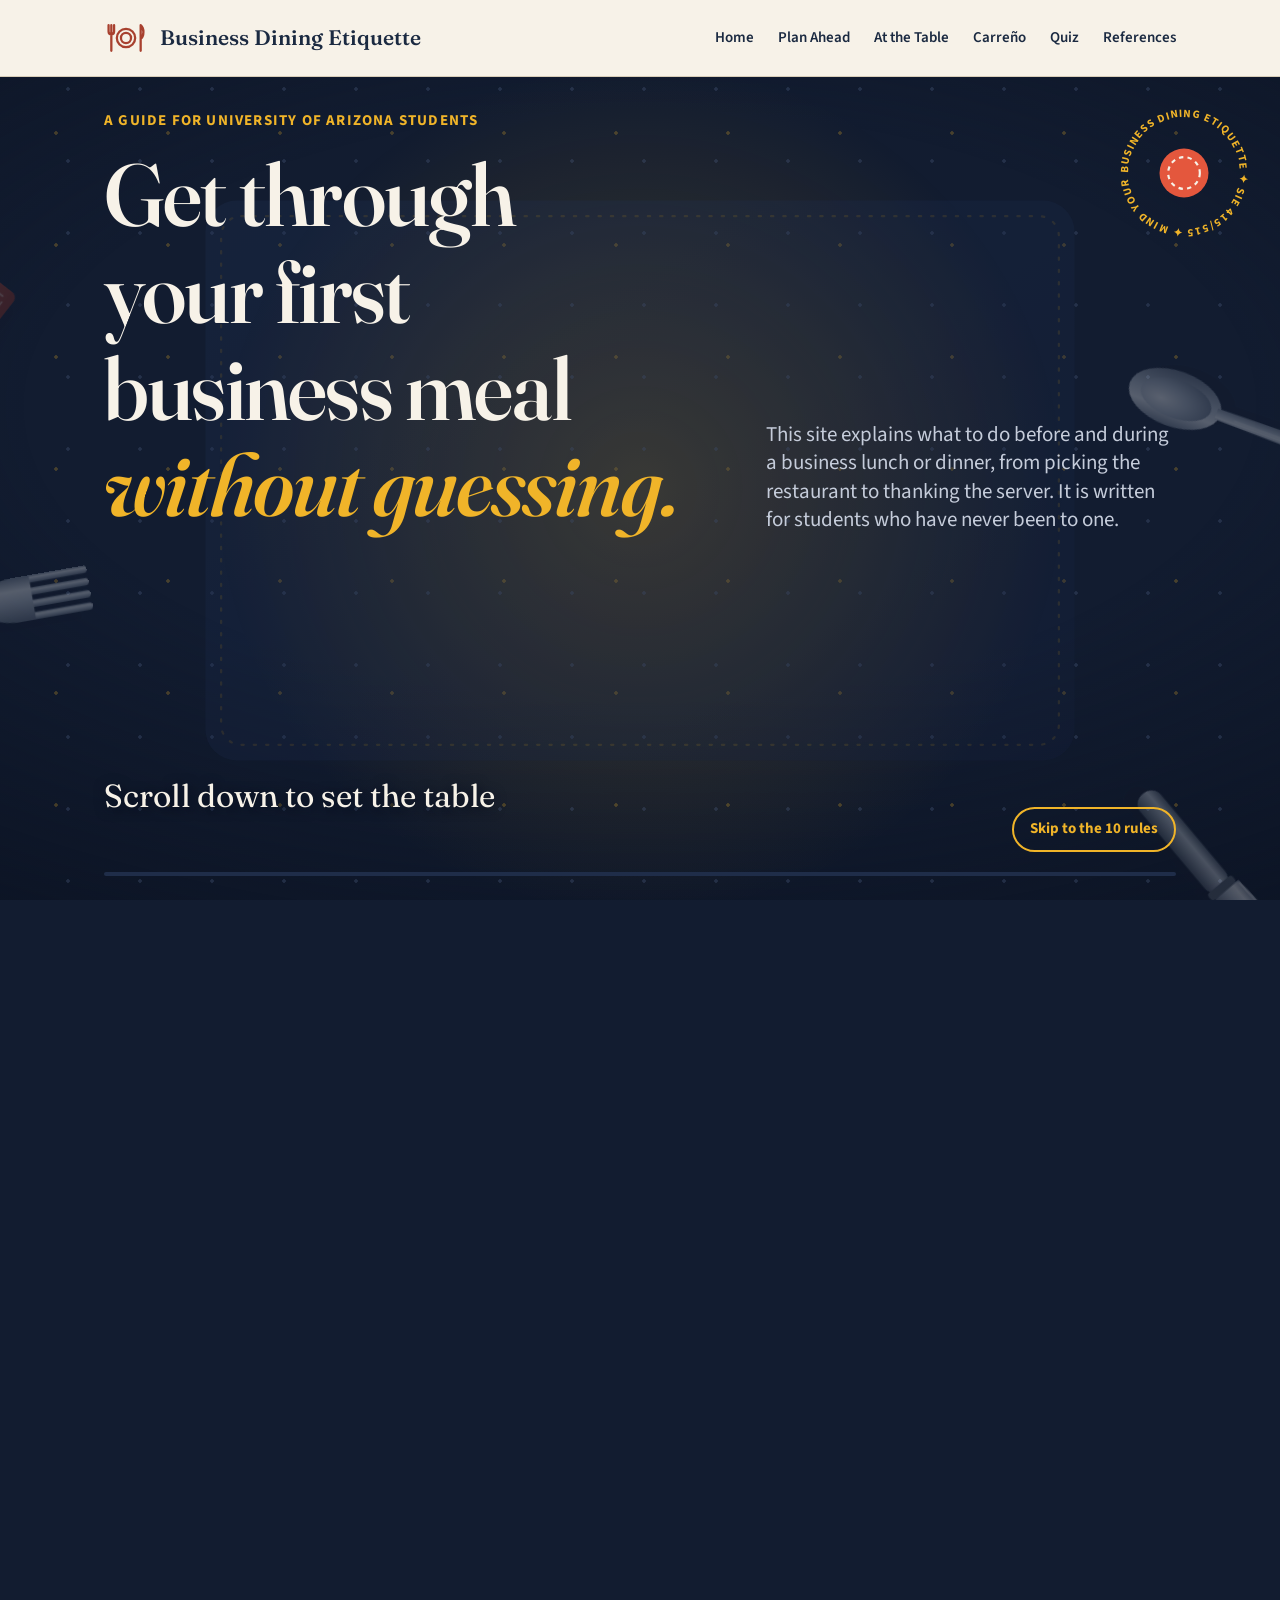
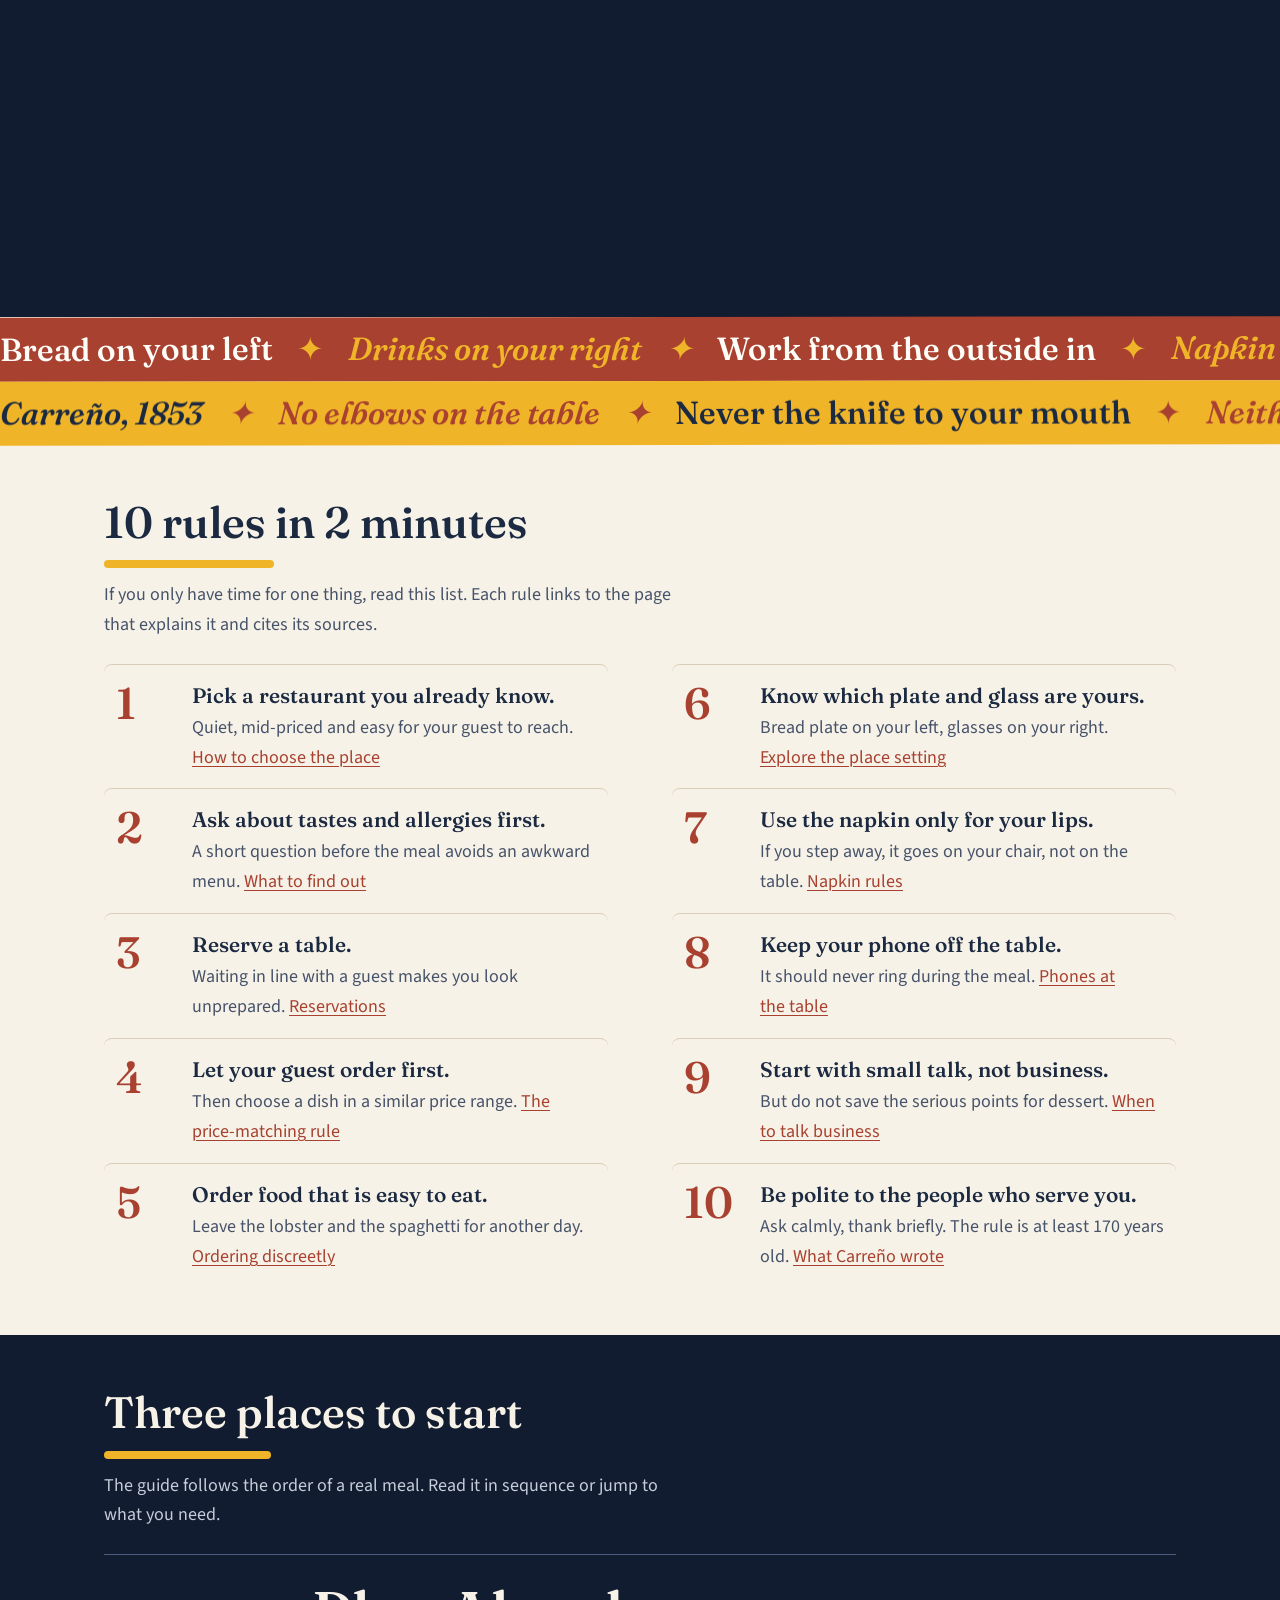
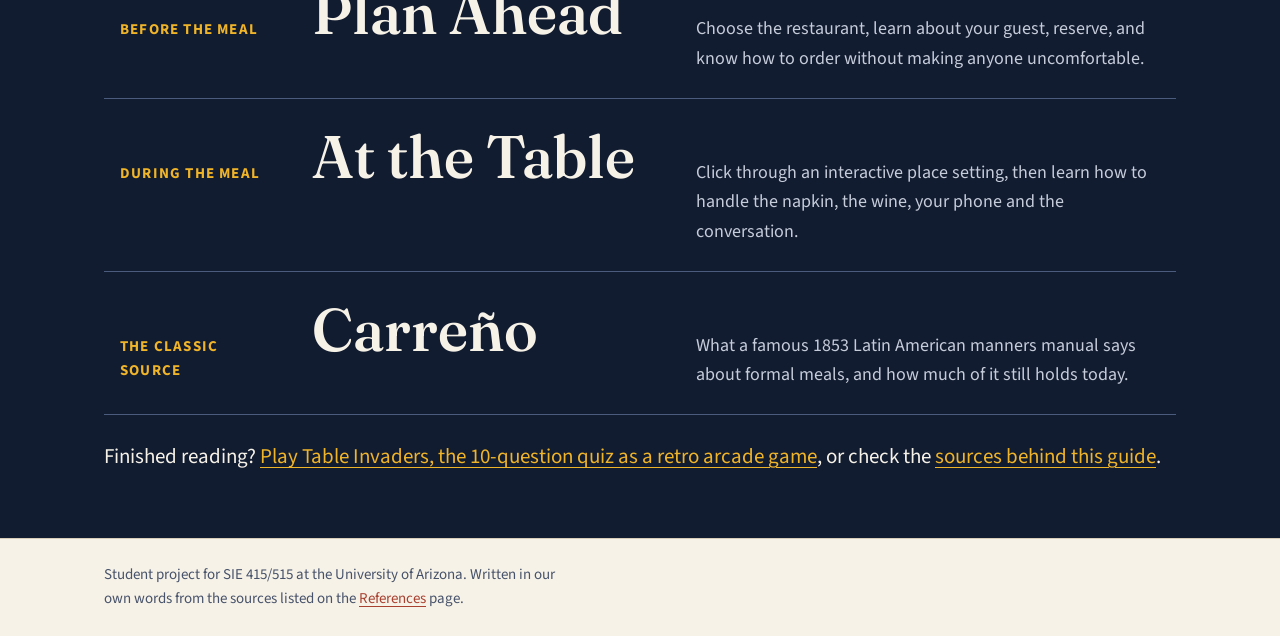
<file: index.html>
<!DOCTYPE html>
<html lang="en">
<head>
  <meta charset="utf-8">
  <meta name="viewport" content="width=device-width, initial-scale=1">
  <title>Business Dining Etiquette: a short guide for students</title>
  <meta name="description" content="A short, practical guide to business lunch and dinner etiquette for University of Arizona students: planning the meal, reading the place setting, and behaving well at the table.">
  <link rel="icon" href="images/favicon.svg" type="image/svg+xml">
  <link rel="preconnect" href="https://fonts.googleapis.com">
  <link rel="preconnect" href="https://fonts.gstatic.com" crossorigin>
  <link href="https://fonts.googleapis.com/css2?family=Fraunces:opsz,wght@9..144,400..700&amp;family=Source+Sans+3:ital,wght@0,400;0,600;0,700;1,400&amp;display=swap" rel="stylesheet">
  <link rel="stylesheet" href="css/tokens.css">
  <link rel="stylesheet" href="css/site.css">
  <script src="js/header.js" defer></script>
  <script src="js/scene.js" defer></script>
  <script src="js/motion.js" defer></script>
  <script src="js/fx.js" defer></script>
</head>
<body data-page="index">
  <!-- SHARED HEADER START -->
  <a class="skip-link" href="#main">Skip to content</a>
  <header class="site-header">
    <div class="wrap header-inner">
      <a class="brand" href="index.html">
        <svg class="brand-mark" viewBox="0 0 48 48" aria-hidden="true" focusable="false">
          <g class="art-accent-line">
            <circle cx="24" cy="24" r="10"/>
            <circle cx="24" cy="24" r="5.5"/>
            <path d="M8 10v28M5 10v7a3 3 0 0 0 6 0v-7"/>
            <path d="M40 38V10c4 3 4 12 0 15"/>
          </g>
        </svg>
        <span>Business Dining Etiquette</span>
      </a>
      <nav aria-label="Main">
        <ul class="nav-list">
          <li><a href="index.html">Home</a></li>
          <li><a href="plan-ahead.html">Plan Ahead</a></li>
          <li><a href="at-the-table.html">At the Table</a></li>
          <li><a href="carreno.html">Carreño</a></li>
          <li><a href="quiz.html">Quiz</a></li>
          <li><a href="references.html">References</a></li>
        </ul>
      </nav>
    </div>
  </header>
  <!-- SHARED HEADER END -->

    <main id="main">

    <section class="scene" data-scene aria-labelledby="page-title">
      <div class="scene-pin">
        <div class="wrap scene-inner">
          <div class="scene-copy">
            <div>
              <p class="eyebrow">A guide for University of Arizona students</p>
              <h1 id="page-title">Get through your first business meal <em>without guessing.</em></h1>
            </div>
            <p class="lede">This site explains what to do before and during a business lunch or dinner, from picking the restaurant to thanking the server. It is written for students who have never been to one.</p>
          </div>
          <p class="scene-shout" aria-hidden="true" data-scene-shout></p>
          <div class="scene-table">
            <svg class="scene-art" viewBox="0 0 1000 520" role="img" aria-labelledby="scene-title">
            <title id="scene-title">A place setting seen from above: dinner plate in the center, napkin and two forks on the left, knife and spoon on the right, bread plate at the upper left, dessert fork and spoon above the plate, water and wine glasses at the upper right.</title>
            <defs>
              <filter id="sh" x="-30%" y="-30%" width="160%" height="170%">
                <feDropShadow dx="0" dy="12" stdDeviation="11" flood-color="#000" flood-opacity="0.5"/>
              </filter>
              <filter id="sh-soft" x="-30%" y="-30%" width="160%" height="170%">
                <feDropShadow dx="0" dy="6" stdDeviation="6" flood-color="#000" flood-opacity="0.45"/>
              </filter>
              <filter id="linen" x="0" y="0" width="100%" height="100%">
                <feTurbulence type="fractalNoise" baseFrequency="0.9 0.35" numOctaves="2" seed="7" result="n"/>
                <feColorMatrix in="n" type="matrix" values="0 0 0 0 1  0 0 0 0 1  0 0 0 0 1  0 0 0 0.16 0" result="grain"/>
                <feComposite in="grain" in2="SourceGraphic" operator="in" result="g2"/>
                <feMerge><feMergeNode in="SourceGraphic"/><feMergeNode in="g2"/></feMerge>
              </filter>
              <radialGradient id="gPlate" cx="38%" cy="30%" r="80%">
                <stop offset="0" stop-color="#FFFFFF"/><stop offset="0.55" stop-color="#F6F1E6"/><stop offset="1" stop-color="#CFC6B3"/>
              </radialGradient>
              <radialGradient id="gWell" cx="50%" cy="50%" r="50%">
                <stop offset="0" stop-color="#FDFBF6"/><stop offset="0.8" stop-color="#F3EEE2"/><stop offset="1" stop-color="#D8D0BF"/>
              </radialGradient>
              <linearGradient id="gSteel" x1="0" y1="0" x2="1" y2="0">
                <stop offset="0" stop-color="#7F8A9A"/><stop offset="0.3" stop-color="#F7F9FB"/><stop offset="0.55" stop-color="#C6CED8"/><stop offset="1" stop-color="#6C7686"/>
              </linearGradient>
              <linearGradient id="gSteelDark" x1="0" y1="0" x2="1" y2="0">
                <stop offset="0" stop-color="#5E6877"/><stop offset="0.35" stop-color="#D5DBE3"/><stop offset="1" stop-color="#4E5765"/>
              </linearGradient>
              <radialGradient id="gBowl" cx="40%" cy="30%" r="75%">
                <stop offset="0" stop-color="#FFFFFF"/><stop offset="0.5" stop-color="#B9C2CE"/><stop offset="1" stop-color="#737E8E"/>
              </radialGradient>
              <linearGradient id="gGold" x1="0" y1="0" x2="1" y2="0">
                <stop offset="0" stop-color="#9A6A0E"/><stop offset="0.3" stop-color="#FFE59A"/><stop offset="0.6" stop-color="#E6A91F"/><stop offset="1" stop-color="#8C5C08"/>
              </linearGradient>
              <radialGradient id="gGoldBowl" cx="40%" cy="30%" r="75%">
                <stop offset="0" stop-color="#FFF3C4"/><stop offset="0.5" stop-color="#E6A91F"/><stop offset="1" stop-color="#8C5C08"/>
              </radialGradient>
              <linearGradient id="gNapkin" x1="0" y1="0" x2="1" y2="0">
                <stop offset="0" stop-color="#B63A25"/><stop offset="0.45" stop-color="#E9603F"/><stop offset="0.62" stop-color="#D44B30"/><stop offset="1" stop-color="#A93320"/>
              </linearGradient>
              <radialGradient id="gWater" cx="38%" cy="32%" r="75%">
                <stop offset="0" stop-color="#E9F7FC"/><stop offset="0.6" stop-color="#9CCBE0"/><stop offset="1" stop-color="#4F8FAE"/>
              </radialGradient>
              <radialGradient id="gWine" cx="38%" cy="32%" r="75%">
                <stop offset="0" stop-color="#D8483B"/><stop offset="0.55" stop-color="#8E1820"/><stop offset="1" stop-color="#4A0A12"/>
              </radialGradient>
              <radialGradient id="gBread" cx="40%" cy="30%" r="80%">
                <stop offset="0" stop-color="#FBE0A0"/><stop offset="0.6" stop-color="#D9A04A"/><stop offset="1" stop-color="#9C6520"/>
              </radialGradient>
              <radialGradient id="gSoup" cx="40%" cy="32%" r="78%">
                <stop offset="0" stop-color="#FFD08A"/><stop offset="0.55" stop-color="#E9822E"/><stop offset="1" stop-color="#A84A14"/>
              </radialGradient>
              <linearGradient id="gScreen" x1="0" y1="0" x2="1" y2="1">
                <stop offset="0" stop-color="#3B6FD8"/><stop offset="1" stop-color="#9CCBE0"/>
              </linearGradient>
              <linearGradient id="gMat" x1="0" y1="0" x2="1" y2="1">
                <stop offset="0" stop-color="#24365A"/><stop offset="1" stop-color="#172340"/>
              </linearGradient>
            </defs>
            <g class="sc-mat">
              <rect x="112" y="10" width="776" height="500" rx="28" fill="url(#gMat)"/>
              <rect x="126" y="24" width="748" height="472" rx="18" fill="none" stroke="#F0B429" stroke-opacity="0.45" stroke-width="2" stroke-dasharray="2 9" stroke-linecap="round"/>
            </g>
            <g class="pc" data-key="dinner-plate" data-seq="0" data-depth="0.5" data-from="0,560,-40"><g class="pc-shadow" transform="translate(7 11)"><circle cx="500" cy="300" r="150" fill="url(#gPlate)"/><circle cx="500" cy="300" r="142.5" fill="none" stroke="#D9A441" stroke-width="2.7"/><circle cx="500" cy="300" r="103.5" fill="url(#gWell)"/><circle cx="500" cy="300" r="103.5" fill="none" stroke="#000" stroke-opacity="0.1" stroke-width="3"/><path d="M380 255A128.2 128.2 0 0 1 462.5 177.3" fill="none" stroke="#fff" stroke-opacity="0.85" stroke-width="4.5" stroke-linecap="round"/></g><circle cx="500" cy="300" r="150" fill="url(#gPlate)"/><circle cx="500" cy="300" r="142.5" fill="none" stroke="#D9A441" stroke-width="2.7"/><circle cx="500" cy="300" r="103.5" fill="url(#gWell)"/><circle cx="500" cy="300" r="103.5" fill="none" stroke="#000" stroke-opacity="0.1" stroke-width="3"/><path d="M380 255A128.2 128.2 0 0 1 462.5 177.3" fill="none" stroke="#fff" stroke-opacity="0.85" stroke-width="4.5" stroke-linecap="round"/></g>
            <g class="pc" data-key="napkin" data-seq="1" data-depth="1.3" data-from="-380,-140,38"><g class="pc-shadow" transform="translate(7 11)"><g><rect x="150" y="178" width="96" height="274" rx="6" fill="url(#gNapkin)"/></g><rect x="208" y="178" width="38" height="274" rx="6" fill="#000" fill-opacity="0.14"/><path d="M208 178v274" stroke="#7E2416" stroke-width="2"/><rect x="158" y="186" width="80" height="258" rx="3" fill="none" stroke="#FFE7D6" stroke-opacity="0.55" stroke-width="1.5" stroke-dasharray="5 5"/></g><g><rect x="150" y="178" width="96" height="274" rx="6" fill="url(#gNapkin)"/></g><rect x="208" y="178" width="38" height="274" rx="6" fill="#000" fill-opacity="0.14"/><path d="M208 178v274" stroke="#7E2416" stroke-width="2"/><rect x="158" y="186" width="80" height="258" rx="3" fill="none" stroke="#FFE7D6" stroke-opacity="0.55" stroke-width="1.5" stroke-dasharray="5 5"/></g>
            <g class="pc" data-key="salad-fork" data-seq="2" data-depth="1.0" data-from="-160,360,-115"><g class="pc-shadow" transform="translate(7 11)"><g fill="url(#gSteel)"><rect x="263" y="212" width="5.8" height="72" rx="2.9"/><rect x="272.4" y="212" width="5.8" height="72" rx="2.9"/><rect x="281.8" y="212" width="5.8" height="72" rx="2.9"/><rect x="291.2" y="212" width="5.8" height="72" rx="2.9"/><path d="M263 264h34v14c0 26-11 30-11 44h-12c0-14-11-18-11-44z"/><path d="M274 318h12l3 122a9 9 0 0 1-18 0z"/></g><path d="M278 336v80" fill="none" stroke="#fff" stroke-opacity="0.55" stroke-width="2" stroke-linecap="round"/></g><g fill="url(#gSteel)"><rect x="263" y="212" width="5.8" height="72" rx="2.9"/><rect x="272.4" y="212" width="5.8" height="72" rx="2.9"/><rect x="281.8" y="212" width="5.8" height="72" rx="2.9"/><rect x="291.2" y="212" width="5.8" height="72" rx="2.9"/><path d="M263 264h34v14c0 26-11 30-11 44h-12c0-14-11-18-11-44z"/><path d="M274 318h12l3 122a9 9 0 0 1-18 0z"/></g><path d="M278 336v80" fill="none" stroke="#fff" stroke-opacity="0.55" stroke-width="2" stroke-linecap="round"/></g>
            <g class="pc" data-key="dinner-fork" data-seq="3" data-depth="0.8" data-from="-470,70,80"><g class="pc-shadow" transform="translate(7 11)"><g fill="url(#gSteel)"><rect x="312" y="168" width="6.8" height="72" rx="3.4"/><rect x="323.1" y="168" width="6.8" height="72" rx="3.4"/><rect x="334.1" y="168" width="6.8" height="72" rx="3.4"/><rect x="345.2" y="168" width="6.8" height="72" rx="3.4"/><path d="M312 220h40v14c0 26-14 30-14 44h-12c0-14-14-18-14-44z"/><path d="M326 274h12l3 166a9 9 0 0 1-18 0z"/></g><path d="M330 292v124" fill="none" stroke="#fff" stroke-opacity="0.55" stroke-width="2" stroke-linecap="round"/></g><g fill="url(#gSteel)"><rect x="312" y="168" width="6.8" height="72" rx="3.4"/><rect x="323.1" y="168" width="6.8" height="72" rx="3.4"/><rect x="334.1" y="168" width="6.8" height="72" rx="3.4"/><rect x="345.2" y="168" width="6.8" height="72" rx="3.4"/><path d="M312 220h40v14c0 26-14 30-14 44h-12c0-14-14-18-14-44z"/><path d="M326 274h12l3 166a9 9 0 0 1-18 0z"/></g><path d="M330 292v124" fill="none" stroke="#fff" stroke-opacity="0.55" stroke-width="2" stroke-linecap="round"/></g>
            <g class="pc" data-key="knife" data-seq="4" data-depth="0.9" data-from="360,330,140"><g class="pc-shadow" transform="translate(7 11)"><path d="M685 168c-34 40-30 136.3-27 170.4h27z" fill="url(#gSteel)"/><path d="M681 182c-26 44-24 127.8-22 154.4" fill="none" stroke="#fff" stroke-opacity="0.6" stroke-width="2"/><rect x="662" y="341.4" width="24" height="110.6" rx="11" fill="url(#gSteelDark)"/><rect x="660" y="338.4" width="28" height="8" rx="3" fill="#59626F"/></g><path d="M685 168c-34 40-30 136.3-27 170.4h27z" fill="url(#gSteel)"/><path d="M681 182c-26 44-24 127.8-22 154.4" fill="none" stroke="#fff" stroke-opacity="0.6" stroke-width="2"/><rect x="662" y="341.4" width="24" height="110.6" rx="11" fill="url(#gSteelDark)"/><rect x="660" y="338.4" width="28" height="8" rx="3" fill="#59626F"/></g>
            <g class="pc" data-key="spoon" data-seq="5" data-depth="1.2" data-from="330,-100,-70"><g class="pc-shadow" transform="translate(7 11)"><ellipse cx="738" cy="219" rx="25" ry="43" fill="url(#gSteel)"/><ellipse cx="738" cy="220" rx="17" ry="33" fill="url(#gBowl)"/><path d="M733 258h10l3 182a8 8 0 0 1-16 0z" fill="url(#gSteel)"/><path d="M737 276v146" fill="none" stroke="#fff" stroke-opacity="0.5" stroke-width="2" stroke-linecap="round"/></g><ellipse cx="738" cy="219" rx="25" ry="43" fill="url(#gSteel)"/><ellipse cx="738" cy="220" rx="17" ry="33" fill="url(#gBowl)"/><path d="M733 258h10l3 182a8 8 0 0 1-16 0z" fill="url(#gSteel)"/><path d="M737 276v146" fill="none" stroke="#fff" stroke-opacity="0.5" stroke-width="2" stroke-linecap="round"/></g>
            <g class="pc" data-key="bread-plate" data-seq="6" data-depth="1.5" data-from="-300,-360,0"><g class="pc-shadow" transform="translate(7 11)"><circle cx="215" cy="92" r="64" fill="url(#gPlate)"/><circle cx="215" cy="92" r="60.8" fill="none" stroke="#D9A441" stroke-width="1.5"/><circle cx="215" cy="92" r="44.2" fill="url(#gWell)"/><circle cx="215" cy="92" r="44.2" fill="none" stroke="#000" stroke-opacity="0.1" stroke-width="3"/><path d="M163.8 72.8A54.7 54.7 0 0 1 199 39.6" fill="none" stroke="#fff" stroke-opacity="0.85" stroke-width="2" stroke-linecap="round"/><ellipse cx="208" cy="96" rx="30" ry="20" fill="url(#gBread)"/><path d="M194 90l8 10M205 86l8 12M216 86l7 10" stroke="#8C5A17" stroke-opacity="0.7" stroke-width="2.5" stroke-linecap="round"/><g transform="rotate(-62 243 78)"><rect x="239" y="48" width="9" height="34" rx="4.5" fill="url(#gSteel)"/><rect x="238" y="80" width="11" height="30" rx="5" fill="url(#gSteelDark)"/></g></g><circle cx="215" cy="92" r="64" fill="url(#gPlate)"/><circle cx="215" cy="92" r="60.8" fill="none" stroke="#D9A441" stroke-width="1.5"/><circle cx="215" cy="92" r="44.2" fill="url(#gWell)"/><circle cx="215" cy="92" r="44.2" fill="none" stroke="#000" stroke-opacity="0.1" stroke-width="3"/><path d="M163.8 72.8A54.7 54.7 0 0 1 199 39.6" fill="none" stroke="#fff" stroke-opacity="0.85" stroke-width="2" stroke-linecap="round"/><ellipse cx="208" cy="96" rx="30" ry="20" fill="url(#gBread)"/><path d="M194 90l8 10M205 86l8 12M216 86l7 10" stroke="#8C5A17" stroke-opacity="0.7" stroke-width="2.5" stroke-linecap="round"/><g transform="rotate(-62 243 78)"><rect x="239" y="48" width="9" height="34" rx="4.5" fill="url(#gSteel)"/><rect x="238" y="80" width="11" height="30" rx="5" fill="url(#gSteelDark)"/></g></g>
            <g class="pc" data-key="dessert" data-seq="7" data-depth="1.1" data-from="70,-330,200"><g class="pc-shadow" transform="translate(7 11)"><g transform="translate(500 92) rotate(90) scale(0.56)"><g fill="url(#gGold)"><rect x="-15" y="-120" width="5.1" height="72" rx="2.6"/><rect x="-6.7" y="-120" width="5.1" height="72" rx="2.6"/><rect x="1.6" y="-120" width="5.1" height="72" rx="2.6"/><rect x="9.9" y="-120" width="5.1" height="72" rx="2.6"/><path d="M-15 -68h30v14c0 26-9 30-9 44h-12c0-14-9-18-9-44z"/><path d="M-6 -14h12l3 122a9 9 0 0 1-18 0z"/></g><path d="M-2 4v80" fill="none" stroke="#fff" stroke-opacity="0.55" stroke-width="2" stroke-linecap="round"/></g><g transform="translate(500 132) rotate(-90) scale(0.56)"><ellipse cx="0" cy="-77" rx="25" ry="43" fill="url(#gGold)"/><ellipse cx="0" cy="-76" rx="17" ry="33" fill="url(#gGoldBowl)"/><path d="M-5 -38h10l3 146a8 8 0 0 1-16 0z" fill="url(#gGold)"/><path d="M-1 -20v110" fill="none" stroke="#fff" stroke-opacity="0.5" stroke-width="2" stroke-linecap="round"/></g></g><g transform="translate(500 92) rotate(90) scale(0.56)"><g fill="url(#gGold)"><rect x="-15" y="-120" width="5.1" height="72" rx="2.6"/><rect x="-6.7" y="-120" width="5.1" height="72" rx="2.6"/><rect x="1.6" y="-120" width="5.1" height="72" rx="2.6"/><rect x="9.9" y="-120" width="5.1" height="72" rx="2.6"/><path d="M-15 -68h30v14c0 26-9 30-9 44h-12c0-14-9-18-9-44z"/><path d="M-6 -14h12l3 122a9 9 0 0 1-18 0z"/></g><path d="M-2 4v80" fill="none" stroke="#fff" stroke-opacity="0.55" stroke-width="2" stroke-linecap="round"/></g><g transform="translate(500 132) rotate(-90) scale(0.56)"><ellipse cx="0" cy="-77" rx="25" ry="43" fill="url(#gGold)"/><ellipse cx="0" cy="-76" rx="17" ry="33" fill="url(#gGoldBowl)"/><path d="M-5 -38h10l3 146a8 8 0 0 1-16 0z" fill="url(#gGold)"/><path d="M-1 -20v110" fill="none" stroke="#fff" stroke-opacity="0.5" stroke-width="2" stroke-linecap="round"/></g></g>
            <g class="pc" data-key="water-glass" data-seq="8" data-depth="1.6" data-from="360,-290,0"><g class="pc-shadow" transform="translate(7 11)"><circle cx="712" cy="88" r="52" fill="#FFFFFF" fill-opacity="0.12" stroke="#E8EEF5" stroke-opacity="0.9" stroke-width="4"/><circle class="sc-liquid" cx="712" cy="88" r="38.5" fill="url(#gWater)"/><ellipse cx="696.4" cy="72.4" rx="10.4" ry="5.2" fill="#fff" fill-opacity="0.6" transform="rotate(-35 696.4 72.4)"/></g><circle cx="712" cy="88" r="52" fill="#FFFFFF" fill-opacity="0.12" stroke="#E8EEF5" stroke-opacity="0.9" stroke-width="4"/><circle class="sc-liquid" cx="712" cy="88" r="38.5" fill="url(#gWater)"/><ellipse cx="696.4" cy="72.4" rx="10.4" ry="5.2" fill="#fff" fill-opacity="0.6" transform="rotate(-35 696.4 72.4)"/></g>
            <g class="pc" data-key="wine-glass" data-seq="9" data-depth="1.9" data-from="470,-50,0"><g class="pc-shadow" transform="translate(7 11)"><circle cx="818" cy="144" r="43" fill="#FFFFFF" fill-opacity="0.12" stroke="#E8EEF5" stroke-opacity="0.9" stroke-width="4"/><circle class="sc-liquid" cx="818" cy="144" r="31.8" fill="url(#gWine)"/><ellipse cx="805.1" cy="131.1" rx="8.6" ry="4.3" fill="#fff" fill-opacity="0.6" transform="rotate(-35 805.1 131.1)"/></g><circle cx="818" cy="144" r="43" fill="#FFFFFF" fill-opacity="0.12" stroke="#E8EEF5" stroke-opacity="0.9" stroke-width="4"/><circle class="sc-liquid" cx="818" cy="144" r="31.8" fill="url(#gWine)"/><ellipse cx="805.1" cy="131.1" rx="8.6" ry="4.3" fill="#fff" fill-opacity="0.6" transform="rotate(-35 805.1 131.1)"/></g>
            <g aria-hidden="true"><g class="sc-soup"><g class="pc-shadow" transform="translate(7 11)"><g class="sc-soup-part"><circle cx="500" cy="300" r="98" fill="url(#gPlate)"/><circle cx="500" cy="300" r="76" fill="url(#gSoup)"/><path d="M462 300c6-30 62-34 70-4s-34 40-48 18s14-30 26-18" fill="none" stroke="#FFF1D6" stroke-opacity="0.85" stroke-width="5" stroke-linecap="round"/><circle cx="546" cy="330" r="4" fill="#3F7D3A"/><circle cx="452" cy="330" r="3.5" fill="#3F7D3A"/><circle cx="500" cy="352" r="4" fill="#3F7D3A"/><circle cx="538" cy="262" r="3.5" fill="#3F7D3A"/><circle cx="470" cy="256" r="3" fill="#3F7D3A"/><g class="sc-steam" fill="none" stroke="#fff" stroke-width="5" stroke-linecap="round"><path d="M468 250c-14-20 14-30 0-52"/><path d="M500 242c-14-20 14-30 0-52"/><path d="M532 250c-14-20 14-30 0-52"/></g></g></g><g class="sc-soup-part"><circle cx="500" cy="300" r="98" fill="url(#gPlate)"/><circle cx="500" cy="300" r="76" fill="url(#gSoup)"/><path d="M462 300c6-30 62-34 70-4s-34 40-48 18s14-30 26-18" fill="none" stroke="#FFF1D6" stroke-opacity="0.85" stroke-width="5" stroke-linecap="round"/><circle cx="546" cy="330" r="4" fill="#3F7D3A"/><circle cx="452" cy="330" r="3.5" fill="#3F7D3A"/><circle cx="500" cy="352" r="4" fill="#3F7D3A"/><circle cx="538" cy="262" r="3.5" fill="#3F7D3A"/><circle cx="470" cy="256" r="3" fill="#3F7D3A"/><g class="sc-steam" fill="none" stroke="#fff" stroke-width="5" stroke-linecap="round"><path d="M468 250c-14-20 14-30 0-52"/><path d="M500 242c-14-20 14-30 0-52"/><path d="M532 250c-14-20 14-30 0-52"/></g></g></g><g class="sc-phone"><g class="pc-shadow" transform="translate(7 11)"><g class="sc-phone-part"><rect x="776" y="236" width="92" height="178" rx="16" fill="#0B0F18" stroke="#3A455C" stroke-width="3"/><rect x="783" y="246" width="78" height="158" rx="9" fill="url(#gScreen)"/><rect x="791" y="262" width="62" height="26" rx="6" fill="#fff" fill-opacity="0.92"/><rect x="791" y="296" width="62" height="26" rx="6" fill="#fff" fill-opacity="0.6"/><circle cx="864" cy="240" r="13" fill="#E4573D"/><text x="864" y="245" font-size="14" font-weight="700" fill="#fff" text-anchor="middle" font-family="sans-serif">3</text></g></g><g class="sc-phone-part"><rect x="776" y="236" width="92" height="178" rx="16" fill="#0B0F18" stroke="#3A455C" stroke-width="3"/><rect x="783" y="246" width="78" height="158" rx="9" fill="url(#gScreen)"/><rect x="791" y="262" width="62" height="26" rx="6" fill="#fff" fill-opacity="0.92"/><rect x="791" y="296" width="62" height="26" rx="6" fill="#fff" fill-opacity="0.6"/><circle cx="864" cy="240" r="13" fill="#E4573D"/><text x="864" y="245" font-size="14" font-weight="700" fill="#fff" text-anchor="middle" font-family="sans-serif">3</text></g></g></g>
            <g class="sc-labels" aria-hidden="true"><text x="198" y="484">NAPKIN</text><text x="306" y="484">FORKS</text><text x="708" y="484">KNIFE AND SPOON</text><text x="322" y="98">BREAD</text><text x="500" y="60">DESSERT</text><text x="712" y="166">WATER</text><text x="840" y="214">WINE</text></g>
          </svg>
          </div>
          <a class="scene-skip" href="#rules-title">Skip to the 10 rules</a>
          <div class="scene-foot" aria-hidden="true">
            <p class="scene-caption" data-scene-caption></p>
            <div class="scene-meter"><span data-scene-meter></span></div>
          </div>
        </div>
      </div>
    </section>

    <div class="marquee">
      <ul class="marquee-track"><li>Bread on your left</li><li>Drinks on your right</li><li>Work from the outside in</li><li>Napkin on your lap</li><li>Phone off the table</li><li>Let your guest order first</li><li>Thank your server</li></ul>
      <ul class="marquee-track" aria-hidden="true"><li>Bread on your left</li><li>Drinks on your right</li><li>Work from the outside in</li><li>Napkin on your lap</li><li>Phone off the table</li><li>Let your guest order first</li><li>Thank your server</li></ul>
    </div>
    <div class="marquee marquee-alt">
      <ul class="marquee-track"><li>Carreño, 1853</li><li>No elbows on the table</li><li>Never the knife to your mouth</li><li>Neither too fast nor too slow</li><li>Never a harsh word to a server</li><li>Offer a dish only once</li><li>Bread is broken by hand</li></ul>
      <ul class="marquee-track" aria-hidden="true"><li>Carreño, 1853</li><li>No elbows on the table</li><li>Never the knife to your mouth</li><li>Neither too fast nor too slow</li><li>Never a harsh word to a server</li><li>Offer a dish only once</li><li>Bread is broken by hand</li></ul>
    </div>

    <div class="wrap">

      <section class="section" aria-labelledby="rules-title">
        <div class="section-head">
          <h2 id="rules-title">10 rules in 2 minutes</h2>
          <p>If you only have time for one thing, read this list. Each rule links to the page that explains it and cites its sources.</p>
        </div>
        <ol class="rules">
          <li>
            <div>
              <h3>Pick a restaurant you already know.</h3>
              <p>Quiet, mid-priced and easy for your guest to reach. <a href="plan-ahead.html#choose-place">How to choose the place</a></p>
            </div>
          </li>
          <li>
            <div>
              <h3>Ask about tastes and allergies first.</h3>
              <p>A short question before the meal avoids an awkward menu. <a href="plan-ahead.html#know-guest">What to find out</a></p>
            </div>
          </li>
          <li>
            <div>
              <h3>Reserve a table.</h3>
              <p>Waiting in line with a guest makes you look unprepared. <a href="plan-ahead.html#reserve">Reservations</a></p>
            </div>
          </li>
          <li>
            <div>
              <h3>Let your guest order first.</h3>
              <p>Then choose a dish in a similar price range. <a href="plan-ahead.html#price">The price-matching rule</a></p>
            </div>
          </li>
          <li>
            <div>
              <h3>Order food that is easy to eat.</h3>
              <p>Leave the lobster and the spaghetti for another day. <a href="at-the-table.html#ordering">Ordering discreetly</a></p>
            </div>
          </li>
          <li>
            <div>
              <h3>Know which plate and glass are yours.</h3>
              <p>Bread plate on your left, glasses on your right. <a href="at-the-table.html#place-setting">Explore the place setting</a></p>
            </div>
          </li>
          <li>
            <div>
              <h3>Use the napkin only for your lips.</h3>
              <p>If you step away, it goes on your chair, not on the table. <a href="at-the-table.html#napkin">Napkin rules</a></p>
            </div>
          </li>
          <li>
            <div>
              <h3>Keep your phone off the table.</h3>
              <p>It should never ring during the meal. <a href="at-the-table.html#phone">Phones at the table</a></p>
            </div>
          </li>
          <li>
            <div>
              <h3>Start with small talk, not business.</h3>
              <p>But do not save the serious points for dessert. <a href="at-the-table.html#conversation">When to talk business</a></p>
            </div>
          </li>
          <li>
            <div>
              <h3>Be polite to the people who serve you.</h3>
              <p>Ask calmly, thank briefly. The rule is at least 170 years old. <a href="carreno.html#servers">What Carreño wrote</a></p>
            </div>
          </li>
        </ol>
      </section>

      <section class="section" aria-labelledby="paths-title">
        <div class="section-head">
          <h2 id="paths-title">Three places to start</h2>
          <p>The guide follows the order of a real meal. Read it in sequence or jump to what you need.</p>
        </div>
        <ol class="paths">
          <li>
            <a href="plan-ahead.html">
              <span class="path-when">Before the meal</span>
              <span class="path-title">Plan Ahead</span>
              <span class="path-text">Choose the restaurant, learn about your guest, reserve, and know how to order without making anyone uncomfortable.</span>
            </a>
          </li>
          <li>
            <a href="at-the-table.html">
              <span class="path-when">During the meal</span>
              <span class="path-title">At the Table</span>
              <span class="path-text">Click through an interactive place setting, then learn how to handle the napkin, the wine, your phone and the conversation.</span>
            </a>
          </li>
          <li>
            <a href="carreno.html">
              <span class="path-when">The classic source</span>
              <span class="path-title">Carreño</span>
              <span class="path-text">What a famous 1853 Latin American manners manual says about formal meals, and how much of it still holds today.</span>
            </a>
          </li>
        </ol>
        <p class="play-cta">Finished reading? <a href="quiz.html">Play Table Invaders, the 10-question quiz as a retro arcade game</a>, or check the <a href="references.html">sources behind this guide</a>.</p>
      </section>

    </div>
  </main>

  <!-- SHARED FOOTER START -->
  <footer class="site-footer">
    <div class="wrap">
      <p>Student project for SIE 415/515 at the University of Arizona. Written in our own words from the sources listed on the <a href="references.html">References</a> page.</p>
    </div>
  </footer>
  <!-- SHARED FOOTER END -->
</body>
</html>
</file>
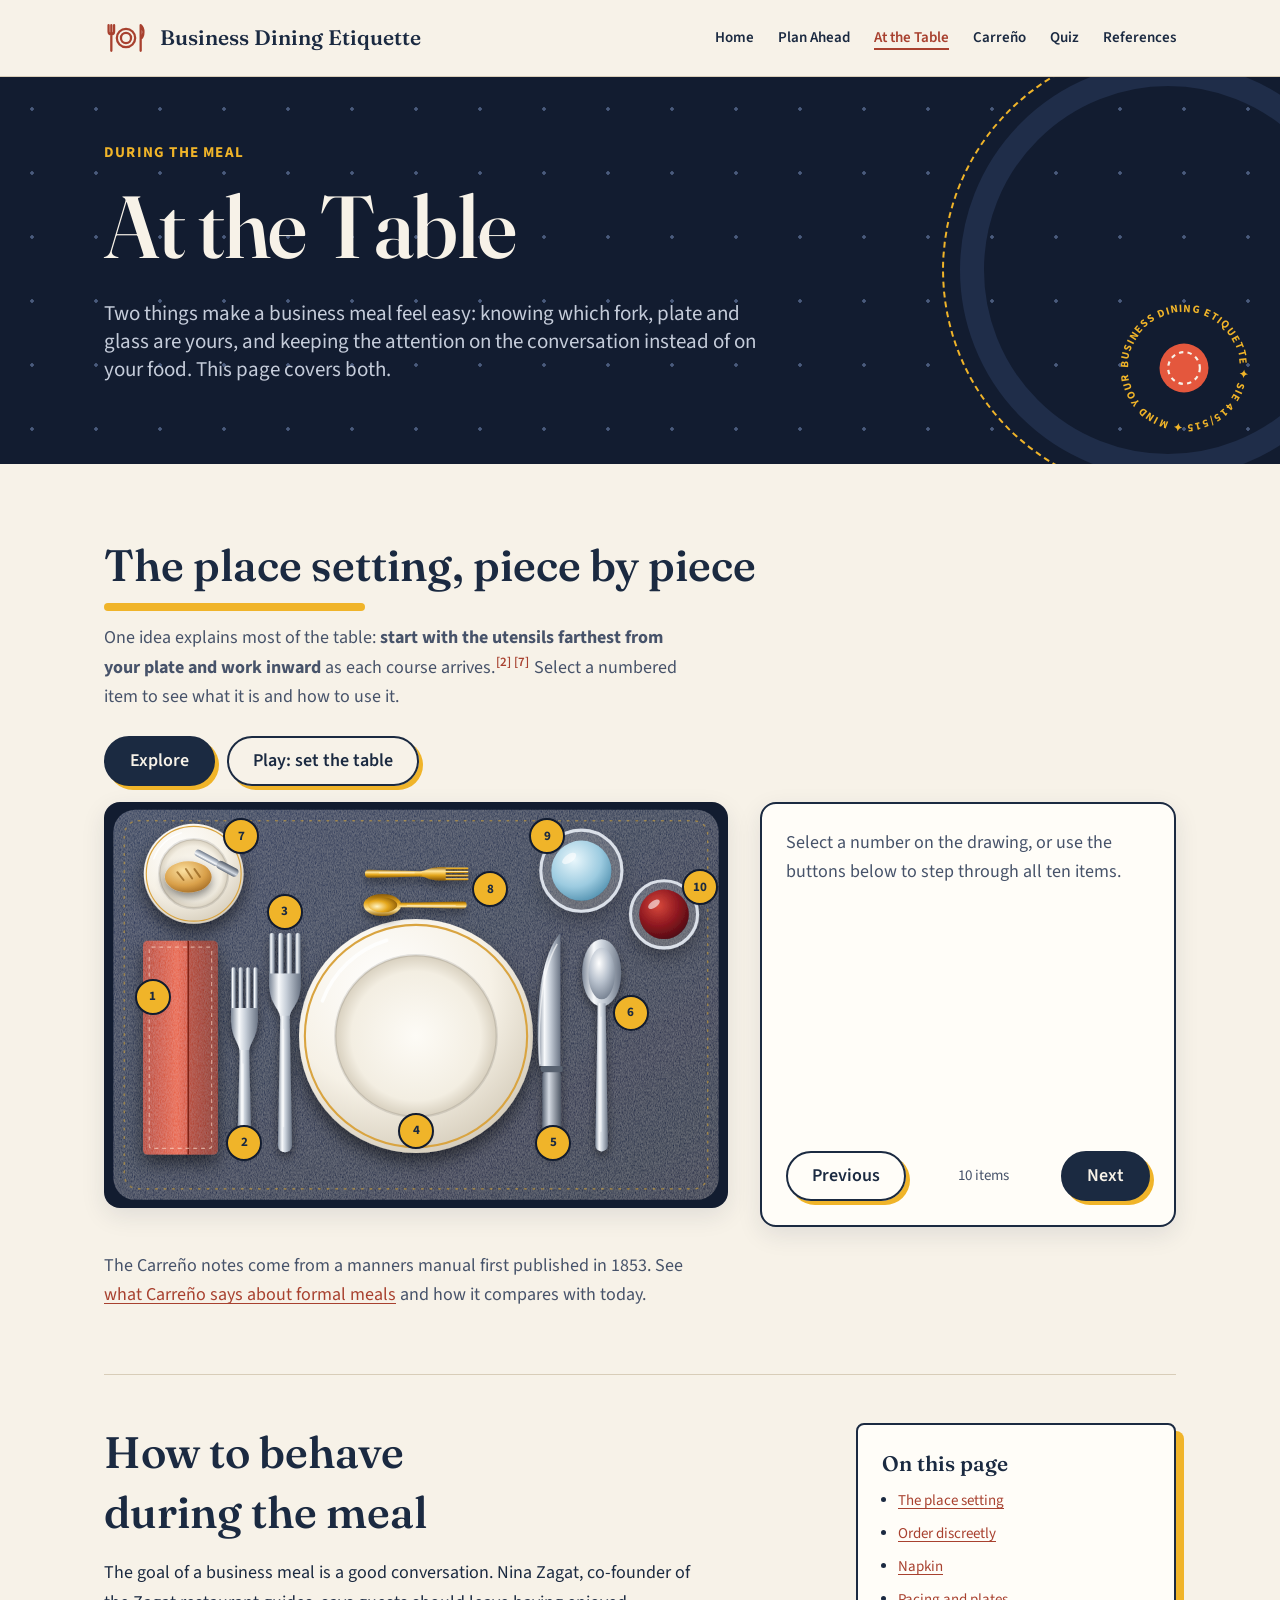
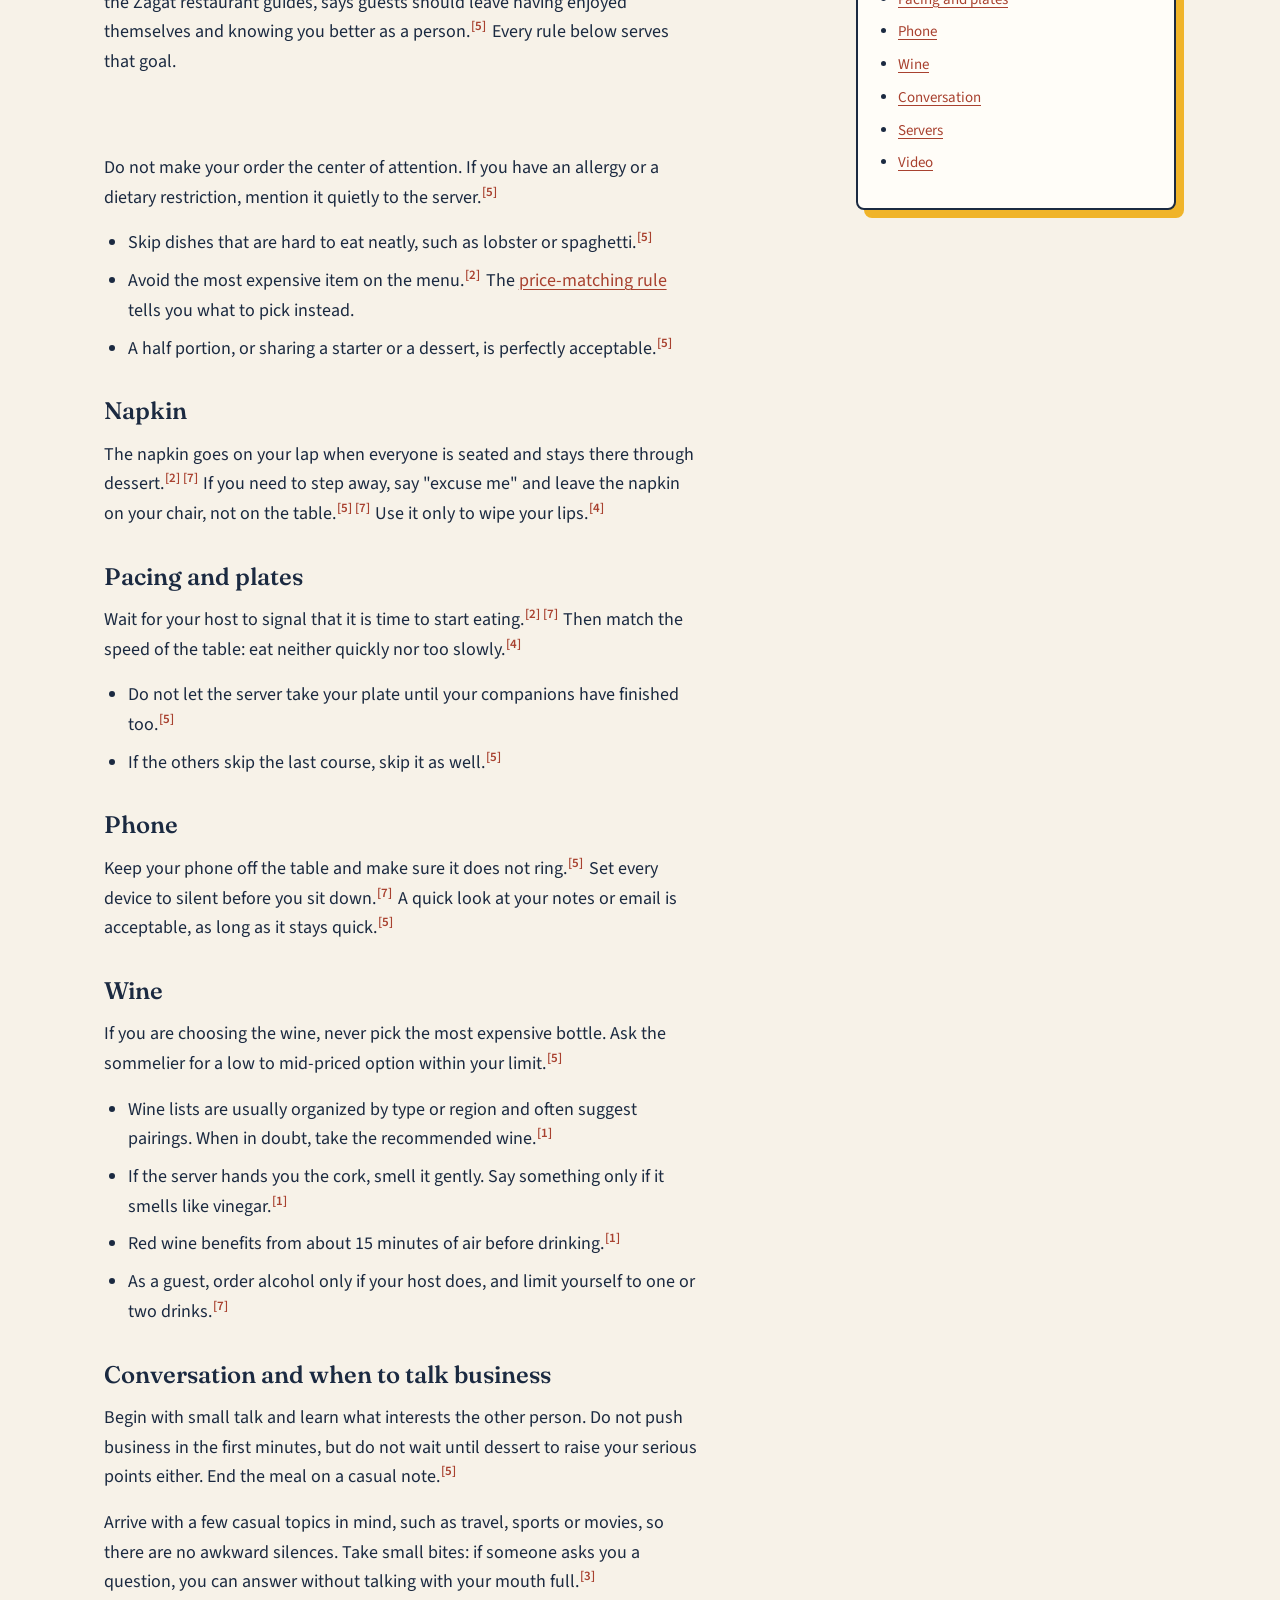
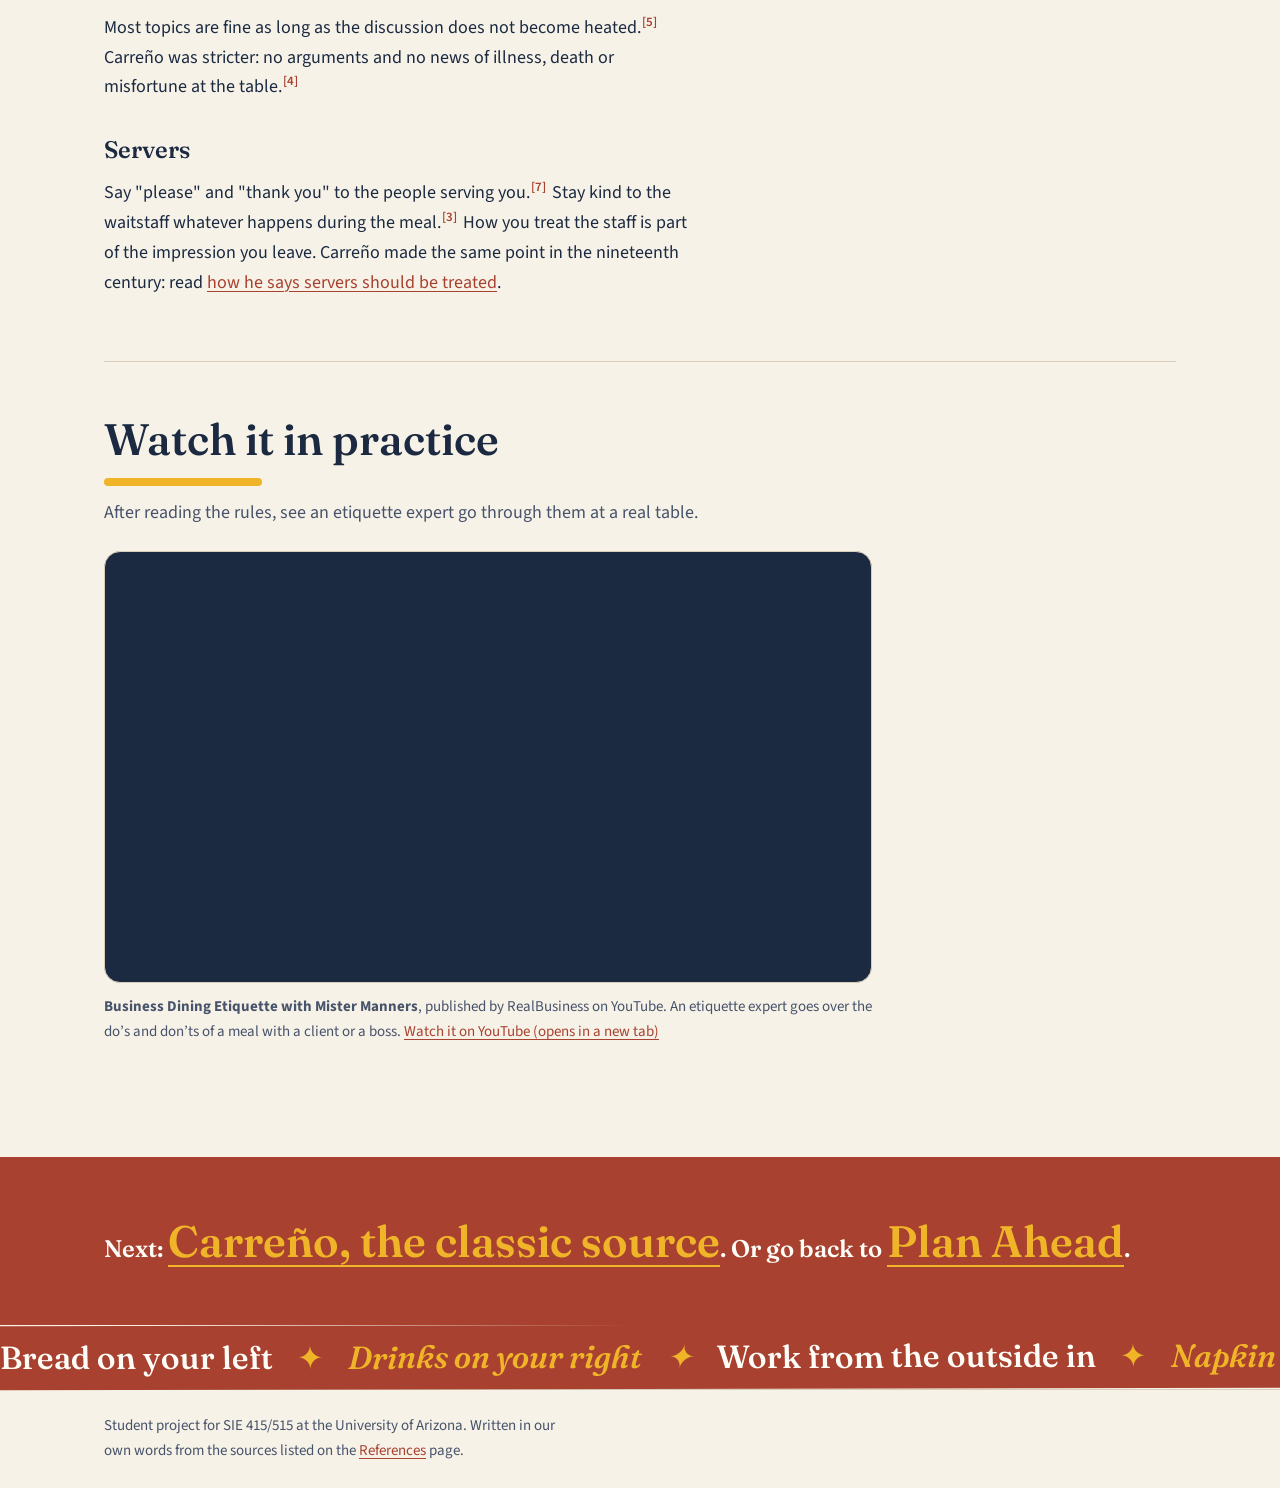
<file: at-the-table.html>
<!DOCTYPE html>
<html lang="en">
<head>
  <meta charset="utf-8">
  <meta name="viewport" content="width=device-width, initial-scale=1">
  <title>At the Table | Business Dining Etiquette</title>
  <meta name="description" content="An interactive place setting and plain rules for a business meal: ordering, the napkin, pacing, phones, wine and conversation.">
  <link rel="icon" href="images/favicon.svg" type="image/svg+xml">
  <link rel="preconnect" href="https://fonts.googleapis.com">
  <link rel="preconnect" href="https://fonts.gstatic.com" crossorigin>
  <link href="https://fonts.googleapis.com/css2?family=Fraunces:opsz,wght@9..144,400..700&amp;family=Source+Sans+3:ital,wght@0,400;0,600;0,700;1,400&amp;display=swap" rel="stylesheet">
  <link rel="stylesheet" href="css/tokens.css">
  <link rel="stylesheet" href="css/site.css">
  <script src="js/header.js" defer></script>
  <script src="js/place-setting.js" defer></script>
  <script src="js/table-game.js" defer></script>
  <script src="js/motion.js" defer></script>
  <script src="js/fx.js" defer></script>
</head>
<body data-page="at-the-table">
  <!-- SHARED HEADER START -->
  <a class="skip-link" href="#main">Skip to content</a>
  <header class="site-header">
    <div class="wrap header-inner">
      <a class="brand" href="index.html">
        <svg class="brand-mark" viewBox="0 0 48 48" aria-hidden="true" focusable="false">
          <g class="art-accent-line">
            <circle cx="24" cy="24" r="10"/>
            <circle cx="24" cy="24" r="5.5"/>
            <path d="M8 10v28M5 10v7a3 3 0 0 0 6 0v-7"/>
            <path d="M40 38V10c4 3 4 12 0 15"/>
          </g>
        </svg>
        <span>Business Dining Etiquette</span>
      </a>
      <nav aria-label="Main">
        <ul class="nav-list">
          <li><a href="index.html">Home</a></li>
          <li><a href="plan-ahead.html">Plan Ahead</a></li>
          <li><a href="at-the-table.html">At the Table</a></li>
          <li><a href="carreno.html">Carreño</a></li>
          <li><a href="quiz.html">Quiz</a></li>
          <li><a href="references.html">References</a></li>
        </ul>
      </nav>
    </div>
  </header>
  <!-- SHARED HEADER END -->

  <main id="main">
    <div class="wrap">

      <header class="page-intro">
        <p class="eyebrow">During the meal</p>
        <h1>At the Table</h1>
        <p class="lede">Two things make a business meal feel easy: knowing which fork, plate and glass are yours, and keeping the attention on the conversation instead of on your food. This page covers both.</p>
      </header>

      <section class="section" id="place-setting" aria-labelledby="ps-title">
        <div class="section-head">
          <h2 id="ps-title">The place setting, piece by piece</h2>
          <p>One idea explains most of the table: <strong>start with the utensils farthest from your plate and work inward</strong> as each course arrives.<sup class="cite"><a href="references.html#ref-2">[2]</a></sup><sup class="cite"><a href="references.html#ref-7">[7]</a></sup> Select a numbered item to see what it is and how to use it.</p>
        </div>

        <div class="ps" data-place-setting>
          <div class="ps-stage">
            <svg class="ps-art" viewBox="100 0 800 520" role="img" aria-labelledby="ps-art-title">
              <title id="ps-art-title">A place setting seen from above: dinner plate in the center, napkin and two forks on the left, knife and spoon on the right, bread plate at the upper left, dessert fork and spoon above the plate, water and wine glasses at the upper right.</title>
              <defs>
              <filter id="sh" x="-30%" y="-30%" width="160%" height="170%">
                <feDropShadow dx="0" dy="12" stdDeviation="11" flood-color="#000" flood-opacity="0.5"/>
              </filter>
              <filter id="sh-soft" x="-30%" y="-30%" width="160%" height="170%">
                <feDropShadow dx="0" dy="6" stdDeviation="6" flood-color="#000" flood-opacity="0.45"/>
              </filter>
              <filter id="linen" x="0" y="0" width="100%" height="100%">
                <feTurbulence type="fractalNoise" baseFrequency="0.9 0.35" numOctaves="2" seed="7" result="n"/>
                <feColorMatrix in="n" type="matrix" values="0 0 0 0 1  0 0 0 0 1  0 0 0 0 1  0 0 0 0.16 0" result="grain"/>
                <feComposite in="grain" in2="SourceGraphic" operator="in" result="g2"/>
                <feMerge><feMergeNode in="SourceGraphic"/><feMergeNode in="g2"/></feMerge>
              </filter>
              <radialGradient id="gPlate" cx="38%" cy="30%" r="80%">
                <stop offset="0" stop-color="#FFFFFF"/><stop offset="0.55" stop-color="#F6F1E6"/><stop offset="1" stop-color="#CFC6B3"/>
              </radialGradient>
              <radialGradient id="gWell" cx="50%" cy="50%" r="50%">
                <stop offset="0" stop-color="#FDFBF6"/><stop offset="0.8" stop-color="#F3EEE2"/><stop offset="1" stop-color="#D8D0BF"/>
              </radialGradient>
              <linearGradient id="gSteel" x1="0" y1="0" x2="1" y2="0">
                <stop offset="0" stop-color="#7F8A9A"/><stop offset="0.3" stop-color="#F7F9FB"/><stop offset="0.55" stop-color="#C6CED8"/><stop offset="1" stop-color="#6C7686"/>
              </linearGradient>
              <linearGradient id="gSteelDark" x1="0" y1="0" x2="1" y2="0">
                <stop offset="0" stop-color="#5E6877"/><stop offset="0.35" stop-color="#D5DBE3"/><stop offset="1" stop-color="#4E5765"/>
              </linearGradient>
              <radialGradient id="gBowl" cx="40%" cy="30%" r="75%">
                <stop offset="0" stop-color="#FFFFFF"/><stop offset="0.5" stop-color="#B9C2CE"/><stop offset="1" stop-color="#737E8E"/>
              </radialGradient>
              <linearGradient id="gGold" x1="0" y1="0" x2="1" y2="0">
                <stop offset="0" stop-color="#9A6A0E"/><stop offset="0.3" stop-color="#FFE59A"/><stop offset="0.6" stop-color="#E6A91F"/><stop offset="1" stop-color="#8C5C08"/>
              </linearGradient>
              <radialGradient id="gGoldBowl" cx="40%" cy="30%" r="75%">
                <stop offset="0" stop-color="#FFF3C4"/><stop offset="0.5" stop-color="#E6A91F"/><stop offset="1" stop-color="#8C5C08"/>
              </radialGradient>
              <linearGradient id="gNapkin" x1="0" y1="0" x2="1" y2="0">
                <stop offset="0" stop-color="#B63A25"/><stop offset="0.45" stop-color="#E9603F"/><stop offset="0.62" stop-color="#D44B30"/><stop offset="1" stop-color="#A93320"/>
              </linearGradient>
              <radialGradient id="gWater" cx="38%" cy="32%" r="75%">
                <stop offset="0" stop-color="#E9F7FC"/><stop offset="0.6" stop-color="#9CCBE0"/><stop offset="1" stop-color="#4F8FAE"/>
              </radialGradient>
              <radialGradient id="gWine" cx="38%" cy="32%" r="75%">
                <stop offset="0" stop-color="#D8483B"/><stop offset="0.55" stop-color="#8E1820"/><stop offset="1" stop-color="#4A0A12"/>
              </radialGradient>
              <radialGradient id="gBread" cx="40%" cy="30%" r="80%">
                <stop offset="0" stop-color="#FBE0A0"/><stop offset="0.6" stop-color="#D9A04A"/><stop offset="1" stop-color="#9C6520"/>
              </radialGradient>
              <linearGradient id="gMat" x1="0" y1="0" x2="1" y2="1">
                <stop offset="0" stop-color="#24365A"/><stop offset="1" stop-color="#172340"/>
              </linearGradient>
            </defs>
              <g class="sc-mat">
              <rect x="112" y="10" width="776" height="500" rx="28" fill="url(#gMat)" filter="url(#linen)"/>
              <rect x="126" y="24" width="748" height="472" rx="18" fill="none" stroke="#F0B429" stroke-opacity="0.45" stroke-width="2" stroke-dasharray="2 9" stroke-linecap="round"/>
            </g>
              <g data-art="dinner-plate" filter="url(#sh)"><circle cx="500" cy="300" r="150" fill="url(#gPlate)"/><circle cx="500" cy="300" r="142.5" fill="none" stroke="#D9A441" stroke-width="2.7"/><circle cx="500" cy="300" r="103.5" fill="url(#gWell)"/><circle cx="500" cy="300" r="103.5" fill="none" stroke="#000" stroke-opacity="0.1" stroke-width="3"/><path d="M380 255A128.2 128.2 0 0 1 462.5 177.3" fill="none" stroke="#fff" stroke-opacity="0.85" stroke-width="4.5" stroke-linecap="round"/></g>
              <g data-art="napkin" filter="url(#sh)"><g filter="url(#linen)"><rect x="150" y="178" width="96" height="274" rx="6" fill="url(#gNapkin)"/></g><rect x="208" y="178" width="38" height="274" rx="6" fill="#000" fill-opacity="0.14"/><path d="M208 178v274" stroke="#7E2416" stroke-width="2"/><rect x="158" y="186" width="80" height="258" rx="3" fill="none" stroke="#FFE7D6" stroke-opacity="0.55" stroke-width="1.5" stroke-dasharray="5 5"/></g>
              <g data-art="salad-fork" filter="url(#sh-soft)"><g fill="url(#gSteel)"><rect x="263" y="212" width="5.8" height="72" rx="2.9"/><rect x="272.4" y="212" width="5.8" height="72" rx="2.9"/><rect x="281.8" y="212" width="5.8" height="72" rx="2.9"/><rect x="291.2" y="212" width="5.8" height="72" rx="2.9"/><path d="M263 264h34v14c0 26-11 30-11 44h-12c0-14-11-18-11-44z"/><path d="M274 318h12l3 122a9 9 0 0 1-18 0z"/></g><path d="M278 336v80" fill="none" stroke="#fff" stroke-opacity="0.55" stroke-width="2" stroke-linecap="round"/></g>
              <g data-art="dinner-fork" filter="url(#sh-soft)"><g fill="url(#gSteel)"><rect x="312" y="168" width="6.8" height="72" rx="3.4"/><rect x="323.1" y="168" width="6.8" height="72" rx="3.4"/><rect x="334.1" y="168" width="6.8" height="72" rx="3.4"/><rect x="345.2" y="168" width="6.8" height="72" rx="3.4"/><path d="M312 220h40v14c0 26-14 30-14 44h-12c0-14-14-18-14-44z"/><path d="M326 274h12l3 166a9 9 0 0 1-18 0z"/></g><path d="M330 292v124" fill="none" stroke="#fff" stroke-opacity="0.55" stroke-width="2" stroke-linecap="round"/></g>
              <g data-art="knife" filter="url(#sh-soft)"><path d="M685 168c-34 40-30 136.3-27 170.4h27z" fill="url(#gSteel)"/><path d="M681 182c-26 44-24 127.8-22 154.4" fill="none" stroke="#fff" stroke-opacity="0.6" stroke-width="2"/><rect x="662" y="341.4" width="24" height="110.6" rx="11" fill="url(#gSteelDark)"/><rect x="660" y="338.4" width="28" height="8" rx="3" fill="#59626F"/></g>
              <g data-art="spoon" filter="url(#sh-soft)"><ellipse cx="738" cy="219" rx="25" ry="43" fill="url(#gSteel)"/><ellipse cx="738" cy="220" rx="17" ry="33" fill="url(#gBowl)"/><path d="M733 258h10l3 182a8 8 0 0 1-16 0z" fill="url(#gSteel)"/><path d="M737 276v146" fill="none" stroke="#fff" stroke-opacity="0.5" stroke-width="2" stroke-linecap="round"/></g>
              <g data-art="bread-plate" filter="url(#sh)"><circle cx="215" cy="92" r="64" fill="url(#gPlate)"/><circle cx="215" cy="92" r="60.8" fill="none" stroke="#D9A441" stroke-width="1.5"/><circle cx="215" cy="92" r="44.2" fill="url(#gWell)"/><circle cx="215" cy="92" r="44.2" fill="none" stroke="#000" stroke-opacity="0.1" stroke-width="3"/><path d="M163.8 72.8A54.7 54.7 0 0 1 199 39.6" fill="none" stroke="#fff" stroke-opacity="0.85" stroke-width="2" stroke-linecap="round"/><ellipse cx="208" cy="96" rx="30" ry="20" fill="url(#gBread)" filter="url(#sh-soft)"/><path d="M194 90l8 10M205 86l8 12M216 86l7 10" stroke="#8C5A17" stroke-opacity="0.7" stroke-width="2.5" stroke-linecap="round"/><g transform="rotate(-62 243 78)"><rect x="239" y="48" width="9" height="34" rx="4.5" fill="url(#gSteel)"/><rect x="238" y="80" width="11" height="30" rx="5" fill="url(#gSteelDark)"/></g></g>
              <g data-art="dessert" filter="url(#sh-soft)"><g transform="translate(500 92) rotate(90) scale(0.56)"><g fill="url(#gGold)"><rect x="-15" y="-120" width="5.1" height="72" rx="2.6"/><rect x="-6.7" y="-120" width="5.1" height="72" rx="2.6"/><rect x="1.6" y="-120" width="5.1" height="72" rx="2.6"/><rect x="9.9" y="-120" width="5.1" height="72" rx="2.6"/><path d="M-15 -68h30v14c0 26-9 30-9 44h-12c0-14-9-18-9-44z"/><path d="M-6 -14h12l3 122a9 9 0 0 1-18 0z"/></g><path d="M-2 4v80" fill="none" stroke="#fff" stroke-opacity="0.55" stroke-width="2" stroke-linecap="round"/></g><g transform="translate(500 132) rotate(-90) scale(0.56)"><ellipse cx="0" cy="-77" rx="25" ry="43" fill="url(#gGold)"/><ellipse cx="0" cy="-76" rx="17" ry="33" fill="url(#gGoldBowl)"/><path d="M-5 -38h10l3 146a8 8 0 0 1-16 0z" fill="url(#gGold)"/><path d="M-1 -20v110" fill="none" stroke="#fff" stroke-opacity="0.5" stroke-width="2" stroke-linecap="round"/></g></g>
              <g data-art="water-glass" filter="url(#sh)"><circle cx="712" cy="88" r="52" fill="#FFFFFF" fill-opacity="0.12" stroke="#E8EEF5" stroke-opacity="0.9" stroke-width="4"/><circle cx="712" cy="88" r="38.5" fill="url(#gWater)"/><ellipse cx="696.4" cy="72.4" rx="10.4" ry="5.2" fill="#fff" fill-opacity="0.6" transform="rotate(-35 696.4 72.4)"/></g>
              <g data-art="wine-glass" filter="url(#sh)"><circle cx="818" cy="144" r="43" fill="#FFFFFF" fill-opacity="0.12" stroke="#E8EEF5" stroke-opacity="0.9" stroke-width="4"/><circle cx="818" cy="144" r="31.8" fill="url(#gWine)"/><ellipse cx="805.1" cy="131.1" rx="8.6" ry="4.3" fill="#fff" fill-opacity="0.6" transform="rotate(-35 805.1 131.1)"/></g>
            </svg>

            <div class="ps-hotspots" hidden>
              <button type="button" class="hotspot" data-item="napkin" style="--x:7.8%;--y:48.0%"><span aria-hidden="true">1</span><span class="visually-hidden">Napkin</span></button>
              <button type="button" class="hotspot" data-item="salad-fork" style="--x:22.5%;--y:84.0%"><span aria-hidden="true">2</span><span class="visually-hidden">Salad fork</span></button>
              <button type="button" class="hotspot" data-item="dinner-fork" style="--x:29.0%;--y:27.0%"><span aria-hidden="true">3</span><span class="visually-hidden">Dinner fork</span></button>
              <button type="button" class="hotspot" data-item="dinner-plate" style="--x:50.0%;--y:81.0%"><span aria-hidden="true">4</span><span class="visually-hidden">Dinner plate</span></button>
              <button type="button" class="hotspot" data-item="knife" style="--x:72.0%;--y:84.0%"><span aria-hidden="true">5</span><span class="visually-hidden">Knife</span></button>
              <button type="button" class="hotspot" data-item="spoon" style="--x:84.4%;--y:52.0%"><span aria-hidden="true">6</span><span class="visually-hidden">Spoon</span></button>
              <button type="button" class="hotspot" data-item="bread-plate" style="--x:22.0%;--y:8.5%"><span aria-hidden="true">7</span><span class="visually-hidden">Bread plate</span></button>
              <button type="button" class="hotspot" data-item="dessert" style="--x:61.9%;--y:21.5%"><span aria-hidden="true">8</span><span class="visually-hidden">Dessert fork and spoon</span></button>
              <button type="button" class="hotspot" data-item="water-glass" style="--x:71.0%;--y:8.5%"><span aria-hidden="true">9</span><span class="visually-hidden">Water glass</span></button>
              <button type="button" class="hotspot" data-item="wine-glass" style="--x:95.5%;--y:21.0%"><span aria-hidden="true">10</span><span class="visually-hidden">Wine glass</span></button>
            </div>
          </div>

          <div class="ps-panel" id="ps-panel">
            <p class="ps-hint" hidden>Select a number on the drawing, or use the buttons below to step through all ten items.</p>
            <ol class="ps-list" aria-live="polite">
              <li id="ps-napkin" data-item="napkin">
                <h3>Napkin</h3>
                <p>Once everyone is seated, unfold it and lay it on your lap.<sup class="cite"><a href="references.html#ref-2">[2]</a></sup> If you step away, leave it on your chair. It returns to the table only when the meal is over.<sup class="cite"><a href="references.html#ref-5">[5]</a></sup><sup class="cite"><a href="references.html#ref-7">[7]</a></sup></p>
                <p class="ps-carreno"><span class="note-label">Carreño, 1875 edition</span> The napkin has a single purpose: wiping your lips.<sup class="cite"><a href="references.html#ref-4">[4]</a></sup></p>
              </li>
              <li id="ps-salad-fork" data-item="salad-fork">
                <h3>Salad fork</h3>
                <p>Forks sit to the left of the plate.<sup class="cite"><a href="references.html#ref-2">[2]</a></sup> The outer fork is for the first course, which is often the salad, because you work from the outside in.<sup class="cite"><a href="references.html#ref-7">[7]</a></sup></p>
              </li>
              <li id="ps-dinner-fork" data-item="dinner-fork">
                <h3>Dinner fork</h3>
                <p>The fork closest to the plate is for the main course. Working inward means that, when the main dish arrives, this is the next fork in line.<sup class="cite"><a href="references.html#ref-2">[2]</a></sup></p>
              </li>
              <li id="ps-dinner-plate" data-item="dinner-plate">
                <h3>Dinner plate</h3>
                <p>The center of your place. When you pause, rest the fork and knife on the plate in a V shape. When you finish, lay them side by side on the plate. Used silverware never goes back on the tablecloth.<sup class="cite"><a href="references.html#ref-7">[7]</a></sup></p>
                <p class="ps-carreno"><span class="note-label">Carreño, 1875 edition</span> Fork and knife together on the plate, handles toward you, tell the servers that you have finished.<sup class="cite"><a href="references.html#ref-4">[4]</a></sup></p>
              </li>
              <li id="ps-knife" data-item="knife">
                <h3>Knife</h3>
                <p>Knives go to the right of the plate.<sup class="cite"><a href="references.html#ref-2">[2]</a></sup> Like every other utensil, once you have used it, it rests on the plate and not on the table.<sup class="cite"><a href="references.html#ref-7">[7]</a></sup></p>
                <p class="ps-carreno"><span class="note-label">Carreño, 1875 edition</span> Never bring the knife to your mouth. He calls it a serious fault.<sup class="cite"><a href="references.html#ref-4">[4]</a></sup></p>
              </li>
              <li id="ps-spoon" data-item="spoon">
                <h3>Spoon</h3>
                <p>Spoons sit on the right, next to the knife.<sup class="cite"><a href="references.html#ref-2">[2]</a></sup> If the soup is too hot, stir it to cool it. Do not blow on it.<sup class="cite"><a href="references.html#ref-7">[7]</a></sup></p>
                <p class="ps-carreno"><span class="note-label">Carreño, 1875 edition</span> He lists blowing on hot food and slurping soup among the rude habits at the table.<sup class="cite"><a href="references.html#ref-4">[4]</a></sup></p>
              </li>
              <li id="ps-bread-plate" data-item="bread-plate">
                <h3>Bread plate</h3>
                <p>Yours is the one at the upper left.<sup class="cite"><a href="references.html#ref-7">[7]</a></sup> A simple memory aid: solids on the left, liquids on the right.<sup class="cite"><a href="references.html#ref-2">[2]</a></sup> Break off one piece of bread, butter it and eat it before you break off the next.<sup class="cite"><a href="references.html#ref-7">[7]</a></sup></p>
                <p class="ps-carreno"><span class="note-label">Carreño, 1875 edition</span> Bread always goes on the left and is broken by hand, never cut with the knife.<sup class="cite"><a href="references.html#ref-4">[4]</a></sup></p>
              </li>
              <li id="ps-dessert" data-item="dessert">
                <h3>Dessert fork and spoon</h3>
                <p>The fork or spoon lying above your plate is for dessert.<sup class="cite"><a href="references.html#ref-7">[7]</a></sup> Leave them where they are until dessert is served.</p>
              </li>
              <li id="ps-water-glass" data-item="water-glass">
                <h3>Water glass</h3>
                <p>Your drinks are at the upper right of your place.<sup class="cite"><a href="references.html#ref-7">[7]</a></sup> If you are unsure which glass is yours, remember that liquids are on the right.<sup class="cite"><a href="references.html#ref-2">[2]</a></sup></p>
                <p class="ps-carreno"><span class="note-label">Carreño, 1875 edition</span> Glasses and cups always stay on the right. Wipe your lips before and after you drink.<sup class="cite"><a href="references.html#ref-4">[4]</a></sup></p>
              </li>
              <li id="ps-wine-glass" data-item="wine-glass">
                <h3>Wine glass</h3>
                <p>It stands with the water glass at the upper right.<sup class="cite"><a href="references.html#ref-7">[7]</a></sup> At a business meal, order alcohol only if your host does, and stop at one or two drinks.<sup class="cite"><a href="references.html#ref-7">[7]</a></sup> Some career offices advise students to skip alcohol completely.<sup class="cite"><a href="references.html#ref-2">[2]</a></sup></p>
              </li>
            </ol>
            <div class="ps-controls" hidden>
              <button type="button" class="btn btn-quiet" data-ps-prev>Previous</button>
              <span class="ps-count" data-ps-count></span>
              <button type="button" class="btn" data-ps-next>Next</button>
            </div>
          </div>
        </div>

        <p class="ps-after">The Carreño notes come from a manners manual first published in 1853. See <a href="carreno.html">what Carreño says about formal meals</a> and how it compares with today.</p>
      </section>

      <section class="section" id="conduct" aria-labelledby="conduct-title">
        <div class="with-aside">
          <div class="prose">
            <h2 id="conduct-title">How to behave during the meal</h2>
            <p>The goal of a business meal is a good conversation. Nina Zagat, co-founder of the Zagat restaurant guides, says guests should leave having enjoyed themselves and knowing you better as a person.<sup class="cite"><a href="references.html#ref-5">[5]</a></sup> Every rule below serves that goal.</p>

            <h3 id="ordering">Order discreetly</h3>
            <p>Do not make your order the center of attention. If you have an allergy or a dietary restriction, mention it quietly to the server.<sup class="cite"><a href="references.html#ref-5">[5]</a></sup></p>
            <ul>
              <li>Skip dishes that are hard to eat neatly, such as lobster or spaghetti.<sup class="cite"><a href="references.html#ref-5">[5]</a></sup></li>
              <li>Avoid the most expensive item on the menu.<sup class="cite"><a href="references.html#ref-2">[2]</a></sup> The <a href="plan-ahead.html#price">price-matching rule</a> tells you what to pick instead.</li>
              <li>A half portion, or sharing a starter or a dessert, is perfectly acceptable.<sup class="cite"><a href="references.html#ref-5">[5]</a></sup></li>
            </ul>

            <h3 id="napkin">Napkin</h3>
            <p>The napkin goes on your lap when everyone is seated and stays there through dessert.<sup class="cite"><a href="references.html#ref-2">[2]</a></sup><sup class="cite"><a href="references.html#ref-7">[7]</a></sup> If you need to step away, say "excuse me" and leave the napkin on your chair, not on the table.<sup class="cite"><a href="references.html#ref-5">[5]</a></sup><sup class="cite"><a href="references.html#ref-7">[7]</a></sup> Use it only to wipe your lips.<sup class="cite"><a href="references.html#ref-4">[4]</a></sup></p>

            <h3 id="pacing">Pacing and plates</h3>
            <p>Wait for your host to signal that it is time to start eating.<sup class="cite"><a href="references.html#ref-2">[2]</a></sup><sup class="cite"><a href="references.html#ref-7">[7]</a></sup> Then match the speed of the table: eat neither quickly nor too slowly.<sup class="cite"><a href="references.html#ref-4">[4]</a></sup></p>
            <ul>
              <li>Do not let the server take your plate until your companions have finished too.<sup class="cite"><a href="references.html#ref-5">[5]</a></sup></li>
              <li>If the others skip the last course, skip it as well.<sup class="cite"><a href="references.html#ref-5">[5]</a></sup></li>
            </ul>

            <h3 id="phone">Phone</h3>
            <p>Keep your phone off the table and make sure it does not ring.<sup class="cite"><a href="references.html#ref-5">[5]</a></sup> Set every device to silent before you sit down.<sup class="cite"><a href="references.html#ref-7">[7]</a></sup> A quick look at your notes or email is acceptable, as long as it stays quick.<sup class="cite"><a href="references.html#ref-5">[5]</a></sup></p>

            <h3 id="wine">Wine</h3>
            <p>If you are choosing the wine, never pick the most expensive bottle. Ask the sommelier for a low to mid-priced option within your limit.<sup class="cite"><a href="references.html#ref-5">[5]</a></sup></p>
            <ul>
              <li>Wine lists are usually organized by type or region and often suggest pairings. When in doubt, take the recommended wine.<sup class="cite"><a href="references.html#ref-1">[1]</a></sup></li>
              <li>If the server hands you the cork, smell it gently. Say something only if it smells like vinegar.<sup class="cite"><a href="references.html#ref-1">[1]</a></sup></li>
              <li>Red wine benefits from about 15 minutes of air before drinking.<sup class="cite"><a href="references.html#ref-1">[1]</a></sup></li>
              <li>As a guest, order alcohol only if your host does, and limit yourself to one or two drinks.<sup class="cite"><a href="references.html#ref-7">[7]</a></sup></li>
            </ul>

            <h3 id="conversation">Conversation and when to talk business</h3>
            <p>Begin with small talk and learn what interests the other person. Do not push business in the first minutes, but do not wait until dessert to raise your serious points either. End the meal on a casual note.<sup class="cite"><a href="references.html#ref-5">[5]</a></sup></p>
            <p>Arrive with a few casual topics in mind, such as travel, sports or movies, so there are no awkward silences. Take small bites: if someone asks you a question, you can answer without talking with your mouth full.<sup class="cite"><a href="references.html#ref-3">[3]</a></sup></p>
            <p>Most topics are fine as long as the discussion does not become heated.<sup class="cite"><a href="references.html#ref-5">[5]</a></sup> Carreño was stricter: no arguments and no news of illness, death or misfortune at the table.<sup class="cite"><a href="references.html#ref-4">[4]</a></sup></p>

            <h3 id="servers">Servers</h3>
            <p>Say "please" and "thank you" to the people serving you.<sup class="cite"><a href="references.html#ref-7">[7]</a></sup> Stay kind to the waitstaff whatever happens during the meal.<sup class="cite"><a href="references.html#ref-3">[3]</a></sup> How you treat the staff is part of the impression you leave. Carreño made the same point in the nineteenth century: read <a href="carreno.html#servers">how he says servers should be treated</a>.</p>
          </div>

          <aside aria-label="On this page">
            <div class="side-box">
              <h2>On this page</h2>
              <ul>
                <li><a href="#place-setting">The place setting</a></li>
                <li><a href="#ordering">Order discreetly</a></li>
                <li><a href="#napkin">Napkin</a></li>
                <li><a href="#pacing">Pacing and plates</a></li>
                <li><a href="#phone">Phone</a></li>
                <li><a href="#wine">Wine</a></li>
                <li><a href="#conversation">Conversation</a></li>
                <li><a href="#servers">Servers</a></li>
                <li><a href="#video">Video</a></li>
              </ul>
            </div>
          </aside>
        </div>
      </section>

      <section class="section" id="video" aria-labelledby="video-title">
        <div class="section-head">
          <h2 id="video-title">Watch it in practice</h2>
          <p>After reading the rules, see an etiquette expert go through them at a real table.</p>
        </div>
        <figure class="video">
          <div class="video-frame">
            <iframe src="https://www.youtube-nocookie.com/embed/-gWNbmrL0f8" title="Business Dining Etiquette with Mister Manners (YouTube video)" loading="lazy" allow="accelerometer; clipboard-write; encrypted-media; gyroscope; picture-in-picture; web-share" referrerpolicy="strict-origin-when-cross-origin" allowfullscreen></iframe>
          </div>
          <figcaption><strong>Business Dining Etiquette with Mister Manners</strong>, published by RealBusiness on YouTube. An etiquette expert goes over the do&rsquo;s and don&rsquo;ts of a meal with a client or a boss. <a href="https://www.youtube.com/watch?v=-gWNbmrL0f8" target="_blank" rel="noopener noreferrer">Watch it on YouTube (opens in a new tab)</a></figcaption>
        </figure>
      </section>

      <nav class="next-step" aria-label="Continue reading">
        <p>Next: <a href="carreno.html">Carreño, the classic source</a>. Or go back to <a href="plan-ahead.html">Plan Ahead</a>.</p>
      </nav>

    </div>
  </main>

  <!-- SHARED FOOTER START -->
  <footer class="site-footer">
    <div class="wrap">
      <p>Student project for SIE 415/515 at the University of Arizona. Written in our own words from the sources listed on the <a href="references.html">References</a> page.</p>
    </div>
  </footer>
  <!-- SHARED FOOTER END -->
</body>
</html>
</file>
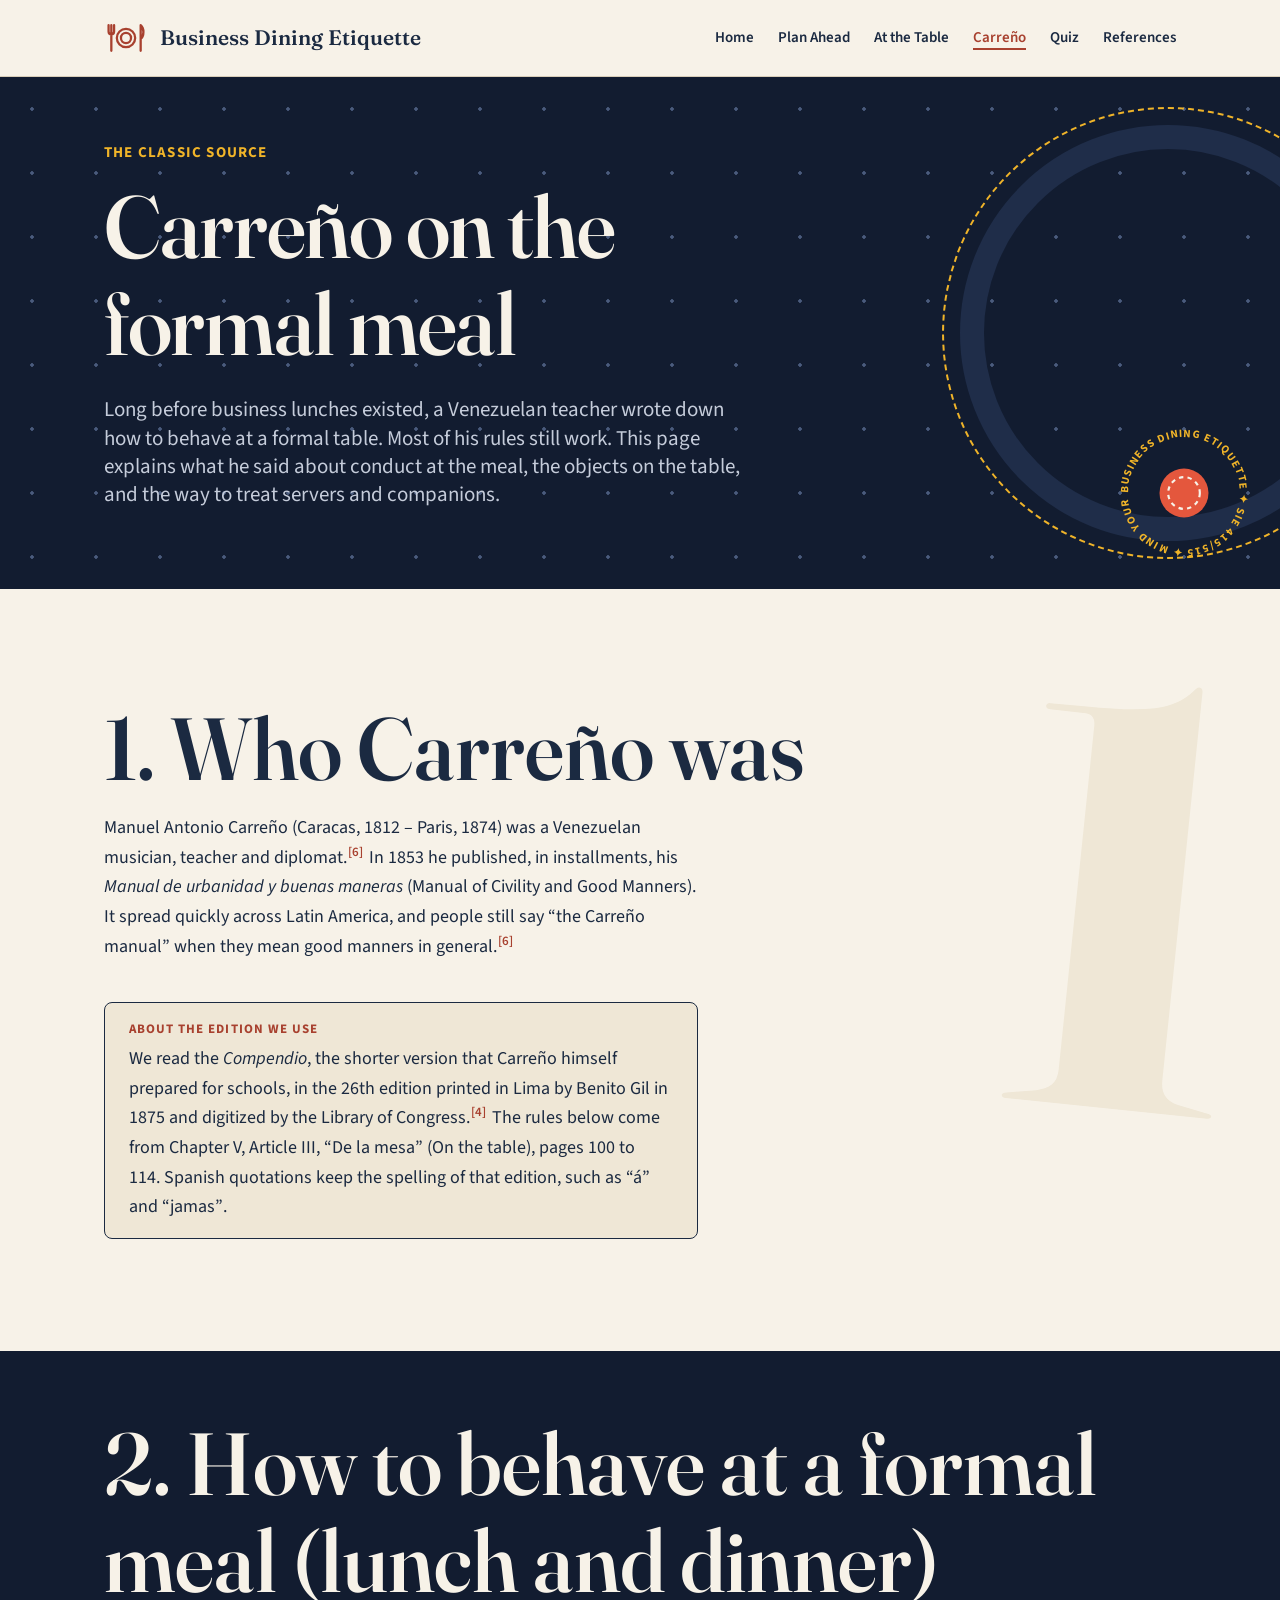
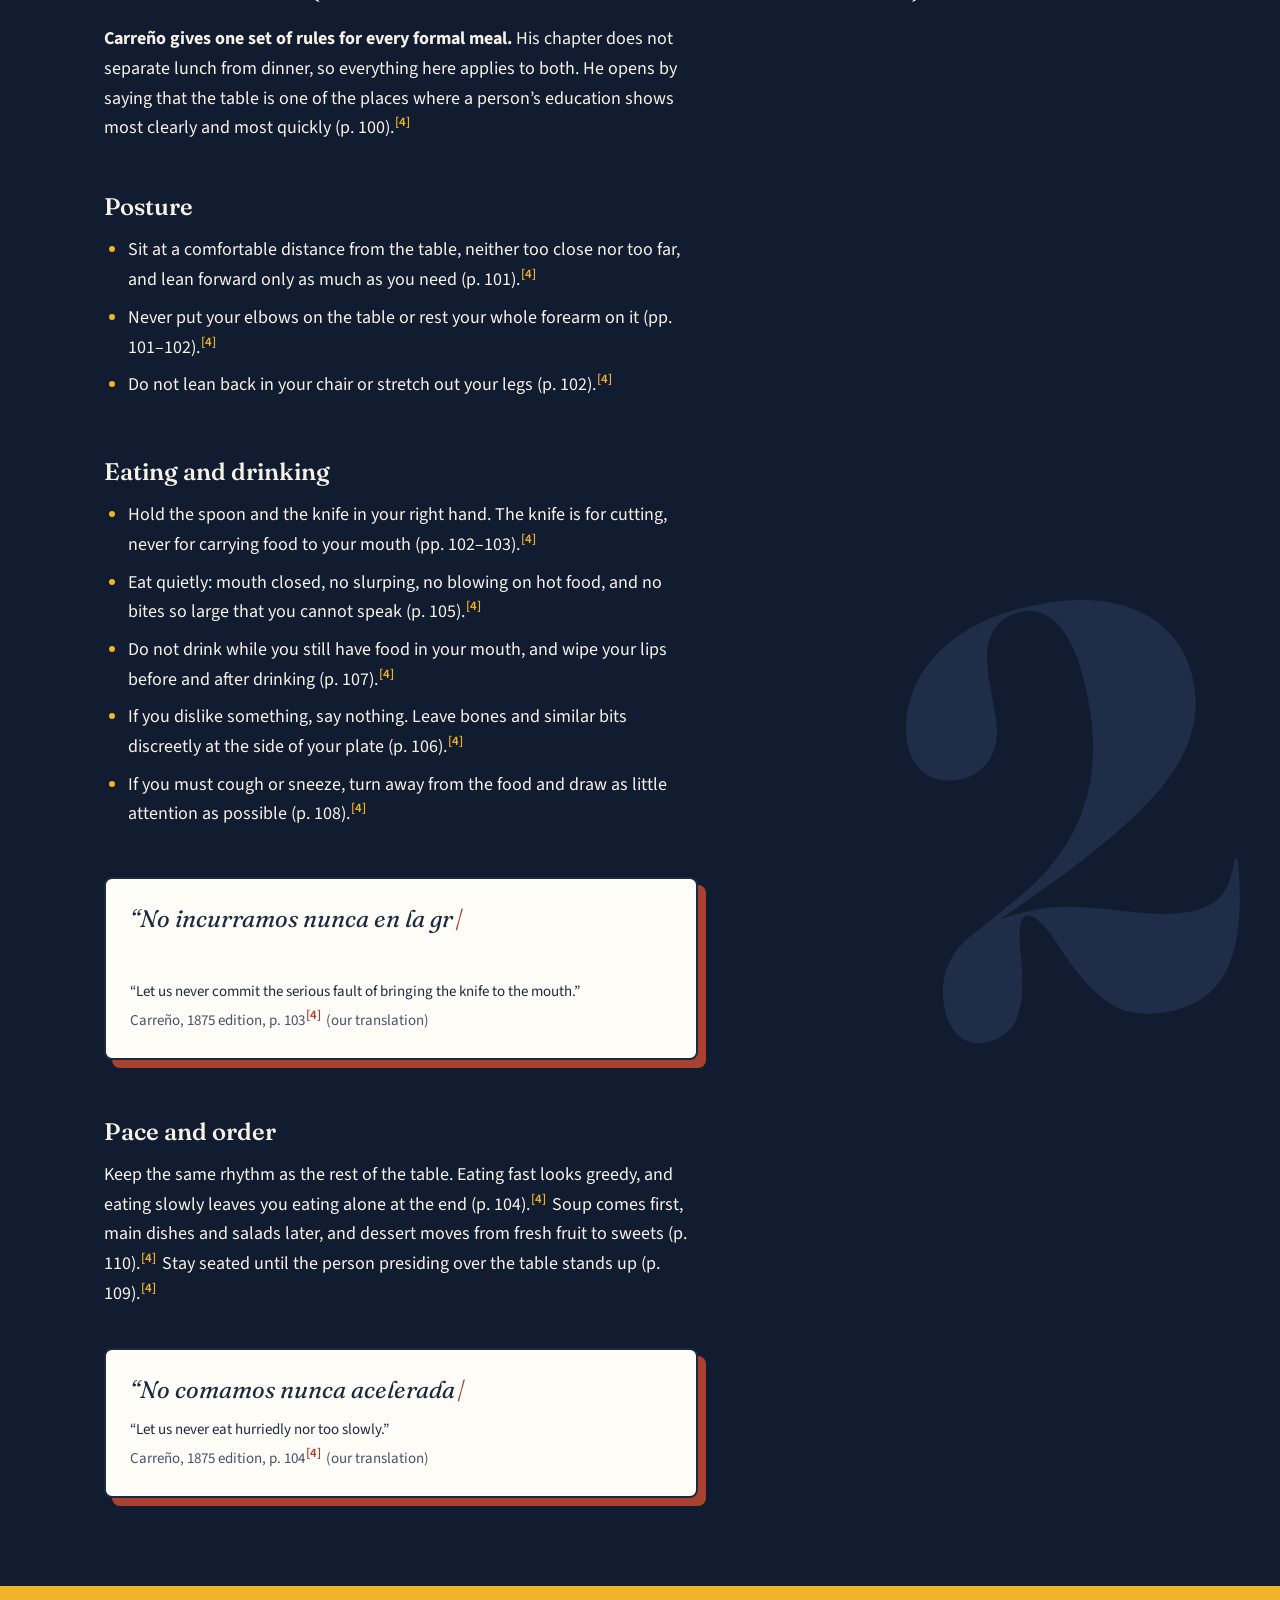
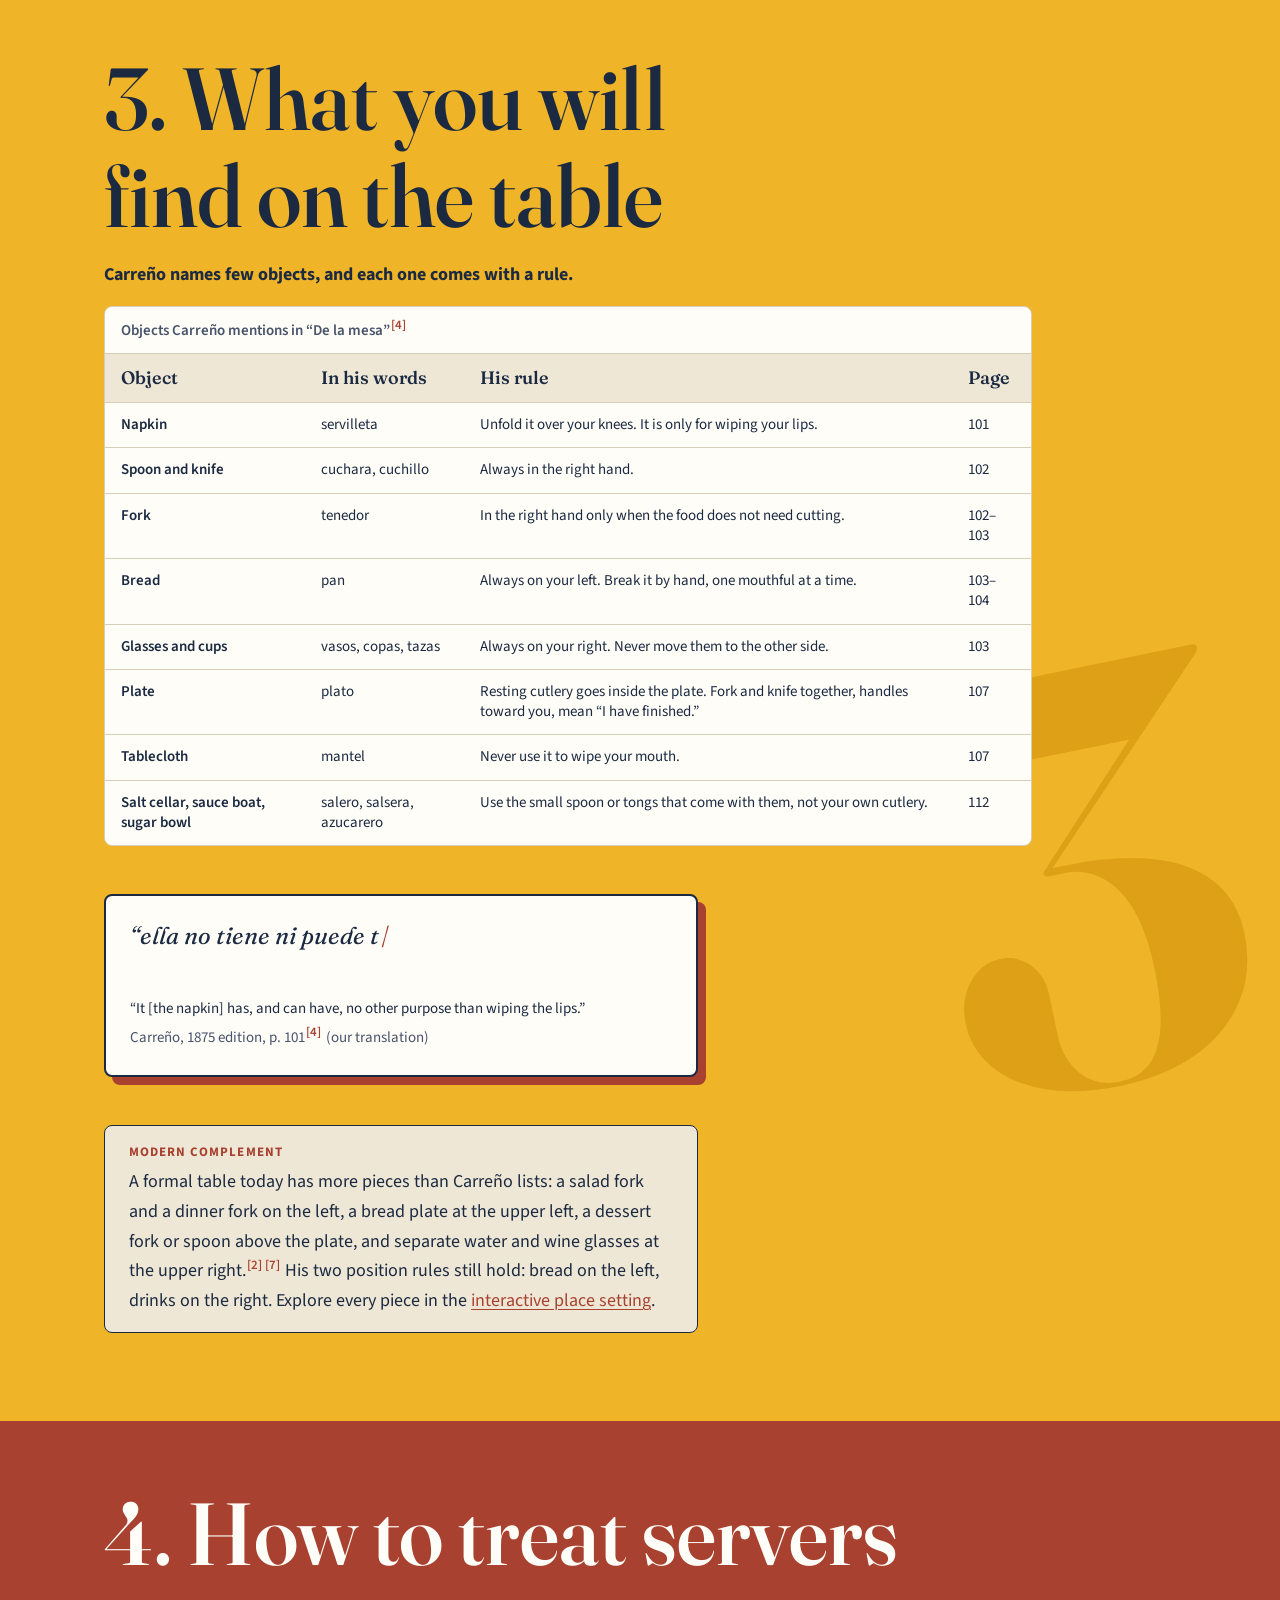
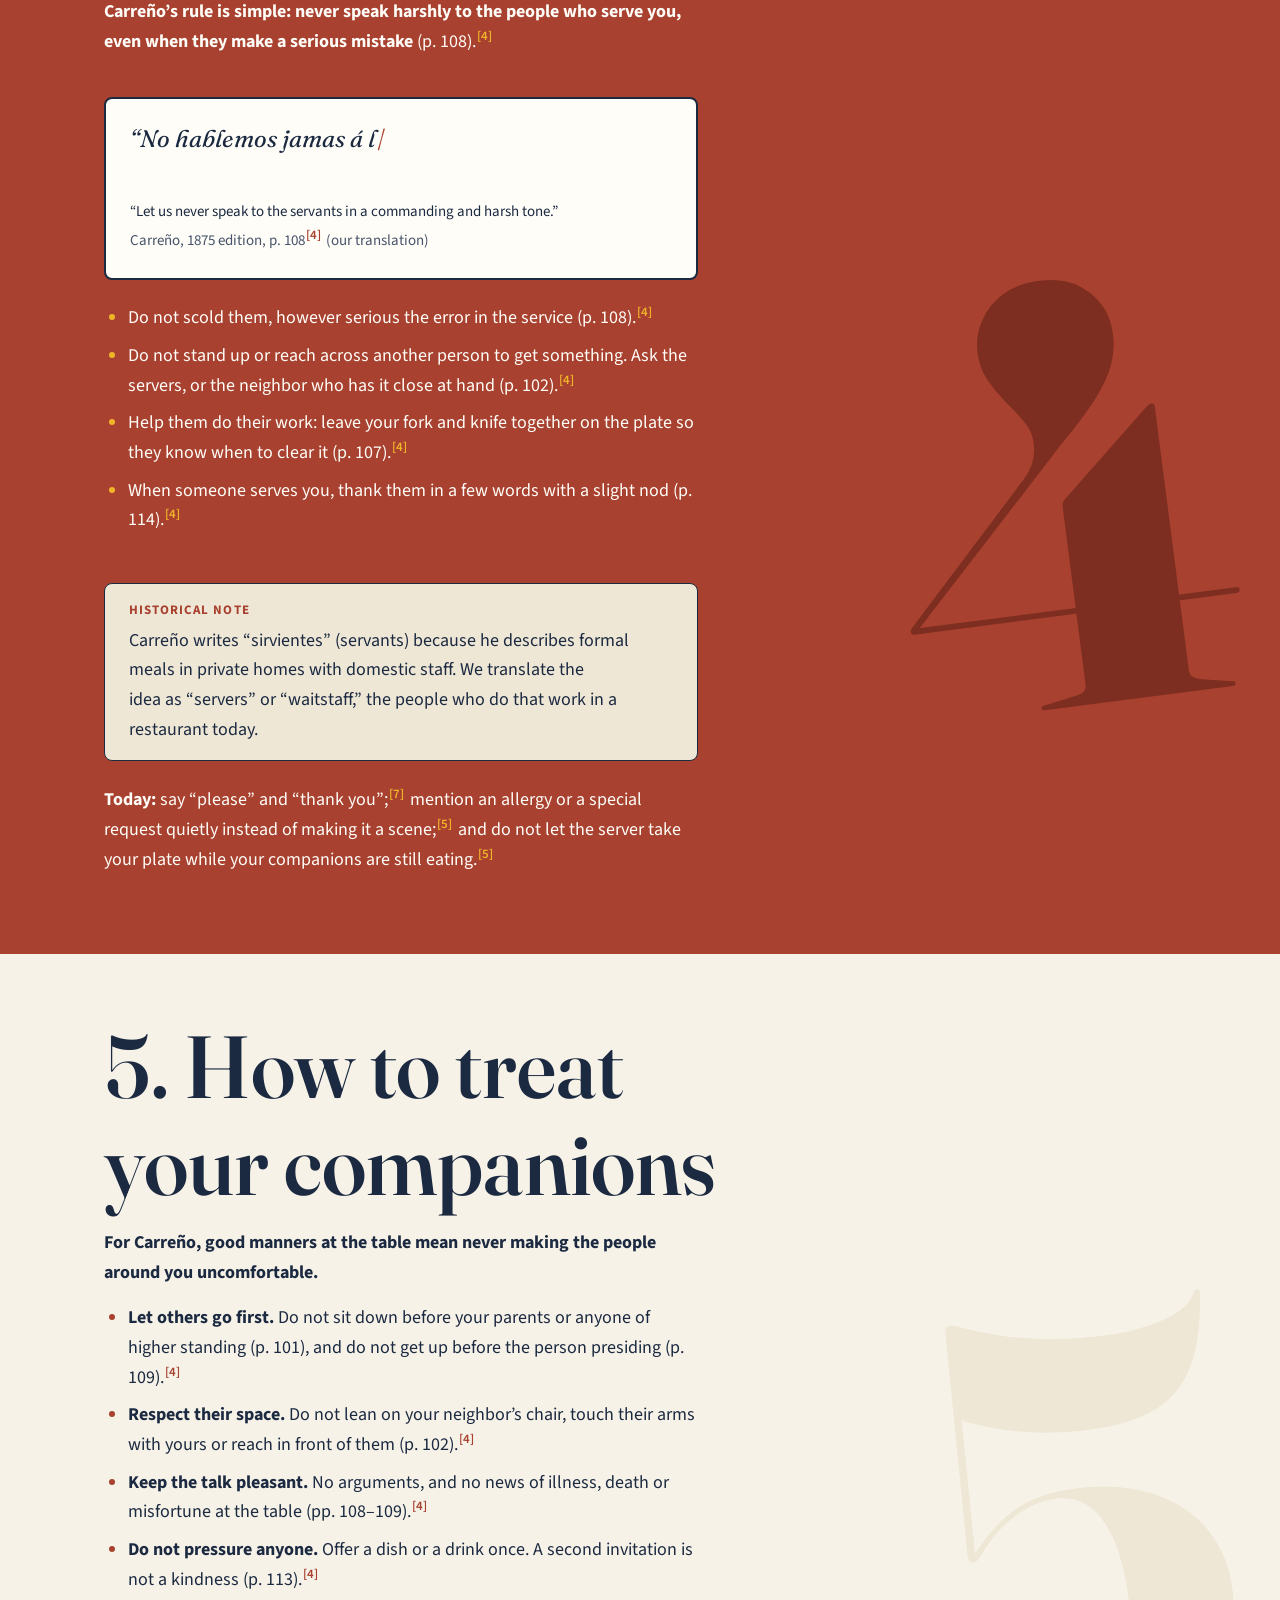
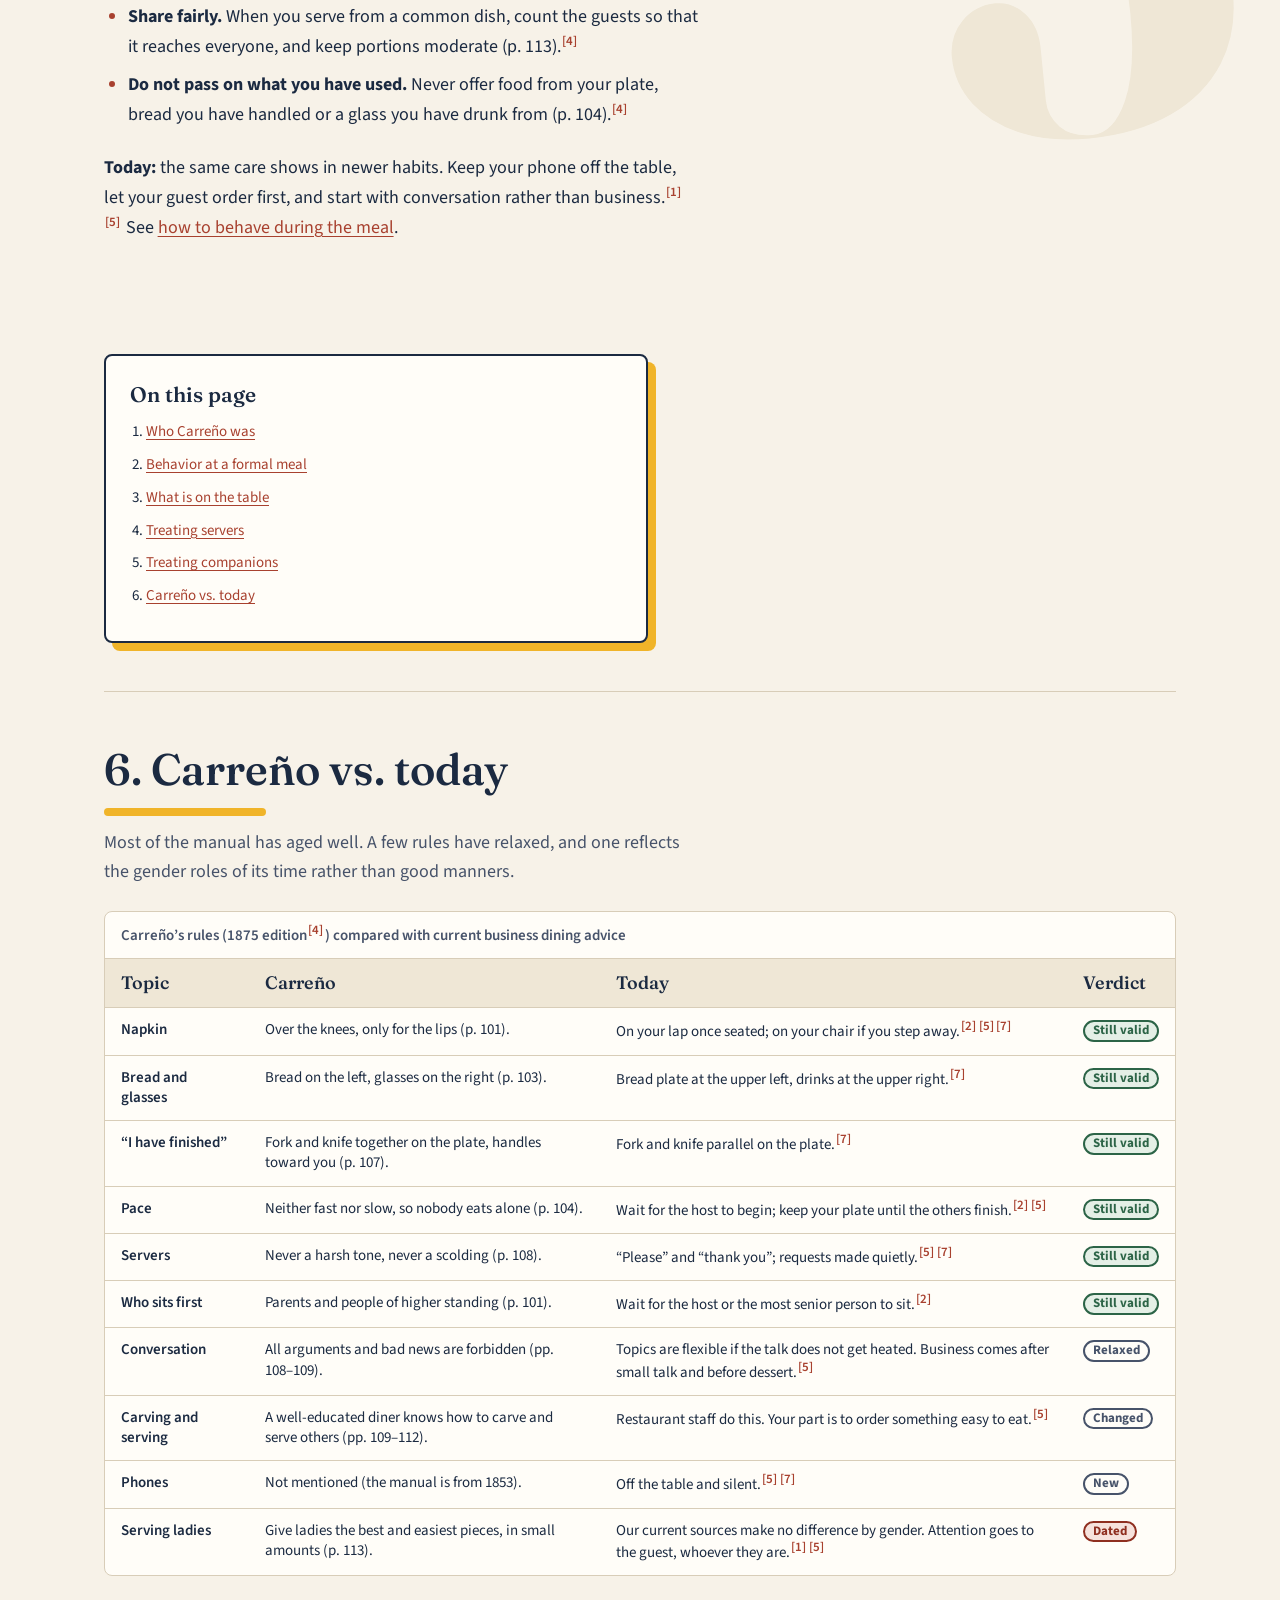
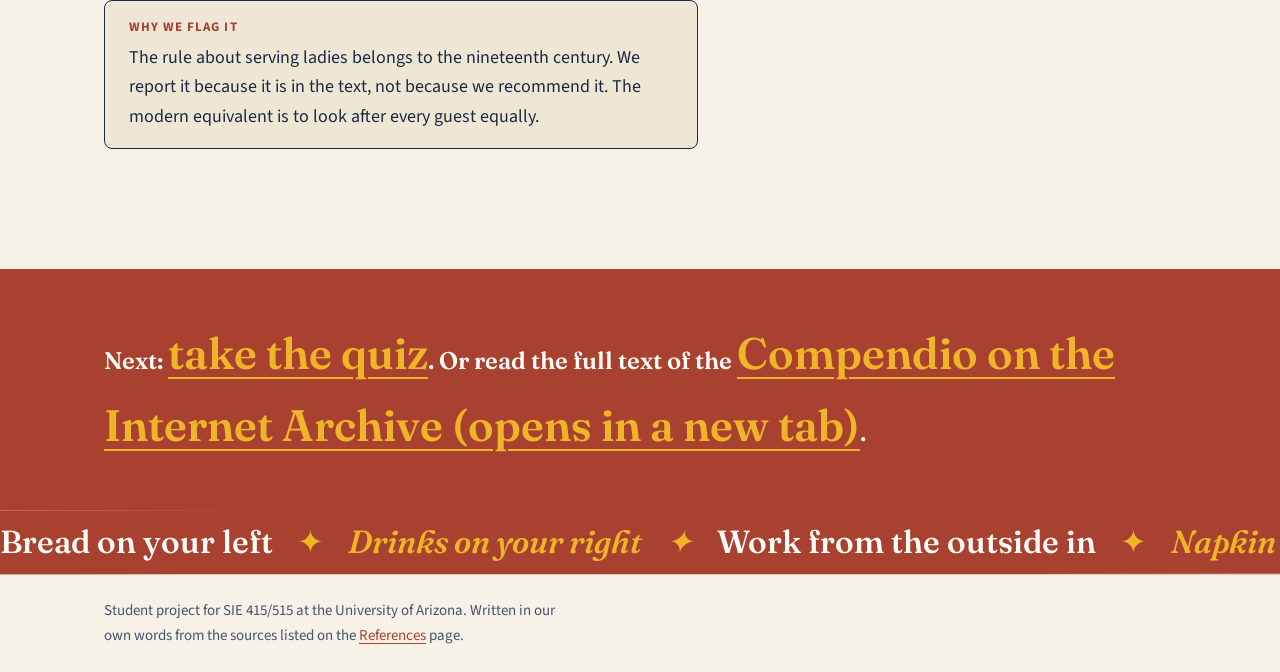
<file: carreno.html>
<!DOCTYPE html>
<html lang="en">
<head>
  <meta charset="utf-8">
  <meta name="viewport" content="width=device-width, initial-scale=1">
  <title>Carreño on the Formal Meal | Business Dining Etiquette</title>
  <meta name="description" content="What Manuel Antonio Carreño wrote about formal meals in his nineteenth-century manners manual: conduct, the objects on the table, and how to treat servers and companions, compared with today.">
  <link rel="icon" href="images/favicon.svg" type="image/svg+xml">
  <link rel="preconnect" href="https://fonts.googleapis.com">
  <link rel="preconnect" href="https://fonts.gstatic.com" crossorigin>
  <link href="https://fonts.googleapis.com/css2?family=Fraunces:opsz,wght@9..144,400..700&amp;family=Source+Sans+3:ital,wght@0,400;0,600;0,700;1,400&amp;display=swap" rel="stylesheet">
  <link rel="stylesheet" href="css/tokens.css">
  <link rel="stylesheet" href="css/site.css">
  <script src="js/header.js" defer></script>
  <script src="js/journey.js" defer></script>
  <script src="js/motion.js" defer></script>
  <script src="js/fx.js" defer></script>
</head>
<body data-page="carreno">
  <!-- SHARED HEADER START -->
  <a class="skip-link" href="#main">Skip to content</a>
  <header class="site-header">
    <div class="wrap header-inner">
      <a class="brand" href="index.html">
        <svg class="brand-mark" viewBox="0 0 48 48" aria-hidden="true" focusable="false">
          <g class="art-accent-line">
            <circle cx="24" cy="24" r="10"/>
            <circle cx="24" cy="24" r="5.5"/>
            <path d="M8 10v28M5 10v7a3 3 0 0 0 6 0v-7"/>
            <path d="M40 38V10c4 3 4 12 0 15"/>
          </g>
        </svg>
        <span>Business Dining Etiquette</span>
      </a>
      <nav aria-label="Main">
        <ul class="nav-list">
          <li><a href="index.html">Home</a></li>
          <li><a href="plan-ahead.html">Plan Ahead</a></li>
          <li><a href="at-the-table.html">At the Table</a></li>
          <li><a href="carreno.html">Carreño</a></li>
          <li><a href="quiz.html">Quiz</a></li>
          <li><a href="references.html">References</a></li>
        </ul>
      </nav>
    </div>
  </header>
  <!-- SHARED HEADER END -->

    <main id="main">
    <div class="wrap">

      <header class="page-intro">
        <p class="eyebrow">The classic source</p>
        <h1>Carreño on the formal meal</h1>
        <p class="lede">Long before business lunches existed, a Venezuelan teacher wrote down how to behave at a formal table. Most of his rules still work. This page explains what he said about conduct at the meal, the objects on the table, and the way to treat servers and companions.</p>
      </header>

      <section class="section">
        <div class="with-aside">
          <div class="prose">

            <h2 id="who">1. Who Carreño was</h2>
            <p>Manuel Antonio Carreño (Caracas, 1812 &ndash; Paris, 1874) was a Venezuelan musician, teacher and diplomat.<sup class="cite"><a href="references.html#ref-6">[6]</a></sup> In 1853 he published, in installments, his <cite>Manual de urbanidad y buenas maneras</cite> (Manual of Civility and Good Manners). It spread quickly across Latin America, and people still say &ldquo;the Carreño manual&rdquo; when they mean good manners in general.<sup class="cite"><a href="references.html#ref-6">[6]</a></sup></p>
            <div class="note">
              <span class="note-label">About the edition we use</span>
              <p>We read the <cite>Compendio</cite>, the shorter version that Carreño himself prepared for schools, in the 26th edition printed in Lima by Benito Gil in 1875 and digitized by the Library of Congress.<sup class="cite"><a href="references.html#ref-4">[4]</a></sup> The rules below come from Chapter V, Article III, &ldquo;De la mesa&rdquo; (On the table), pages 100 to 114. Spanish quotations keep the spelling of that edition, such as <span lang="es">&ldquo;á&rdquo;</span> and <span lang="es">&ldquo;jamas&rdquo;</span>.</p>
            </div>

            <h2 id="formal-meal">2. How to behave at a formal meal (lunch and dinner)</h2>
            <p><strong>Carreño gives one set of rules for every formal meal.</strong> His chapter does not separate lunch from dinner, so everything here applies to both. He opens by saying that the table is one of the places where a person&rsquo;s education shows most clearly and most quickly (p. 100).<sup class="cite"><a href="references.html#ref-4">[4]</a></sup></p>

            <h3>Posture</h3>
            <ul>
              <li>Sit at a comfortable distance from the table, neither too close nor too far, and lean forward only as much as you need (p. 101).<sup class="cite"><a href="references.html#ref-4">[4]</a></sup></li>
              <li>Never put your elbows on the table or rest your whole forearm on it (pp. 101&ndash;102).<sup class="cite"><a href="references.html#ref-4">[4]</a></sup></li>
              <li>Do not lean back in your chair or stretch out your legs (p. 102).<sup class="cite"><a href="references.html#ref-4">[4]</a></sup></li>
            </ul>

            <h3>Eating and drinking</h3>
            <ul>
              <li>Hold the spoon and the knife in your right hand. The knife is for cutting, never for carrying food to your mouth (pp. 102&ndash;103).<sup class="cite"><a href="references.html#ref-4">[4]</a></sup></li>
              <li>Eat quietly: mouth closed, no slurping, no blowing on hot food, and no bites so large that you cannot speak (p. 105).<sup class="cite"><a href="references.html#ref-4">[4]</a></sup></li>
              <li>Do not drink while you still have food in your mouth, and wipe your lips before and after drinking (p. 107).<sup class="cite"><a href="references.html#ref-4">[4]</a></sup></li>
              <li>If you dislike something, say nothing. Leave bones and similar bits discreetly at the side of your plate (p. 106).<sup class="cite"><a href="references.html#ref-4">[4]</a></sup></li>
              <li>If you must cough or sneeze, turn away from the food and draw as little attention as possible (p. 108).<sup class="cite"><a href="references.html#ref-4">[4]</a></sup></li>
            </ul>
            <figure class="quote">
              <blockquote lang="es"><p>&ldquo;No incurramos nunca en la grave falta de llevar el cuchillo á la boca&rdquo;</p></blockquote>
              <figcaption><span class="translation">&ldquo;Let us never commit the serious fault of bringing the knife to the mouth.&rdquo;</span> Carreño, 1875 edition, p. 103<sup class="cite"><a href="references.html#ref-4">[4]</a></sup> (our translation)</figcaption>
            </figure>

            <h3>Pace and order</h3>
            <p>Keep the same rhythm as the rest of the table. Eating fast looks greedy, and eating slowly leaves you eating alone at the end (p. 104).<sup class="cite"><a href="references.html#ref-4">[4]</a></sup> Soup comes first, main dishes and salads later, and dessert moves from fresh fruit to sweets (p. 110).<sup class="cite"><a href="references.html#ref-4">[4]</a></sup> Stay seated until the person presiding over the table stands up (p. 109).<sup class="cite"><a href="references.html#ref-4">[4]</a></sup></p>
            <figure class="quote">
              <blockquote lang="es"><p>&ldquo;No comamos nunca aceleradamente ni demasiado despacio&rdquo;</p></blockquote>
              <figcaption><span class="translation">&ldquo;Let us never eat hurriedly nor too slowly.&rdquo;</span> Carreño, 1875 edition, p. 104<sup class="cite"><a href="references.html#ref-4">[4]</a></sup> (our translation)</figcaption>
            </figure>

            <h2 id="on-the-table">3. What you will find on the table</h2>
            <p><strong>Carreño names few objects, and each one comes with a rule.</strong></p>
            <div class="table-scroll" tabindex="0" role="region" aria-label="Objects on the table according to Carreño">
              <table>
                <caption>Objects Carreño mentions in &ldquo;De la mesa&rdquo;<sup class="cite"><a href="references.html#ref-4">[4]</a></sup></caption>
                <thead>
                  <tr><th scope="col">Object</th><th scope="col">In his words</th><th scope="col">His rule</th><th scope="col">Page</th></tr>
                </thead>
                <tbody>
                  <tr><th scope="row">Napkin</th><td lang="es">servilleta</td><td>Unfold it over your knees. It is only for wiping your lips.</td><td>101</td></tr>
                  <tr><th scope="row">Spoon and knife</th><td lang="es">cuchara, cuchillo</td><td>Always in the right hand.</td><td>102</td></tr>
                  <tr><th scope="row">Fork</th><td lang="es">tenedor</td><td>In the right hand only when the food does not need cutting.</td><td>102&ndash;103</td></tr>
                  <tr><th scope="row">Bread</th><td lang="es">pan</td><td>Always on your left. Break it by hand, one mouthful at a time.</td><td>103&ndash;104</td></tr>
                  <tr><th scope="row">Glasses and cups</th><td lang="es">vasos, copas, tazas</td><td>Always on your right. Never move them to the other side.</td><td>103</td></tr>
                  <tr><th scope="row">Plate</th><td lang="es">plato</td><td>Resting cutlery goes inside the plate. Fork and knife together, handles toward you, mean &ldquo;I have finished.&rdquo;</td><td>107</td></tr>
                  <tr><th scope="row">Tablecloth</th><td lang="es">mantel</td><td>Never use it to wipe your mouth.</td><td>107</td></tr>
                  <tr><th scope="row">Salt cellar, sauce boat, sugar bowl</th><td lang="es">salero, salsera, azucarero</td><td>Use the small spoon or tongs that come with them, not your own cutlery.</td><td>112</td></tr>
                </tbody>
              </table>
            </div>
            <figure class="quote">
              <blockquote lang="es"><p>&ldquo;ella no tiene ni puede tener otro objeto que limpiarse los labios&rdquo;</p></blockquote>
              <figcaption><span class="translation">&ldquo;It [the napkin] has, and can have, no other purpose than wiping the lips.&rdquo;</span> Carreño, 1875 edition, p. 101<sup class="cite"><a href="references.html#ref-4">[4]</a></sup> (our translation)</figcaption>
            </figure>
            <div class="note">
              <span class="note-label">Modern complement</span>
              <p>A formal table today has more pieces than Carreño lists: a salad fork and a dinner fork on the left, a bread plate at the upper left, a dessert fork or spoon above the plate, and separate water and wine glasses at the upper right.<sup class="cite"><a href="references.html#ref-2">[2]</a></sup><sup class="cite"><a href="references.html#ref-7">[7]</a></sup> His two position rules still hold: bread on the left, drinks on the right. Explore every piece in the <a href="at-the-table.html#place-setting">interactive place setting</a>.</p>
            </div>

            <h2 id="servers">4. How to treat servers</h2>
            <p><strong>Carreño&rsquo;s rule is simple: never speak harshly to the people who serve you, even when they make a serious mistake</strong> (p. 108).<sup class="cite"><a href="references.html#ref-4">[4]</a></sup></p>
            <figure class="quote">
              <blockquote lang="es"><p>&ldquo;No hablemos jamas á los sirvientes en tono imperativo y acre&rdquo;</p></blockquote>
              <figcaption><span class="translation">&ldquo;Let us never speak to the servants in a commanding and harsh tone.&rdquo;</span> Carreño, 1875 edition, p. 108<sup class="cite"><a href="references.html#ref-4">[4]</a></sup> (our translation)</figcaption>
            </figure>
            <ul>
              <li>Do not scold them, however serious the error in the service (p. 108).<sup class="cite"><a href="references.html#ref-4">[4]</a></sup></li>
              <li>Do not stand up or reach across another person to get something. Ask the servers, or the neighbor who has it close at hand (p. 102).<sup class="cite"><a href="references.html#ref-4">[4]</a></sup></li>
              <li>Help them do their work: leave your fork and knife together on the plate so they know when to clear it (p. 107).<sup class="cite"><a href="references.html#ref-4">[4]</a></sup></li>
              <li>When someone serves you, thank them in a few words with a slight nod (p. 114).<sup class="cite"><a href="references.html#ref-4">[4]</a></sup></li>
            </ul>
            <div class="note">
              <span class="note-label">Historical note</span>
              <p>Carreño writes <span lang="es">&ldquo;sirvientes&rdquo;</span> (servants) because he describes formal meals in private homes with domestic staff. We translate the idea as &ldquo;servers&rdquo; or &ldquo;waitstaff,&rdquo; the people who do that work in a restaurant today.</p>
            </div>
            <p><strong>Today:</strong> say &ldquo;please&rdquo; and &ldquo;thank you&rdquo;;<sup class="cite"><a href="references.html#ref-7">[7]</a></sup> mention an allergy or a special request quietly instead of making it a scene;<sup class="cite"><a href="references.html#ref-5">[5]</a></sup> and do not let the server take your plate while your companions are still eating.<sup class="cite"><a href="references.html#ref-5">[5]</a></sup></p>

            <h2 id="companions">5. How to treat your companions</h2>
            <p><strong>For Carreño, good manners at the table mean never making the people around you uncomfortable.</strong></p>
            <ul>
              <li><strong>Let others go first.</strong> Do not sit down before your parents or anyone of higher standing (p. 101), and do not get up before the person presiding (p. 109).<sup class="cite"><a href="references.html#ref-4">[4]</a></sup></li>
              <li><strong>Respect their space.</strong> Do not lean on your neighbor&rsquo;s chair, touch their arms with yours or reach in front of them (p. 102).<sup class="cite"><a href="references.html#ref-4">[4]</a></sup></li>
              <li><strong>Keep the talk pleasant.</strong> No arguments, and no news of illness, death or misfortune at the table (pp. 108&ndash;109).<sup class="cite"><a href="references.html#ref-4">[4]</a></sup></li>
              <li><strong>Do not pressure anyone.</strong> Offer a dish or a drink once. A second invitation is not a kindness (p. 113).<sup class="cite"><a href="references.html#ref-4">[4]</a></sup></li>
              <li><strong>Share fairly.</strong> When you serve from a common dish, count the guests so that it reaches everyone, and keep portions moderate (p. 113).<sup class="cite"><a href="references.html#ref-4">[4]</a></sup></li>
              <li><strong>Do not pass on what you have used.</strong> Never offer food from your plate, bread you have handled or a glass you have drunk from (p. 104).<sup class="cite"><a href="references.html#ref-4">[4]</a></sup></li>
            </ul>
            <p><strong>Today:</strong> the same care shows in newer habits. Keep your phone off the table, let your guest order first, and start with conversation rather than business.<sup class="cite"><a href="references.html#ref-1">[1]</a></sup><sup class="cite"><a href="references.html#ref-5">[5]</a></sup> See <a href="at-the-table.html#conduct">how to behave during the meal</a>.</p>

          </div>

          <aside aria-label="On this page">
            <div class="side-box">
              <h2>On this page</h2>
              <ol>
                <li><a href="#who">Who Carreño was</a></li>
                <li><a href="#formal-meal">Behavior at a formal meal</a></li>
                <li><a href="#on-the-table">What is on the table</a></li>
                <li><a href="#servers">Treating servers</a></li>
                <li><a href="#companions">Treating companions</a></li>
                <li><a href="#then-and-now">Carreño vs. today</a></li>
              </ol>
            </div>
          </aside>
        </div>
      </section>

      <section class="section" id="then-and-now" aria-labelledby="tan-title">
        <div class="section-head">
          <h2 id="tan-title">6. Carreño vs. today</h2>
          <p>Most of the manual has aged well. A few rules have relaxed, and one reflects the gender roles of its time rather than good manners.</p>
        </div>
        <div class="table-scroll" tabindex="0" role="region" aria-label="Comparison of Carreño's rules with current advice">
          <table>
            <caption>Carreño&rsquo;s rules (1875 edition<sup class="cite"><a href="references.html#ref-4">[4]</a></sup>) compared with current business dining advice</caption>
            <thead>
              <tr><th scope="col">Topic</th><th scope="col">Carreño</th><th scope="col">Today</th><th scope="col">Verdict</th></tr>
            </thead>
            <tbody>
              <tr><th scope="row">Napkin</th><td>Over the knees, only for the lips (p. 101).</td><td>On your lap once seated; on your chair if you step away.<sup class="cite"><a href="references.html#ref-2">[2]</a></sup><sup class="cite"><a href="references.html#ref-5">[5]</a></sup><sup class="cite"><a href="references.html#ref-7">[7]</a></sup></td><td><span class="tag tag-same">Still valid</span></td></tr>
              <tr><th scope="row">Bread and glasses</th><td>Bread on the left, glasses on the right (p. 103).</td><td>Bread plate at the upper left, drinks at the upper right.<sup class="cite"><a href="references.html#ref-7">[7]</a></sup></td><td><span class="tag tag-same">Still valid</span></td></tr>
              <tr><th scope="row">&ldquo;I have finished&rdquo;</th><td>Fork and knife together on the plate, handles toward you (p. 107).</td><td>Fork and knife parallel on the plate.<sup class="cite"><a href="references.html#ref-7">[7]</a></sup></td><td><span class="tag tag-same">Still valid</span></td></tr>
              <tr><th scope="row">Pace</th><td>Neither fast nor slow, so nobody eats alone (p. 104).</td><td>Wait for the host to begin; keep your plate until the others finish.<sup class="cite"><a href="references.html#ref-2">[2]</a></sup><sup class="cite"><a href="references.html#ref-5">[5]</a></sup></td><td><span class="tag tag-same">Still valid</span></td></tr>
              <tr><th scope="row">Servers</th><td>Never a harsh tone, never a scolding (p. 108).</td><td>&ldquo;Please&rdquo; and &ldquo;thank you&rdquo;; requests made quietly.<sup class="cite"><a href="references.html#ref-5">[5]</a></sup><sup class="cite"><a href="references.html#ref-7">[7]</a></sup></td><td><span class="tag tag-same">Still valid</span></td></tr>
              <tr><th scope="row">Who sits first</th><td>Parents and people of higher standing (p. 101).</td><td>Wait for the host or the most senior person to sit.<sup class="cite"><a href="references.html#ref-2">[2]</a></sup></td><td><span class="tag tag-same">Still valid</span></td></tr>
              <tr><th scope="row">Conversation</th><td>All arguments and bad news are forbidden (pp. 108&ndash;109).</td><td>Topics are flexible if the talk does not get heated. Business comes after small talk and before dessert.<sup class="cite"><a href="references.html#ref-5">[5]</a></sup></td><td><span class="tag tag-changed">Relaxed</span></td></tr>
              <tr><th scope="row">Carving and serving</th><td>A well-educated diner knows how to carve and serve others (pp. 109&ndash;112).</td><td>Restaurant staff do this. Your part is to order something easy to eat.<sup class="cite"><a href="references.html#ref-5">[5]</a></sup></td><td><span class="tag tag-changed">Changed</span></td></tr>
              <tr><th scope="row">Phones</th><td>Not mentioned (the manual is from 1853).</td><td>Off the table and silent.<sup class="cite"><a href="references.html#ref-5">[5]</a></sup><sup class="cite"><a href="references.html#ref-7">[7]</a></sup></td><td><span class="tag tag-changed">New</span></td></tr>
              <tr><th scope="row">Serving ladies</th><td>Give ladies the best and easiest pieces, in small amounts (p. 113).</td><td>Our current sources make no difference by gender. Attention goes to the guest, whoever they are.<sup class="cite"><a href="references.html#ref-1">[1]</a></sup><sup class="cite"><a href="references.html#ref-5">[5]</a></sup></td><td><span class="tag tag-dated">Dated</span></td></tr>
            </tbody>
          </table>
        </div>
        <div class="note">
          <span class="note-label">Why we flag it</span>
          <p>The rule about serving ladies belongs to the nineteenth century. We report it because it is in the text, not because we recommend it. The modern equivalent is to look after every guest equally.</p>
        </div>
      </section>

      <nav class="next-step" aria-label="Continue reading">
        <p>Next: <a href="quiz.html">take the quiz</a>. Or read the full text of the <a href="https://archive.org/details/compendiodelmanu00carr" target="_blank" rel="noopener noreferrer">Compendio on the Internet Archive (opens in a new tab)</a>.</p>
      </nav>

    </div>
  </main>

  <!-- SHARED FOOTER START -->
  <footer class="site-footer">
    <div class="wrap">
      <p>Student project for SIE 415/515 at the University of Arizona. Written in our own words from the sources listed on the <a href="references.html">References</a> page.</p>
    </div>
  </footer>
  <!-- SHARED FOOTER END -->
</body>
</html>
</file>
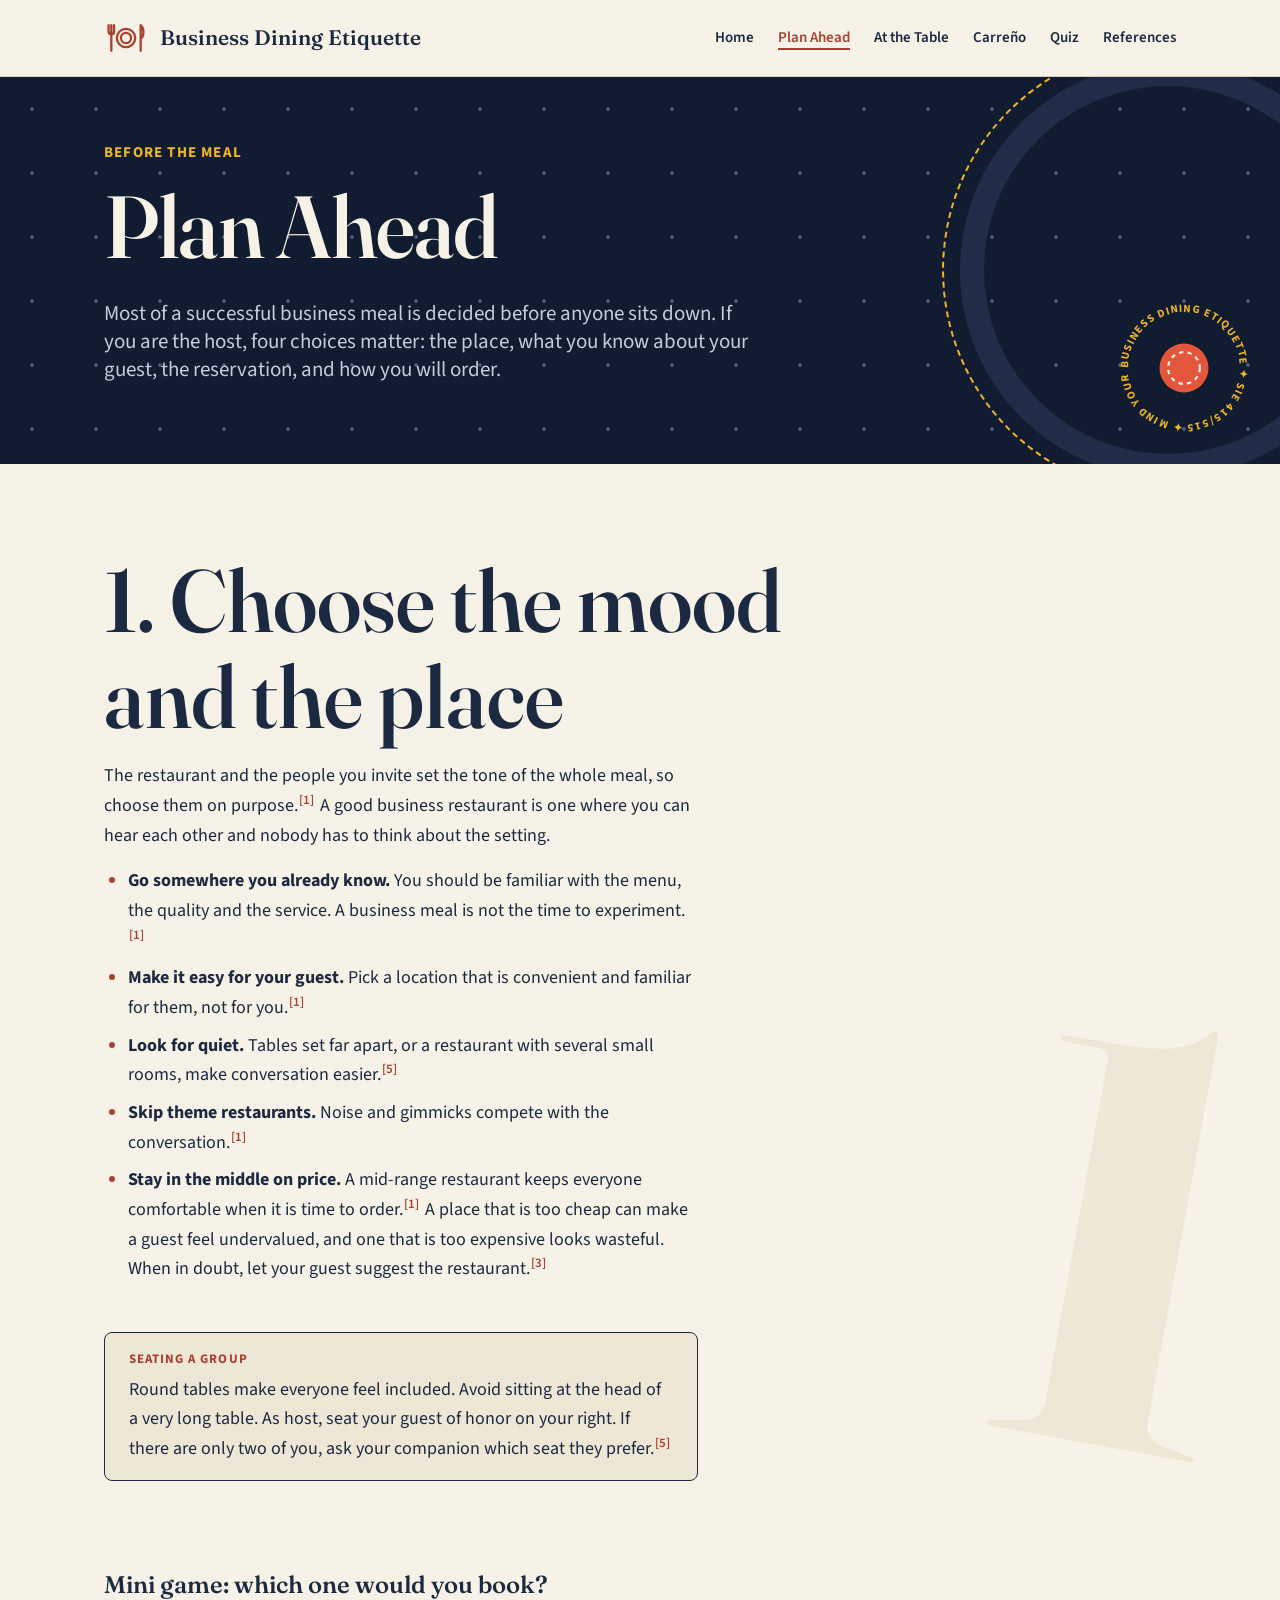
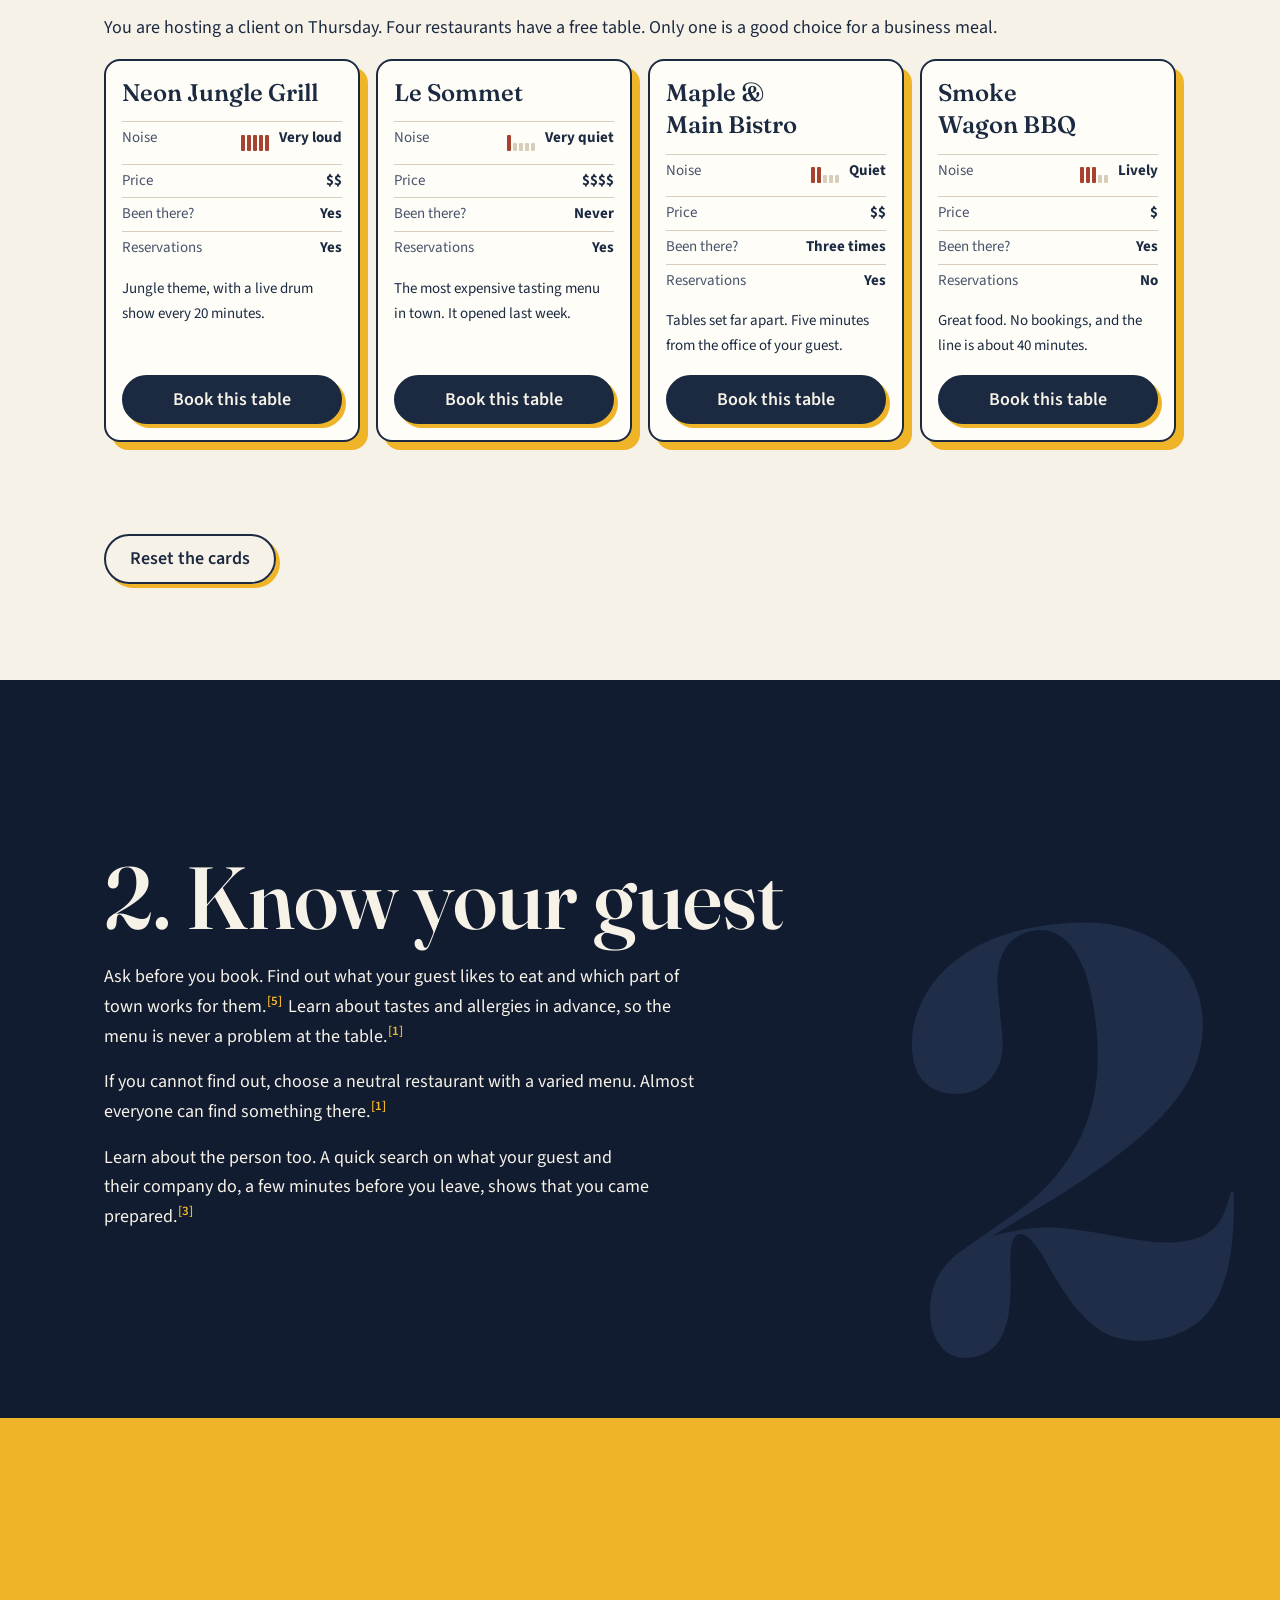
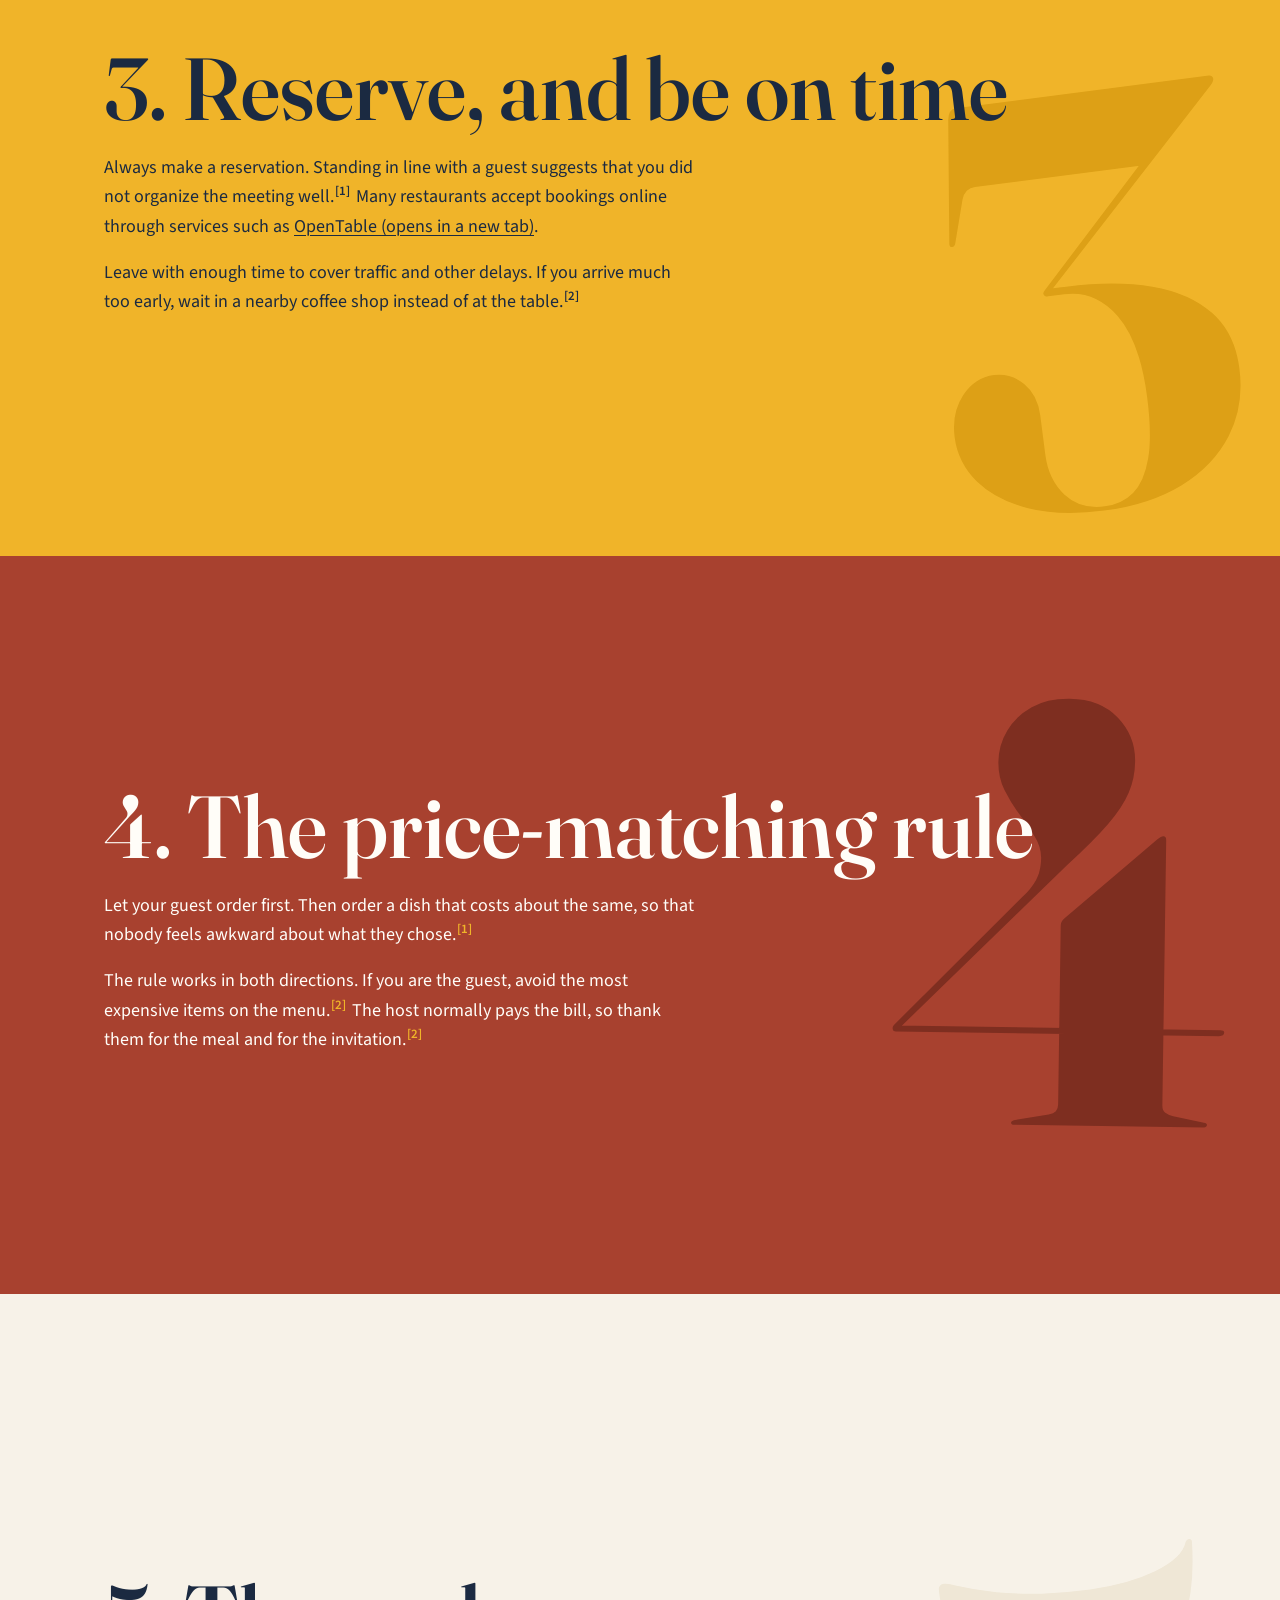
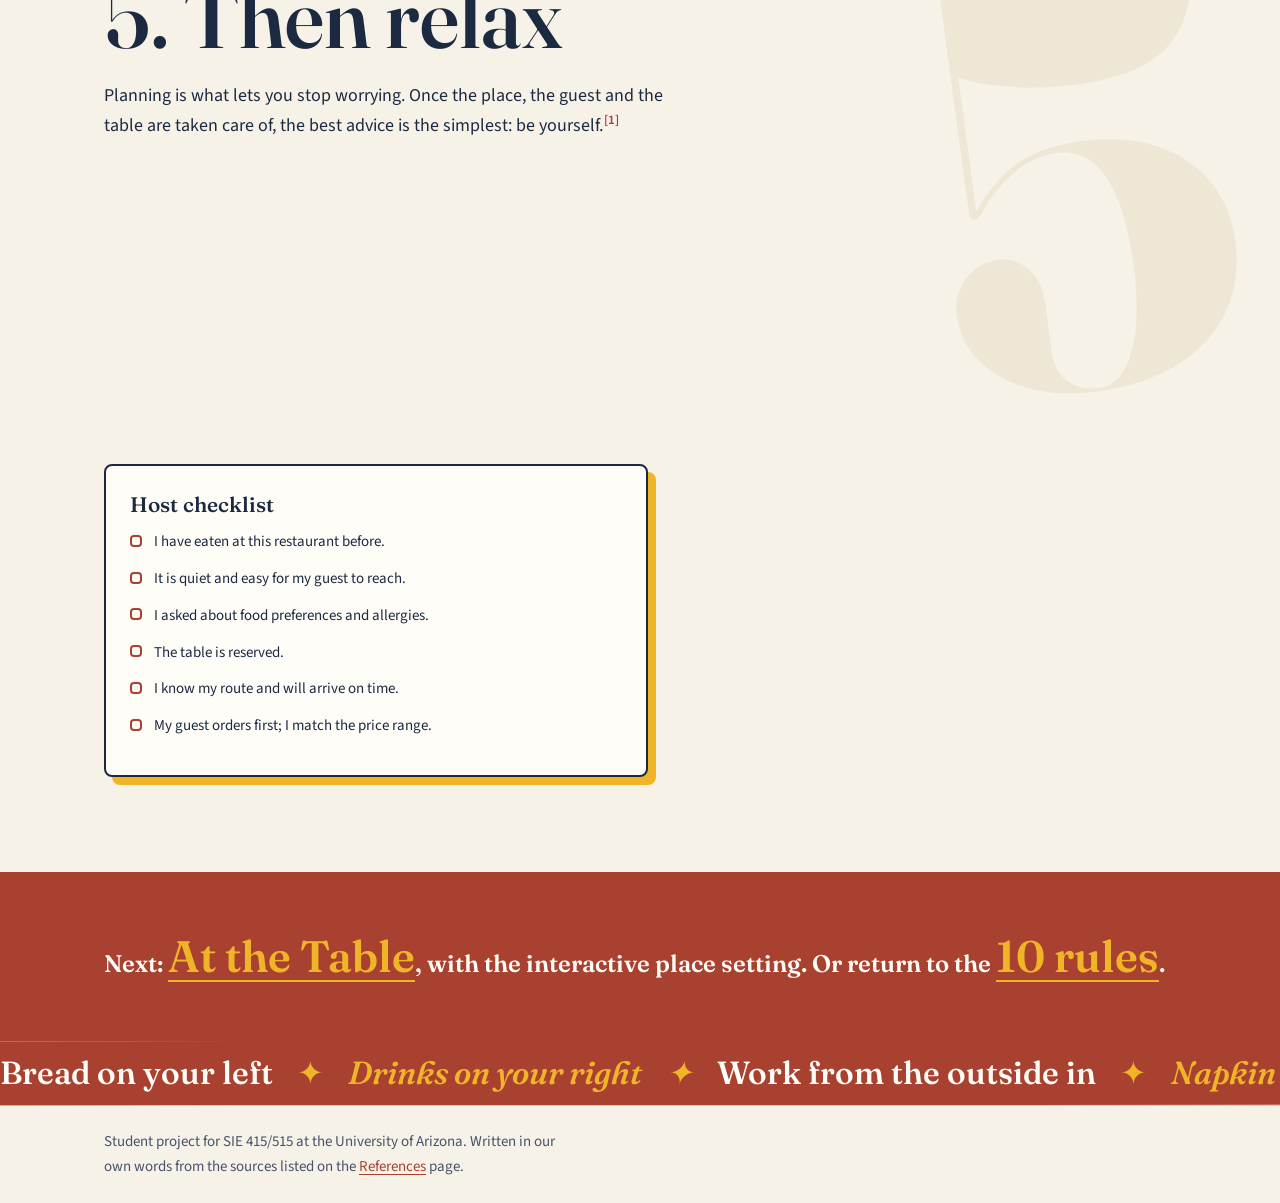
<file: plan-ahead.html>
<!DOCTYPE html>
<html lang="en">
<head>
  <meta charset="utf-8">
  <meta name="viewport" content="width=device-width, initial-scale=1">
  <title>Plan Ahead | Business Dining Etiquette</title>
  <meta name="description" content="How to prepare a business lunch or dinner: choosing the restaurant, learning about your guest, reserving a table and ordering in the right price range.">
  <link rel="icon" href="images/favicon.svg" type="image/svg+xml">
  <link rel="preconnect" href="https://fonts.googleapis.com">
  <link rel="preconnect" href="https://fonts.gstatic.com" crossorigin>
  <link href="https://fonts.googleapis.com/css2?family=Fraunces:opsz,wght@9..144,400..700&amp;family=Source+Sans+3:ital,wght@0,400;0,600;0,700;1,400&amp;display=swap" rel="stylesheet">
  <link rel="stylesheet" href="css/tokens.css">
  <link rel="stylesheet" href="css/site.css">
  <script src="js/header.js" defer></script>
  <script src="js/pick.js" defer></script>
  <script src="js/journey.js" defer></script>
  <script src="js/motion.js" defer></script>
  <script src="js/fx.js" defer></script>
</head>
<body data-page="plan-ahead">
  <!-- SHARED HEADER START -->
  <a class="skip-link" href="#main">Skip to content</a>
  <header class="site-header">
    <div class="wrap header-inner">
      <a class="brand" href="index.html">
        <svg class="brand-mark" viewBox="0 0 48 48" aria-hidden="true" focusable="false">
          <g class="art-accent-line">
            <circle cx="24" cy="24" r="10"/>
            <circle cx="24" cy="24" r="5.5"/>
            <path d="M8 10v28M5 10v7a3 3 0 0 0 6 0v-7"/>
            <path d="M40 38V10c4 3 4 12 0 15"/>
          </g>
        </svg>
        <span>Business Dining Etiquette</span>
      </a>
      <nav aria-label="Main">
        <ul class="nav-list">
          <li><a href="index.html">Home</a></li>
          <li><a href="plan-ahead.html">Plan Ahead</a></li>
          <li><a href="at-the-table.html">At the Table</a></li>
          <li><a href="carreno.html">Carreño</a></li>
          <li><a href="quiz.html">Quiz</a></li>
          <li><a href="references.html">References</a></li>
        </ul>
      </nav>
    </div>
  </header>
  <!-- SHARED HEADER END -->

    <main id="main">
    <div class="wrap">

      <header class="page-intro">
        <p class="eyebrow">Before the meal</p>
        <h1>Plan Ahead</h1>
        <p class="lede">Most of a successful business meal is decided before anyone sits down. If you are the host, four choices matter: the place, what you know about your guest, the reservation, and how you will order.</p>
      </header>

      <section class="section">
        <div class="with-aside">
          <div class="prose">

            <h2 id="choose-place">1. Choose the mood and the place</h2>
            <p>The restaurant and the people you invite set the tone of the whole meal, so choose them on purpose.<sup class="cite"><a href="references.html#ref-1">[1]</a></sup> A good business restaurant is one where you can hear each other and nobody has to think about the setting.</p>
            <ul>
              <li><strong>Go somewhere you already know.</strong> You should be familiar with the menu, the quality and the service. A business meal is not the time to experiment.<sup class="cite"><a href="references.html#ref-1">[1]</a></sup></li>
              <li><strong>Make it easy for your guest.</strong> Pick a location that is convenient and familiar for them, not for you.<sup class="cite"><a href="references.html#ref-1">[1]</a></sup></li>
              <li><strong>Look for quiet.</strong> Tables set far apart, or a restaurant with several small rooms, make conversation easier.<sup class="cite"><a href="references.html#ref-5">[5]</a></sup></li>
              <li><strong>Skip theme restaurants.</strong> Noise and gimmicks compete with the conversation.<sup class="cite"><a href="references.html#ref-1">[1]</a></sup></li>
              <li><strong>Stay in the middle on price.</strong> A mid-range restaurant keeps everyone comfortable when it is time to order.<sup class="cite"><a href="references.html#ref-1">[1]</a></sup> A place that is too cheap can make a guest feel undervalued, and one that is too expensive looks wasteful. When in doubt, let your guest suggest the restaurant.<sup class="cite"><a href="references.html#ref-3">[3]</a></sup></li>
            </ul>
            <div class="note">
              <span class="note-label">Seating a group</span>
              <p>Round tables make everyone feel included. Avoid sitting at the head of a very long table. As host, seat your guest of honor on your right. If there are only two of you, ask your companion which seat they prefer.<sup class="cite"><a href="references.html#ref-5">[5]</a></sup></p>
            </div>

            <div class="pick" data-pick>
              <h3 id="pick-title">Mini game: which one would you book?</h3>
              <p>You are hosting a client on Thursday. Four restaurants have a free table. Only one is a good choice for a business meal.</p>
              <ul class="pick-grid" aria-labelledby="pick-title">
                <li class="pick-card" data-ok="false">
                  <div class="pick-front">
                    <h4>Neon Jungle Grill</h4>
                    <dl>
                      <div><dt>Noise</dt><dd><span class="meter" data-level="5">Very loud</span></dd></div>
                      <div><dt>Price</dt><dd>$$</dd></div>
                      <div><dt>Been there?</dt><dd>Yes</dd></div>
                      <div><dt>Reservations</dt><dd>Yes</dd></div>
                    </dl>
                    <p class="pick-pitch">Jungle theme, with a live drum show every 20 minutes.</p>
                  </div>
                  <div class="pick-back">
                    <p class="pick-verdict">Not this one.</p>
                    <p>It is a theme restaurant. The noise and the show compete with your conversation.<sup class="cite"><a href="references.html#ref-1">[1]</a></sup></p>
                  </div>
                </li>
                <li class="pick-card" data-ok="false">
                  <div class="pick-front">
                    <h4>Le Sommet</h4>
                    <dl>
                      <div><dt>Noise</dt><dd><span class="meter" data-level="1">Very quiet</span></dd></div>
                      <div><dt>Price</dt><dd>$$$$</dd></div>
                      <div><dt>Been there?</dt><dd>Never</dd></div>
                      <div><dt>Reservations</dt><dd>Yes</dd></div>
                    </dl>
                    <p class="pick-pitch">The most expensive tasting menu in town. It opened last week.</p>
                  </div>
                  <div class="pick-back">
                    <p class="pick-verdict">Not this one.</p>
                    <p>You have never eaten here, and the prices put pressure on your guest when ordering. Choose a place you know, in the middle price range.<sup class="cite"><a href="references.html#ref-1">[1]</a></sup></p>
                  </div>
                </li>
                <li class="pick-card" data-ok="true">
                  <div class="pick-front">
                    <h4>Maple &amp; Main Bistro</h4>
                    <dl>
                      <div><dt>Noise</dt><dd><span class="meter" data-level="2">Quiet</span></dd></div>
                      <div><dt>Price</dt><dd>$$</dd></div>
                      <div><dt>Been there?</dt><dd>Three times</dd></div>
                      <div><dt>Reservations</dt><dd>Yes</dd></div>
                    </dl>
                    <p class="pick-pitch">Tables set far apart. Five minutes from the office of your guest.</p>
                  </div>
                  <div class="pick-back">
                    <p class="pick-verdict">Table booked.</p>
                    <p>You know the menu and the service, you can hear each other, the price is in the middle, and it is easy for your guest to reach.<sup class="cite"><a href="references.html#ref-1">[1]</a></sup><sup class="cite"><a href="references.html#ref-5">[5]</a></sup></p>
                  </div>
                </li>
                <li class="pick-card" data-ok="false">
                  <div class="pick-front">
                    <h4>Smoke Wagon BBQ</h4>
                    <dl>
                      <div><dt>Noise</dt><dd><span class="meter" data-level="3">Lively</span></dd></div>
                      <div><dt>Price</dt><dd>$</dd></div>
                      <div><dt>Been there?</dt><dd>Yes</dd></div>
                      <div><dt>Reservations</dt><dd>No</dd></div>
                    </dl>
                    <p class="pick-pitch">Great food. No bookings, and the line is about 40 minutes.</p>
                  </div>
                  <div class="pick-back">
                    <p class="pick-verdict">Not this one.</p>
                    <p>Always reserve. Waiting in line with a guest suggests that you did not organize the meeting.<sup class="cite"><a href="references.html#ref-1">[1]</a></sup></p>
                  </div>
                </li>
              </ul>
              <p class="pick-status" role="status" aria-live="polite"></p>
            </div>

            <h2 id="know-guest">2. Know your guest</h2>
            <p>Ask before you book. Find out what your guest likes to eat and which part of town works for them.<sup class="cite"><a href="references.html#ref-5">[5]</a></sup> Learn about tastes and allergies in advance, so the menu is never a problem at the table.<sup class="cite"><a href="references.html#ref-1">[1]</a></sup></p>
            <p>If you cannot find out, choose a neutral restaurant with a varied menu. Almost everyone can find something there.<sup class="cite"><a href="references.html#ref-1">[1]</a></sup></p>
            <p>Learn about the person too. A quick search on what your guest and their company do, a few minutes before you leave, shows that you came prepared.<sup class="cite"><a href="references.html#ref-3">[3]</a></sup></p>

            <h2 id="reserve">3. Reserve, and be on time</h2>
            <p>Always make a reservation. Standing in line with a guest suggests that you did not organize the meeting well.<sup class="cite"><a href="references.html#ref-1">[1]</a></sup> Many restaurants accept bookings online through services such as <a href="https://www.opentable.com/" target="_blank" rel="noopener noreferrer">OpenTable (opens in a new tab)</a>.</p>
            <p>Leave with enough time to cover traffic and other delays. If you arrive much too early, wait in a nearby coffee shop instead of at the table.<sup class="cite"><a href="references.html#ref-2">[2]</a></sup></p>

            <h2 id="price">4. The price-matching rule</h2>
            <p>Let your guest order first. Then order a dish that costs about the same, so that nobody feels awkward about what they chose.<sup class="cite"><a href="references.html#ref-1">[1]</a></sup></p>
            <p>The rule works in both directions. If you are the guest, avoid the most expensive items on the menu.<sup class="cite"><a href="references.html#ref-2">[2]</a></sup> The host normally pays the bill, so thank them for the meal and for the invitation.<sup class="cite"><a href="references.html#ref-2">[2]</a></sup></p>

            <h2 id="yourself">5. Then relax</h2>
            <p>Planning is what lets you stop worrying. Once the place, the guest and the table are taken care of, the best advice is the simplest: be yourself.<sup class="cite"><a href="references.html#ref-1">[1]</a></sup></p>

          </div>

          <aside aria-label="Checklist">
            <div class="side-box">
              <h2>Host checklist</h2>
              <ul class="checklist">
                <li>I have eaten at this restaurant before.</li>
                <li>It is quiet and easy for my guest to reach.</li>
                <li>I asked about food preferences and allergies.</li>
                <li>The table is reserved.</li>
                <li>I know my route and will arrive on time.</li>
                <li>My guest orders first; I match the price range.</li>
              </ul>
            </div>
          </aside>
        </div>
      </section>

      <nav class="next-step" aria-label="Continue reading">
        <p>Next: <a href="at-the-table.html">At the Table</a>, with the interactive place setting. Or return to the <a href="index.html">10 rules</a>.</p>
      </nav>

    </div>
  </main>

  <!-- SHARED FOOTER START -->
  <footer class="site-footer">
    <div class="wrap">
      <p>Student project for SIE 415/515 at the University of Arizona. Written in our own words from the sources listed on the <a href="references.html">References</a> page.</p>
    </div>
  </footer>
  <!-- SHARED FOOTER END -->
</body>
</html>
</file>
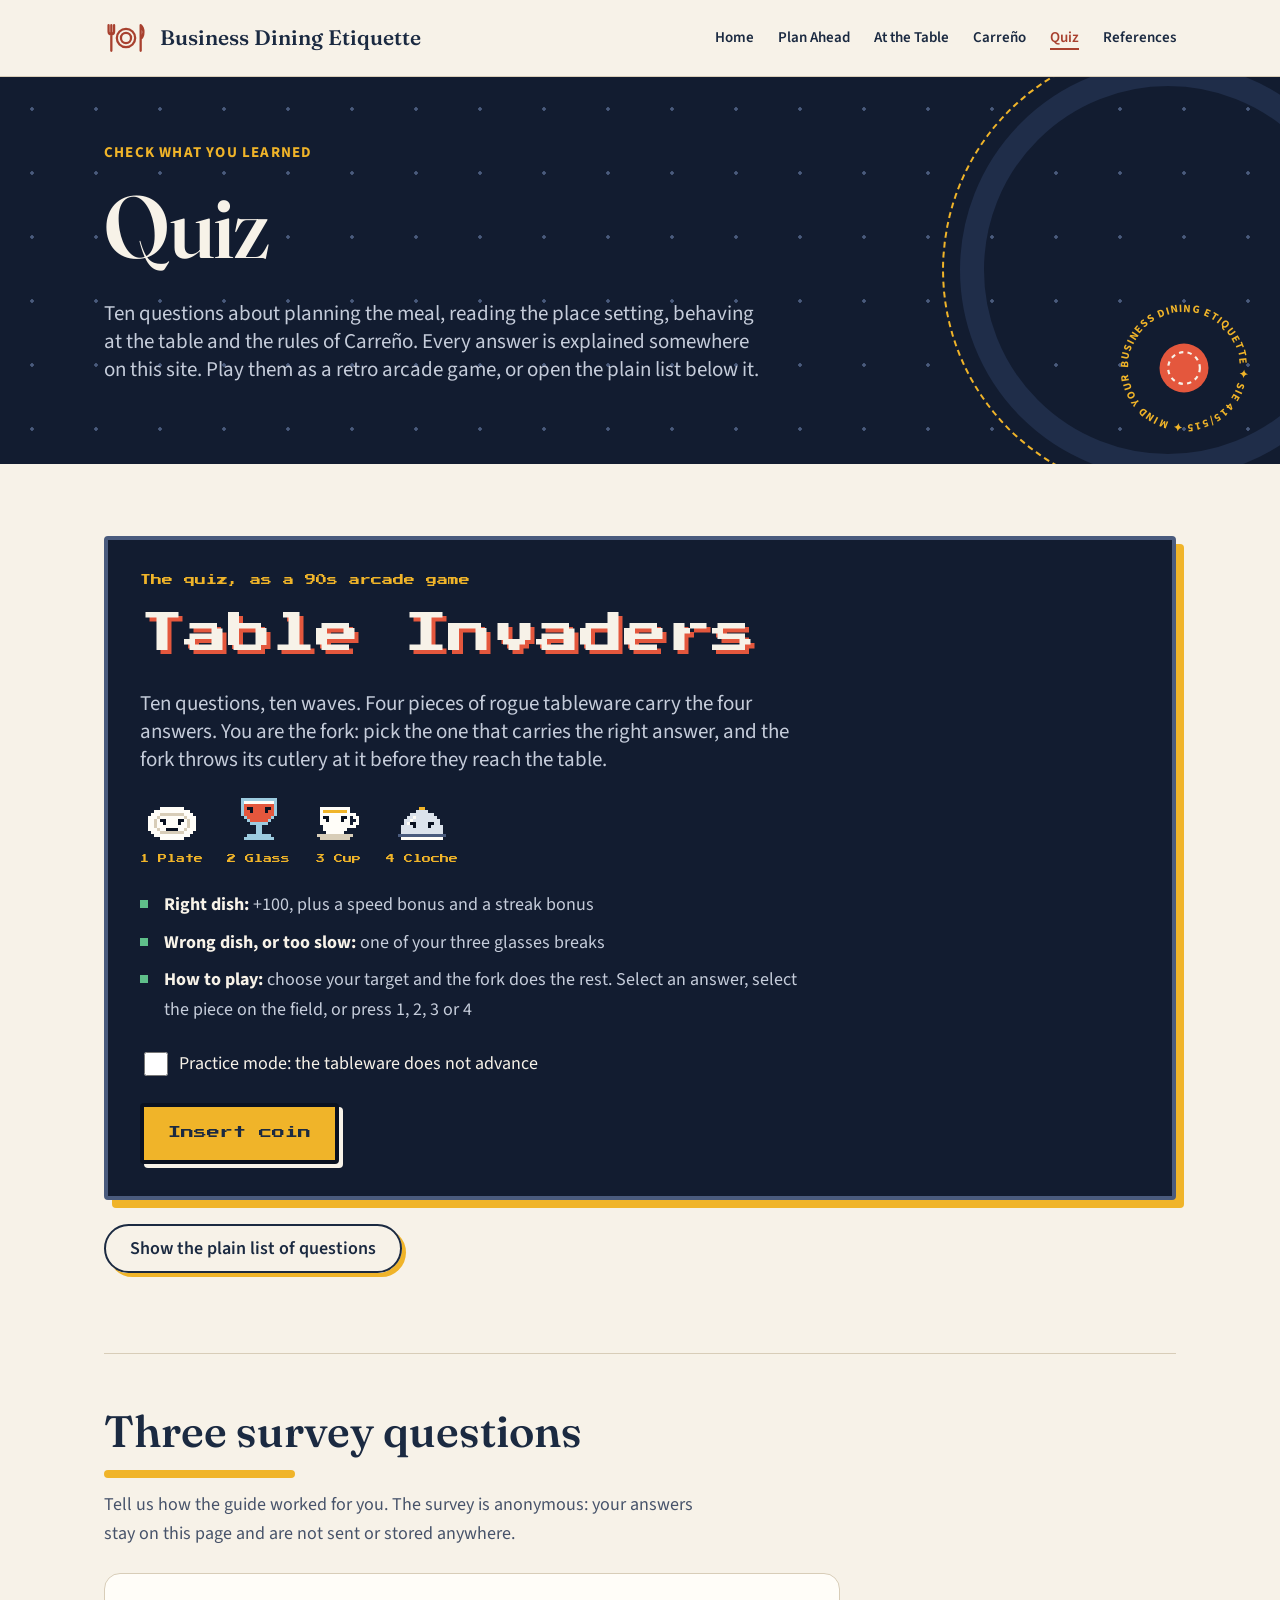
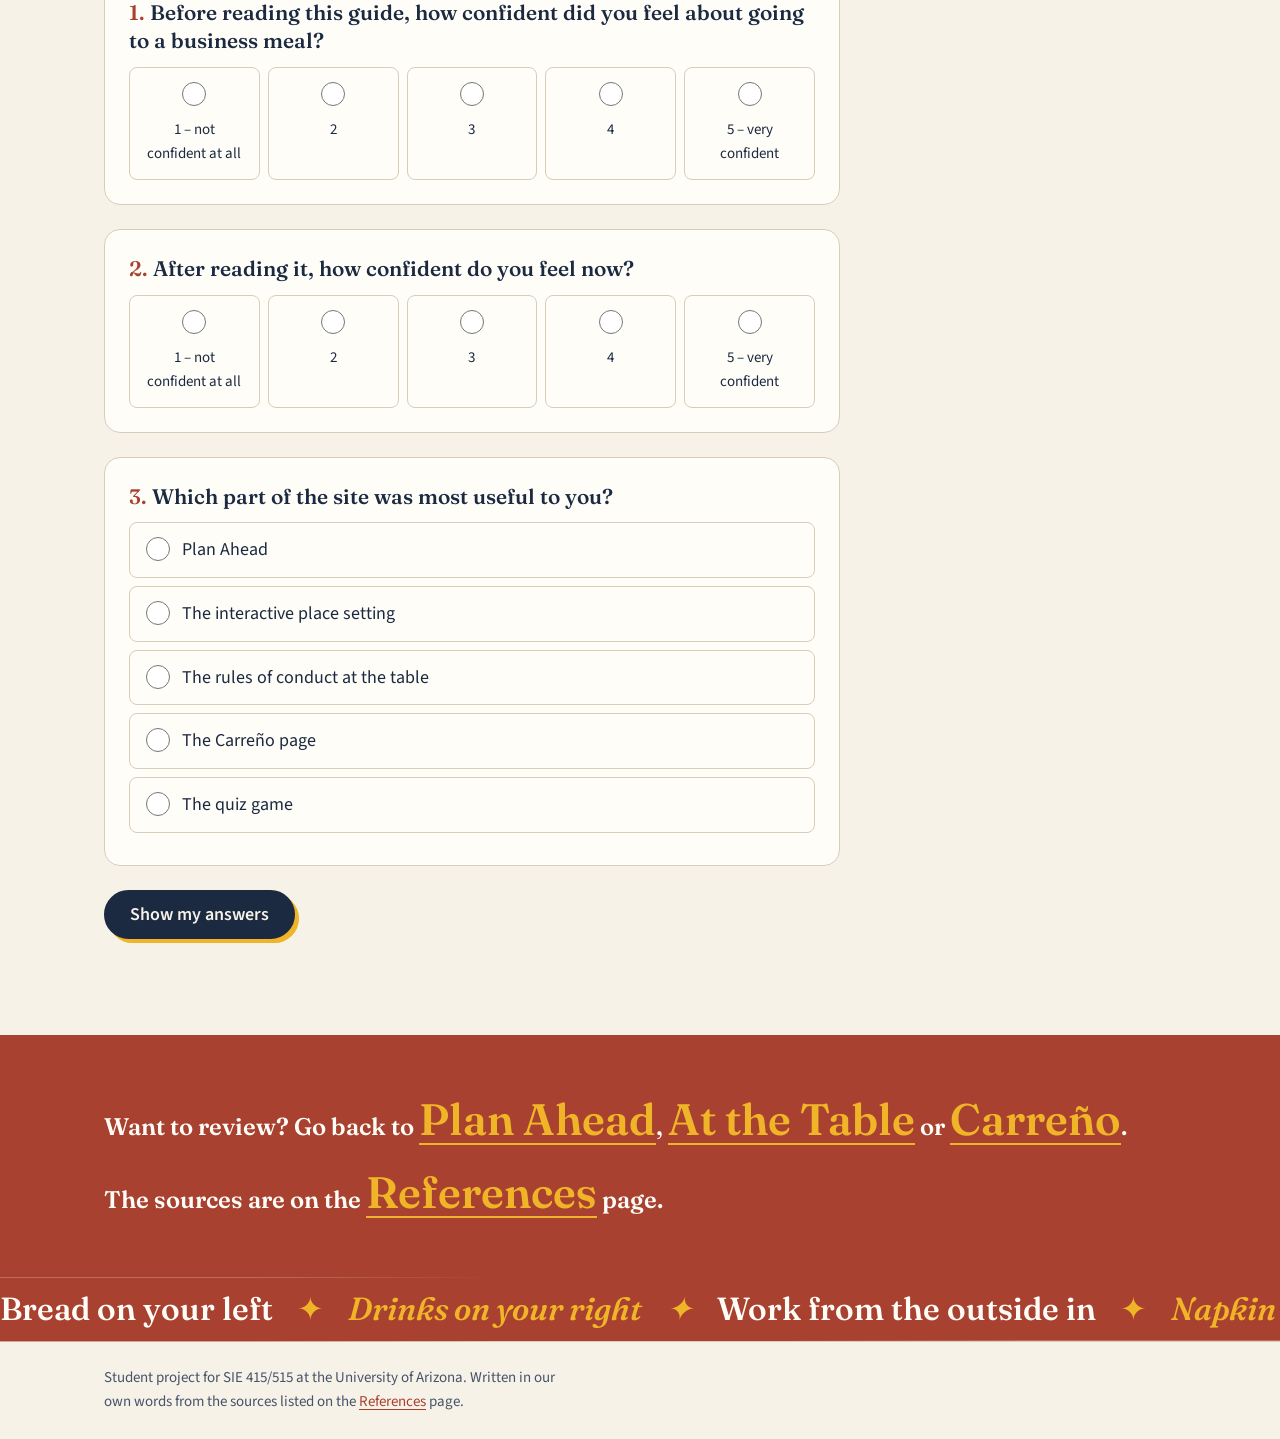
<file: quiz.html>
<!DOCTYPE html>
<html lang="en">
<head>
  <meta charset="utf-8">
  <meta name="viewport" content="width=device-width, initial-scale=1">
  <title>Quiz | Business Dining Etiquette</title>
  <meta name="description" content="A 10-question quiz on business dining etiquette, playable as a retro arcade game: planning, the place setting, conduct at the table and the rules of Carreño.">
  <link rel="icon" href="images/favicon.svg" type="image/svg+xml">
  <link rel="preconnect" href="https://fonts.googleapis.com">
  <link rel="preconnect" href="https://fonts.gstatic.com" crossorigin>
  <link href="https://fonts.googleapis.com/css2?family=Fraunces:opsz,wght@9..144,400..700&amp;family=Press+Start+2P&amp;family=Source+Sans+3:ital,wght@0,400;0,600;0,700;1,400&amp;display=swap" rel="stylesheet">
  <link rel="stylesheet" href="css/tokens.css">
  <link rel="stylesheet" href="css/site.css">
  <link rel="stylesheet" href="css/arcade.css">
  <script src="js/header.js" defer></script>
  <script src="js/quiz.js" defer></script>
  <script src="js/quiz-game.js" defer></script>
  <script src="js/motion.js" defer></script>
  <script src="js/fx.js" defer></script>
</head>
<body data-page="quiz">
  <!-- SHARED HEADER START -->
  <a class="skip-link" href="#main">Skip to content</a>
  <header class="site-header">
    <div class="wrap header-inner">
      <a class="brand" href="index.html">
        <svg class="brand-mark" viewBox="0 0 48 48" aria-hidden="true" focusable="false">
          <g class="art-accent-line">
            <circle cx="24" cy="24" r="10"/>
            <circle cx="24" cy="24" r="5.5"/>
            <path d="M8 10v28M5 10v7a3 3 0 0 0 6 0v-7"/>
            <path d="M40 38V10c4 3 4 12 0 15"/>
          </g>
        </svg>
        <span>Business Dining Etiquette</span>
      </a>
      <nav aria-label="Main">
        <ul class="nav-list">
          <li><a href="index.html">Home</a></li>
          <li><a href="plan-ahead.html">Plan Ahead</a></li>
          <li><a href="at-the-table.html">At the Table</a></li>
          <li><a href="carreno.html">Carreño</a></li>
          <li><a href="quiz.html">Quiz</a></li>
          <li><a href="references.html">References</a></li>
        </ul>
      </nav>
    </div>
  </header>
  <!-- SHARED HEADER END -->

    <main id="main">
    <div class="wrap">

      <header class="page-intro">
        <p class="eyebrow">Check what you learned</p>
        <h1>Quiz</h1>
        <p class="lede">Ten questions about planning the meal, reading the place setting, behaving at the table and the rules of Carreño. Every answer is explained somewhere on this site. Play them as a retro arcade game, or open the plain list below it.</p>
      </header>

      <section class="section" aria-labelledby="quiz-title">
        <h2 id="quiz-title">The 10 questions</h2>
        <form class="quiz" data-quiz novalidate>
          <ol class="q-list">
            <li class="q" data-answer="b">
              <fieldset>
                <legend>You are hosting a business dinner. Which restaurant is the safest choice?</legend>
                <ol class="q-options" type="a">
                  <li><label class="q-option"><input type="radio" name="q1" value="a"> <span>A new place everyone is talking about, which you have not tried yet</span></label></li>
                  <li><label class="q-option"><input type="radio" name="q1" value="b"> <span>A quiet restaurant you already know that is easy for your guest to reach</span></label></li>
                  <li><label class="q-option"><input type="radio" name="q1" value="c"> <span>A lively theme restaurant, to break the ice</span></label></li>
                  <li><label class="q-option"><input type="radio" name="q1" value="d"> <span>The most expensive restaurant in town, to impress</span></label></li>
                </ol>
              </fieldset>
              <p class="q-feedback" hidden><strong class="q-result"></strong> Choose a place where you already know the menu and the service, where you can talk, and that is convenient for your guest. See <a href="plan-ahead.html#choose-place">Choose the mood and the place</a>.</p>
            </li>
            <li class="q" data-answer="c">
              <fieldset>
                <legend>Your guest orders first and picks a mid-priced dish. What should you order?</legend>
                <ol class="q-options" type="a">
                  <li><label class="q-option"><input type="radio" name="q2" value="a"> <span>The most expensive dish, to show confidence</span></label></li>
                  <li><label class="q-option"><input type="radio" name="q2" value="b"> <span>Only a drink, to keep the bill low</span></label></li>
                  <li><label class="q-option"><input type="radio" name="q2" value="c"> <span>A dish in a similar price range</span></label></li>
                  <li><label class="q-option"><input type="radio" name="q2" value="d"> <span>Exactly the same dish, always</span></label></li>
                </ol>
              </fieldset>
              <p class="q-feedback" hidden><strong class="q-result"></strong> Letting the guest order first and then matching the price range keeps everyone comfortable. See <a href="plan-ahead.html#price">The price-matching rule</a>.</p>
            </li>
            <li class="q" data-answer="a">
              <fieldset>
                <legend>There is a small plate on each side of you. Which bread plate is yours?</legend>
                <ol class="q-options" type="a">
                  <li><label class="q-option"><input type="radio" name="q3" value="a"> <span>The one at your upper left</span></label></li>
                  <li><label class="q-option"><input type="radio" name="q3" value="b"> <span>The one at your upper right</span></label></li>
                  <li><label class="q-option"><input type="radio" name="q3" value="c"> <span>Whichever is closer to your hand</span></label></li>
                  <li><label class="q-option"><input type="radio" name="q3" value="d"> <span>Neither. Bread goes on the dinner plate</span></label></li>
                </ol>
              </fieldset>
              <p class="q-feedback" hidden><strong class="q-result"></strong> Solids on the left, liquids on the right: your bread plate is at the upper left and your glasses at the upper right. See <a href="at-the-table.html#place-setting">the place setting</a>.</p>
            </li>
            <li class="q" data-answer="d">
              <fieldset>
                <legend>You find two forks to the left of your plate. Which one do you use for the first course?</legend>
                <ol class="q-options" type="a">
                  <li><label class="q-option"><input type="radio" name="q4" value="a"> <span>The one closest to the plate</span></label></li>
                  <li><label class="q-option"><input type="radio" name="q4" value="b"> <span>The larger one</span></label></li>
                  <li><label class="q-option"><input type="radio" name="q4" value="c"> <span>The one lying above the plate</span></label></li>
                  <li><label class="q-option"><input type="radio" name="q4" value="d"> <span>The one farthest from the plate</span></label></li>
                </ol>
              </fieldset>
              <p class="q-feedback" hidden><strong class="q-result"></strong> Utensils are used from the outside in, so you start with the outer fork. The piece above the plate is for dessert. See <a href="at-the-table.html#place-setting">the place setting</a>.</p>
            </li>
            <li class="q" data-answer="b">
              <fieldset>
                <legend>You need to leave the table for a moment during the meal. Where does your napkin go?</legend>
                <ol class="q-options" type="a">
                  <li><label class="q-option"><input type="radio" name="q5" value="a"> <span>On the table, next to your plate</span></label></li>
                  <li><label class="q-option"><input type="radio" name="q5" value="b"> <span>On your chair</span></label></li>
                  <li><label class="q-option"><input type="radio" name="q5" value="c"> <span>On top of your plate</span></label></li>
                  <li><label class="q-option"><input type="radio" name="q5" value="d"> <span>In your pocket</span></label></li>
                </ol>
              </fieldset>
              <p class="q-feedback" hidden><strong class="q-result"></strong> A napkin on the chair shows that you are coming back. It returns to the table only when the meal is over. See <a href="at-the-table.html#napkin">Napkin</a>.</p>
            </li>
            <li class="q" data-answer="c">
              <fieldset>
                <legend>What should you do with your phone during a business meal?</legend>
                <ol class="q-options" type="a">
                  <li><label class="q-option"><input type="radio" name="q6" value="a"> <span>Leave it face down on the table</span></label></li>
                  <li><label class="q-option"><input type="radio" name="q6" value="b"> <span>Keep it on the table with the sound on, in case of an urgent call</span></label></li>
                  <li><label class="q-option"><input type="radio" name="q6" value="c"> <span>Keep it off the table and silent</span></label></li>
                  <li><label class="q-option"><input type="radio" name="q6" value="d"> <span>Hold it in your hand under the table</span></label></li>
                </ol>
              </fieldset>
              <p class="q-feedback" hidden><strong class="q-result"></strong> The phone stays off the table and should never ring. See <a href="at-the-table.html#phone">Phone</a>.</p>
            </li>
            <li class="q" data-answer="a">
              <fieldset>
                <legend>When is the best moment to bring up your main business points?</legend>
                <ol class="q-options" type="a">
                  <li><label class="q-option"><input type="radio" name="q7" value="a"> <span>After some small talk, but before dessert</span></label></li>
                  <li><label class="q-option"><input type="radio" name="q7" value="b"> <span>As soon as everyone sits down</span></label></li>
                  <li><label class="q-option"><input type="radio" name="q7" value="c"> <span>Only while dessert is being served</span></label></li>
                  <li><label class="q-option"><input type="radio" name="q7" value="d"> <span>Never. Business is not discussed at a meal</span></label></li>
                </ol>
              </fieldset>
              <p class="q-feedback" hidden><strong class="q-result"></strong> Start with small talk and get to know the other person, but do not wait until dessert for the serious points. See <a href="at-the-table.html#conversation">Conversation and when to talk business</a>.</p>
            </li>
            <li class="q" data-answer="d">
              <fieldset>
                <legend>According to Carreño, what is the only purpose of the napkin?</legend>
                <ol class="q-options" type="a">
                  <li><label class="q-option"><input type="radio" name="q8" value="a"> <span>Protecting your clothes</span></label></li>
                  <li><label class="q-option"><input type="radio" name="q8" value="b"> <span>Covering the bread</span></label></li>
                  <li><label class="q-option"><input type="radio" name="q8" value="c"> <span>Cleaning your cutlery</span></label></li>
                  <li><label class="q-option"><input type="radio" name="q8" value="d"> <span>Wiping your lips</span></label></li>
                </ol>
              </fieldset>
              <p class="q-feedback" hidden><strong class="q-result"></strong> Carreño says the napkin has no other purpose than wiping the lips. See <a href="carreno.html#on-the-table">What you will find on the table</a>.</p>
            </li>
            <li class="q" data-answer="b">
              <fieldset>
                <legend>A server makes a serious mistake with your order. What does Carreño tell you to do?</legend>
                <ol class="q-options" type="a">
                  <li><label class="q-option"><input type="radio" name="q9" value="a"> <span>Correct them firmly, so that they learn</span></label></li>
                  <li><label class="q-option"><input type="radio" name="q9" value="b"> <span>Never speak to them harshly or scold them</span></label></li>
                  <li><label class="q-option"><input type="radio" name="q9" value="c"> <span>Ask your host to complain for you</span></label></li>
                  <li><label class="q-option"><input type="radio" name="q9" value="d"> <span>Stand up and leave the table</span></label></li>
                </ol>
              </fieldset>
              <p class="q-feedback" hidden><strong class="q-result"></strong> He writes that we must never speak to servers in a commanding and harsh tone, however serious the mistake. See <a href="carreno.html#servers">How to treat servers</a>.</p>
            </li>
            <li class="q" data-answer="c">
              <fieldset>
                <legend>Which of these rules from Carreño is considered dated today?</legend>
                <ol class="q-options" type="a">
                  <li><label class="q-option"><input type="radio" name="q10" value="a"> <span>Keeping the bread on your left</span></label></li>
                  <li><label class="q-option"><input type="radio" name="q10" value="b"> <span>Eating neither too fast nor too slowly</span></label></li>
                  <li><label class="q-option"><input type="radio" name="q10" value="c"> <span>Serving ladies the best pieces, in smaller amounts</span></label></li>
                  <li><label class="q-option"><input type="radio" name="q10" value="d"> <span>Thanking the person who serves you</span></label></li>
                </ol>
              </fieldset>
              <p class="q-feedback" hidden><strong class="q-result"></strong> This rule reflects the gender roles of the nineteenth century. Today every guest receives the same attention. See <a href="carreno.html#then-and-now">Carreño vs. today</a>.</p>
            </li>
          </ol>
          <div class="quiz-actions" hidden>
            <button type="submit" class="btn">Check my answers</button>
            <button type="reset" class="btn btn-quiet">Start over</button>
          </div>
          <div class="quiz-score" role="status" aria-live="polite" tabindex="-1" hidden></div>
        </form>

        <details class="answer-key">
          <summary>Show the answer key</summary>
          <ol>
            <li>b) A quiet restaurant you already know that is easy for your guest to reach</li>
            <li>c) A dish in a similar price range</li>
            <li>a) The one at your upper left</li>
            <li>d) The one farthest from the plate</li>
            <li>b) On your chair</li>
            <li>c) Keep it off the table and silent</li>
            <li>a) After some small talk, but before dessert</li>
            <li>d) Wiping your lips</li>
            <li>b) Never speak to them harshly or scold them</li>
            <li>c) Serving ladies the best pieces, in smaller amounts</li>
          </ol>
        </details>
      </section>

      <section class="section" id="survey" aria-labelledby="survey-title">
        <div class="section-head">
          <h2 id="survey-title">Three survey questions</h2>
          <p>Tell us how the guide worked for you. The survey is anonymous: your answers stay on this page and are not sent or stored anywhere.</p>
        </div>
        <form class="quiz survey" data-survey novalidate>
          <ol class="q-list">
            <li class="q">
              <fieldset>
                <legend>Before reading this guide, how confident did you feel about going to a business meal?</legend>
                <ol class="q-options scale">
                  <li><label class="q-option"><input type="radio" name="s1" value="1"> <span>1 &ndash; not confident at all</span></label></li>
                  <li><label class="q-option"><input type="radio" name="s1" value="2"> <span>2</span></label></li>
                  <li><label class="q-option"><input type="radio" name="s1" value="3"> <span>3</span></label></li>
                  <li><label class="q-option"><input type="radio" name="s1" value="4"> <span>4</span></label></li>
                  <li><label class="q-option"><input type="radio" name="s1" value="5"> <span>5 &ndash; very confident</span></label></li>
                </ol>
              </fieldset>
            </li>
            <li class="q">
              <fieldset>
                <legend>After reading it, how confident do you feel now?</legend>
                <ol class="q-options scale">
                  <li><label class="q-option"><input type="radio" name="s2" value="1"> <span>1 &ndash; not confident at all</span></label></li>
                  <li><label class="q-option"><input type="radio" name="s2" value="2"> <span>2</span></label></li>
                  <li><label class="q-option"><input type="radio" name="s2" value="3"> <span>3</span></label></li>
                  <li><label class="q-option"><input type="radio" name="s2" value="4"> <span>4</span></label></li>
                  <li><label class="q-option"><input type="radio" name="s2" value="5"> <span>5 &ndash; very confident</span></label></li>
                </ol>
              </fieldset>
            </li>
            <li class="q">
              <fieldset>
                <legend>Which part of the site was most useful to you?</legend>
                <ol class="q-options">
                  <li><label class="q-option"><input type="radio" name="s3" value="Plan Ahead"> <span>Plan Ahead</span></label></li>
                  <li><label class="q-option"><input type="radio" name="s3" value="The interactive place setting"> <span>The interactive place setting</span></label></li>
                  <li><label class="q-option"><input type="radio" name="s3" value="The rules of conduct at the table"> <span>The rules of conduct at the table</span></label></li>
                  <li><label class="q-option"><input type="radio" name="s3" value="The Carreño page"> <span>The Carreño page</span></label></li>
                  <li><label class="q-option"><input type="radio" name="s3" value="The quiz game"> <span>The quiz game</span></label></li>
                </ol>
              </fieldset>
            </li>
          </ol>
          <div class="quiz-actions" hidden>
            <button type="submit" class="btn">Show my answers</button>
          </div>
          <div class="quiz-score" role="status" aria-live="polite" tabindex="-1" hidden></div>
        </form>
      </section>

      <nav class="next-step" aria-label="Continue reading">
        <p>Want to review? Go back to <a href="plan-ahead.html">Plan Ahead</a>, <a href="at-the-table.html">At the Table</a> or <a href="carreno.html">Carreño</a>. The sources are on the <a href="references.html">References</a> page.</p>
      </nav>

    </div>
  </main>

  <!-- SHARED FOOTER START -->
  <footer class="site-footer">
    <div class="wrap">
      <p>Student project for SIE 415/515 at the University of Arizona. Written in our own words from the sources listed on the <a href="references.html">References</a> page.</p>
    </div>
  </footer>
  <!-- SHARED FOOTER END -->
</body>
</html>
</file>
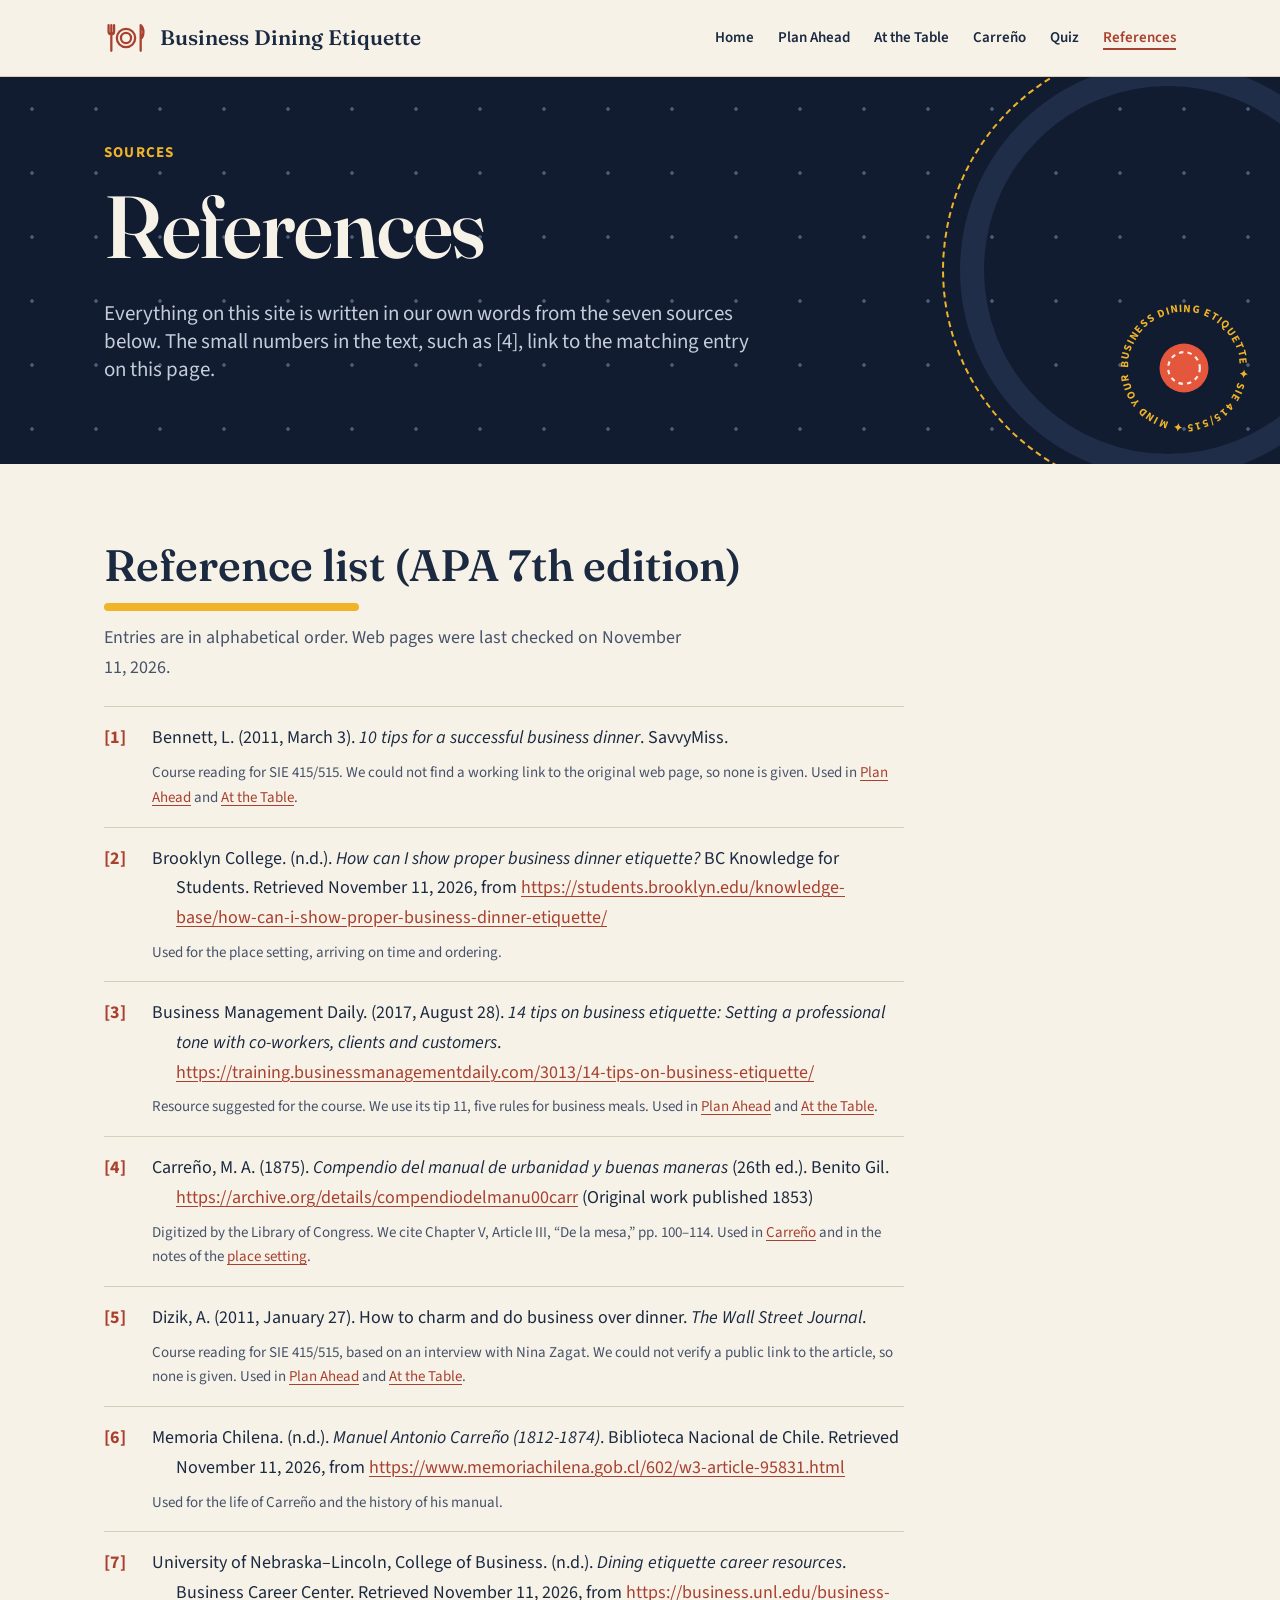
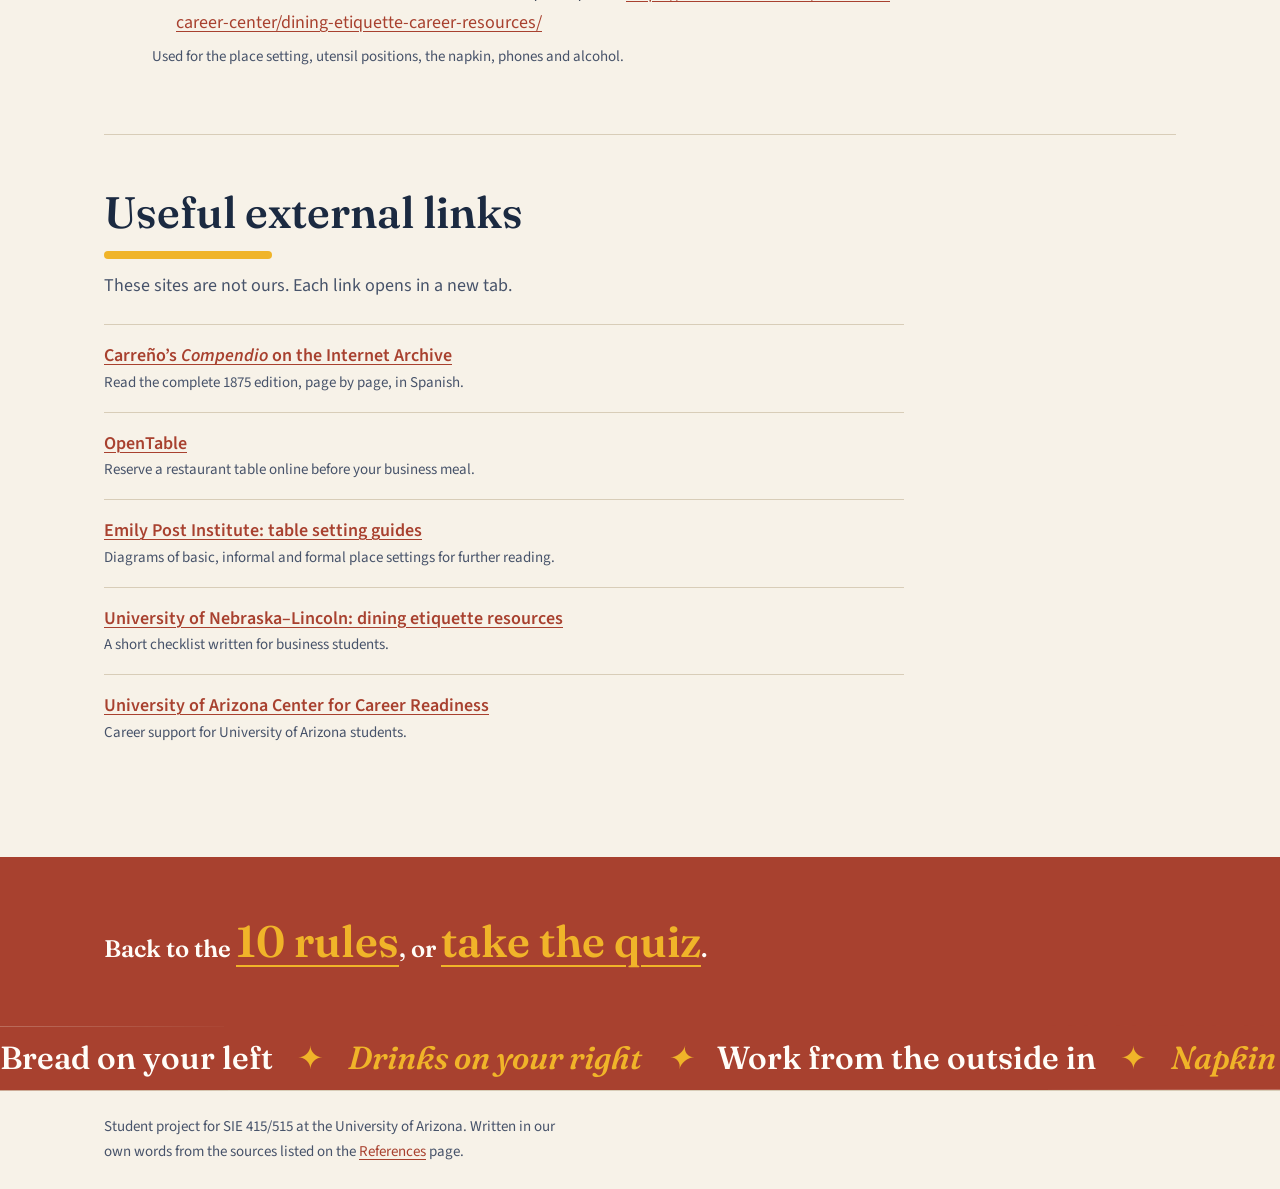
<file: references.html>
<!DOCTYPE html>
<html lang="en">
<head>
  <meta charset="utf-8">
  <meta name="viewport" content="width=device-width, initial-scale=1">
  <title>References | Business Dining Etiquette</title>
  <meta name="description" content="APA 7 reference list and external links for the Business Dining Etiquette guide.">
  <link rel="icon" href="images/favicon.svg" type="image/svg+xml">
  <link rel="preconnect" href="https://fonts.googleapis.com">
  <link rel="preconnect" href="https://fonts.gstatic.com" crossorigin>
  <link href="https://fonts.googleapis.com/css2?family=Fraunces:opsz,wght@9..144,400..700&amp;family=Source+Sans+3:ital,wght@0,400;0,600;0,700;1,400&amp;display=swap" rel="stylesheet">
  <link rel="stylesheet" href="css/tokens.css">
  <link rel="stylesheet" href="css/site.css">
  <script src="js/header.js" defer></script>
  <script src="js/motion.js" defer></script>
  <script src="js/fx.js" defer></script>
</head>
<body data-page="references">
  <!-- SHARED HEADER START -->
  <a class="skip-link" href="#main">Skip to content</a>
  <header class="site-header">
    <div class="wrap header-inner">
      <a class="brand" href="index.html">
        <svg class="brand-mark" viewBox="0 0 48 48" aria-hidden="true" focusable="false">
          <g class="art-accent-line">
            <circle cx="24" cy="24" r="10"/>
            <circle cx="24" cy="24" r="5.5"/>
            <path d="M8 10v28M5 10v7a3 3 0 0 0 6 0v-7"/>
            <path d="M40 38V10c4 3 4 12 0 15"/>
          </g>
        </svg>
        <span>Business Dining Etiquette</span>
      </a>
      <nav aria-label="Main">
        <ul class="nav-list">
          <li><a href="index.html">Home</a></li>
          <li><a href="plan-ahead.html">Plan Ahead</a></li>
          <li><a href="at-the-table.html">At the Table</a></li>
          <li><a href="carreno.html">Carreño</a></li>
          <li><a href="quiz.html">Quiz</a></li>
          <li><a href="references.html">References</a></li>
        </ul>
      </nav>
    </div>
  </header>
  <!-- SHARED HEADER END -->

    <main id="main">
    <div class="wrap">

      <header class="page-intro">
        <p class="eyebrow">Sources</p>
        <h1>References</h1>
        <p class="lede">Everything on this site is written in our own words from the seven sources below. The small numbers in the text, such as [4], link to the matching entry on this page.</p>
      </header>

      <section class="section" aria-labelledby="refs-title">
        <div class="section-head">
          <h2 id="refs-title">Reference list (APA 7th edition)</h2>
          <p>Entries are in alphabetical order. Web pages were last checked on November 11, 2026.</p>
        </div>
        <ol class="refs">
          <li id="ref-1">
            <p class="ref">Bennett, L. (2011, March 3). <i>10 tips for a successful business dinner</i>. SavvyMiss.</p>
            <p class="ref-note">Course reading for SIE 415/515. We could not find a working link to the original web page, so none is given. Used in <a href="plan-ahead.html">Plan Ahead</a> and <a href="at-the-table.html#wine">At the Table</a>.</p>
          </li>
          <li id="ref-2">
            <p class="ref">Brooklyn College. (n.d.). <i>How can I show proper business dinner etiquette?</i> BC Knowledge for Students. Retrieved November 11, 2026, from <a href="https://students.brooklyn.edu/knowledge-base/how-can-i-show-proper-business-dinner-etiquette/" target="_blank" rel="noopener noreferrer">https://students.brooklyn.edu/knowledge-base/how-can-i-show-proper-business-dinner-etiquette/</a></p>
            <p class="ref-note">Used for the place setting, arriving on time and ordering.</p>
          </li>
          <li id="ref-3">
            <p class="ref">Business Management Daily. (2017, August 28). <i>14 tips on business etiquette: Setting a professional tone with co-workers, clients and customers</i>. <a href="https://training.businessmanagementdaily.com/3013/14-tips-on-business-etiquette/" target="_blank" rel="noopener noreferrer">https://training.businessmanagementdaily.com/3013/14-tips-on-business-etiquette/</a></p>
            <p class="ref-note">Resource suggested for the course. We use its tip 11, five rules for business meals. Used in <a href="plan-ahead.html">Plan Ahead</a> and <a href="at-the-table.html#conversation">At the Table</a>.</p>
          </li>
          <li id="ref-4">
            <p class="ref">Carreño, M. A. (1875). <i>Compendio del manual de urbanidad y buenas maneras</i> (26th ed.). Benito Gil. <a href="https://archive.org/details/compendiodelmanu00carr" target="_blank" rel="noopener noreferrer">https://archive.org/details/compendiodelmanu00carr</a> (Original work published 1853)</p>
            <p class="ref-note">Digitized by the Library of Congress. We cite Chapter V, Article III, &ldquo;De la mesa,&rdquo; pp. 100&ndash;114. Used in <a href="carreno.html">Carreño</a> and in the notes of the <a href="at-the-table.html#place-setting">place setting</a>.</p>
          </li>
          <li id="ref-5">
            <p class="ref">Dizik, A. (2011, January 27). How to charm and do business over dinner. <i>The Wall Street Journal</i>.</p>
            <p class="ref-note">Course reading for SIE 415/515, based on an interview with Nina Zagat. We could not verify a public link to the article, so none is given. Used in <a href="plan-ahead.html">Plan Ahead</a> and <a href="at-the-table.html#conduct">At the Table</a>.</p>
          </li>
          <li id="ref-6">
            <p class="ref">Memoria Chilena. (n.d.). <i>Manuel Antonio Carreño (1812-1874)</i>. Biblioteca Nacional de Chile. Retrieved November 11, 2026, from <a href="https://www.memoriachilena.gob.cl/602/w3-article-95831.html" target="_blank" rel="noopener noreferrer">https://www.memoriachilena.gob.cl/602/w3-article-95831.html</a></p>
            <p class="ref-note">Used for the life of Carreño and the history of his manual.</p>
          </li>
          <li id="ref-7">
            <p class="ref">University of Nebraska&ndash;Lincoln, College of Business. (n.d.). <i>Dining etiquette career resources</i>. Business Career Center. Retrieved November 11, 2026, from <a href="https://business.unl.edu/business-career-center/dining-etiquette-career-resources/" target="_blank" rel="noopener noreferrer">https://business.unl.edu/business-career-center/dining-etiquette-career-resources/</a></p>
            <p class="ref-note">Used for the place setting, utensil positions, the napkin, phones and alcohol.</p>
          </li>
        </ol>
      </section>

      <section class="section" id="links" aria-labelledby="links-title">
        <div class="section-head">
          <h2 id="links-title">Useful external links</h2>
          <p>These sites are not ours. Each link opens in a new tab.</p>
        </div>
        <ul class="link-list">
          <li><a href="https://archive.org/details/compendiodelmanu00carr" target="_blank" rel="noopener noreferrer">Carreño&rsquo;s <i>Compendio</i> on the Internet Archive</a><span>Read the complete 1875 edition, page by page, in Spanish.</span></li>
          <li><a href="https://www.opentable.com/" target="_blank" rel="noopener noreferrer">OpenTable</a><span>Reserve a restaurant table online before your business meal.</span></li>
          <li><a href="https://emilypost.com/advice/table-setting-guides" target="_blank" rel="noopener noreferrer">Emily Post Institute: table setting guides</a><span>Diagrams of basic, informal and formal place settings for further reading.</span></li>
          <li><a href="https://business.unl.edu/business-career-center/dining-etiquette-career-resources/" target="_blank" rel="noopener noreferrer">University of Nebraska&ndash;Lincoln: dining etiquette resources</a><span>A short checklist written for business students.</span></li>
          <li><a href="https://career.arizona.edu/" target="_blank" rel="noopener noreferrer">University of Arizona Center for Career Readiness</a><span>Career support for University of Arizona students.</span></li>
        </ul>
      </section>

      <nav class="next-step" aria-label="Continue reading">
        <p>Back to the <a href="index.html">10 rules</a>, or <a href="quiz.html">take the quiz</a>.</p>
      </nav>

    </div>
  </main>

  <!-- SHARED FOOTER START -->
  <footer class="site-footer">
    <div class="wrap">
      <p>Student project for SIE 415/515 at the University of Arizona. Written in our own words from the sources listed on the <a href="references.html">References</a> page.</p>
    </div>
  </footer>
  <!-- SHARED FOOTER END -->
</body>
</html>
</file>
<file: css/tokens.css>
/* ==========================================================================
   tokens.css
   The single place for visual decisions. Change values here to restyle
   the whole site. site.css may only use these variables.
   ========================================================================== */

:root {
  /* ---- Color: one base (ink), one accent (brick), warm neutrals ---- */
  --paper: #F7F2E8;        /* page background */
  --paper-deep: #EFE7D6;   /* tinted bands, table headers */
  --surface: #FFFDF8;      /* panels that sit on the paper */
  --ink: #1B2A41;          /* text, headings (13.5:1 on paper) */
  --ink-soft: #47536A;     /* secondary text (6.9:1 on paper) */
  --accent: #A8412F;       /* links, key marks (5.4:1 on paper) */
  --accent-deep: #7E2E20;  /* hover and visited links */
  --rule: #D8CDB8;         /* hairlines and borders */
  --on-ink: #F7F2E8;       /* text on ink backgrounds */
  --on-accent: #FFFDF8;    /* text on accent backgrounds */
  --good: #2C6447;         /* correct answer */
  --good-bg: #E4EFE6;
  --bad: #8F2F20;          /* wrong answer */
  --bad-bg: #F6E2DC;
  --focus: #1B2A41;        /* focus ring */

  /* ---- Color: dark stage (hero scene, page intros, quiz game) ---- */
  --stage: #121C30;        /* deep navy background */
  --stage-soft: #1F2D49;   /* panels on the stage */
  --stage-line: #4A5B7D;   /* borders on the stage */
  --on-ink-soft: #C5CCDA;  /* secondary text on the stage (10:1) */
  --gold: #F0B429;         /* loud second accent, for dark backgrounds */
  --accent-bright: #E4573D;/* brick, brightened for dark backgrounds */
  --gold-deep: #DDA016;    /* giant numerals on gold chapters */
  --good-bright: #5FBF8A;
  --steel: #DCE3EC;        /* cutlery in the scene */
  --water: #9CCBE0;
  --pulse: rgba(240, 180, 41, 0.7);
  --stage-deep: #0A1120;   /* vignette at the edges of the stage */
  --candle: rgba(240, 180, 41, 0.22); /* light that follows the pointer */

  /* ---- Fonts ---- */
  --font-display: "Fraunces", Georgia, "Times New Roman", serif;
  --font-body: "Source Sans 3", Verdana, "Trebuchet MS", sans-serif;
  --font-pixel: "Press Start 2P", "Courier New", monospace; /* quiz arcade game only */

  /* ---- Type scale (rem) ---- */
  --fs-xs: 0.8125rem;   /* 13px */
  --fs-sm: 0.9375rem;   /* 15px */
  --fs-base: 1.125rem;  /* 18px body */
  --fs-md: 1.3125rem;   /* 21px lede */
  --fs-lg: 1.5rem;      /* 24px h3 */
  --fs-xl: 2rem;        /* 32px h2 */
  --fs-2xl: clamp(2.25rem, 1.4rem + 3.6vw, 3.75rem); /* h1 */
  --fs-numeral: 2.5rem; /* big list numerals */
  --fs-hero: clamp(2.5rem, 1rem + 6.2vw, 5.5rem);        /* stage headlines */
  --fs-2xl-soft: clamp(1.75rem, 1.2rem + 2.2vw, 2.75rem); /* section headings */

  --lh-body: 1.65;
  --lh-snug: 1.35;
  --lh-tight: 1.1;

  --fw-regular: 400;
  --fw-semibold: 600;
  --fw-bold: 700;
  --fw-display: 560;

  --tracking-label: 0.08em;

  /* ---- Quiz arcade game (Table Invaders) ---- */
  --fs-pixel-xs: 0.5625rem;  /* 9px HUD labels */
  --fs-pixel-sm: 0.6875rem;  /* 11px HUD values */
  --fs-pixel: 0.8125rem;     /* 13px buttons */
  --fs-pixel-title: clamp(1.375rem, 0.7rem + 3.4vw, 2.75rem);
  --fs-pixel-banner: clamp(1rem, 0.6rem + 2vw, 1.75rem);
  --lh-pixel: 1.6;
  --px: 4px;                 /* one "pixel" of the arcade borders and shadows */
  --scan-size: 4px;          /* distance between CRT scanlines */
  --scanline: rgba(10, 17, 32, 0.16);
  --arc-art: 3rem;           /* tableware on the start screen */
  --arc-art-sm: 2rem;        /* tableware beside each answer */
  --arc-glass: 1rem;         /* the three lives */

  /* ---- Spacing scale ---- */
  --sp-0: 0;
  --sp-1: 0.25rem;  /* 4 */
  --sp-2: 0.5rem;   /* 8 */
  --sp-3: 0.75rem;  /* 12 */
  --sp-4: 1rem;     /* 16 */
  --sp-5: 1.5rem;   /* 24 */
  --sp-6: 2rem;     /* 32 */
  --sp-7: 3rem;     /* 48 */
  --sp-8: 4rem;     /* 64 */
  --sp-9: 6rem;     /* 96 */

  /* ---- Layout ---- */
  --wrap: 70rem;         /* page container */
  --measure: 66ch;       /* comfortable line length */
  --gutter: var(--sp-5); /* side padding */
  --sidebar: 20rem;
  --hotspot: 2.75rem;    /* touch target for interactive markers */

  /* ---- Radii ---- */
  --r-sm: 0.25rem;
  --r-md: 0.5rem;
  --r-lg: 1rem;
  --r-pill: 999px;

  /* ---- Borders ---- */
  --bw: 1px;
  --bw-thick: 2px;
  --focus-w: 3px;
  --focus-offset: 3px;

  /* ---- Shadows (soft, no glow) ---- */
  --shadow-sm: 0 1px 2px rgba(27, 42, 65, 0.08);
  --shadow-md: 0 8px 24px rgba(27, 42, 65, 0.10);

  /* ---- Motion ---- */
  --ease: cubic-bezier(0.22, 1, 0.36, 1);
  --dur-fast: 200ms;
  --dur: 300ms;
  --dur-slow: 500ms;
  --dur-reveal: 700ms;
  --press: 0.97;
}

@media (max-width: 40rem) {
  :root {
    --fs-base: 1.0625rem; /* 17px body on phones */
    --fs-md: 1.1875rem;
    --fs-xl: 1.625rem;
    --fs-lg: 1.3125rem;
    --gutter: var(--sp-4);
    --sp-8: 3rem;
    --sp-9: 4rem;
  }
}
</file>
<file: css/site.css>
/* ==========================================================================
   site.css
   Layout and components. Uses only variables from tokens.css.
   ========================================================================== */

/* ---- Reset and base ---- */
*, *::before, *::after { box-sizing: border-box; }

html { -webkit-text-size-adjust: 100%; scroll-behavior: smooth; }

body {
  margin: var(--sp-0);
  background: var(--paper);
  color: var(--ink);
  font-family: var(--font-body);
  font-size: var(--fs-base);
  line-height: var(--lh-body);
  font-weight: var(--fw-regular);
  overflow-wrap: break-word;
}

img, svg, iframe { max-width: 100%; }
img, svg { height: auto; }

h1, h2, h3, h4 {
  font-family: var(--font-display);
  font-weight: var(--fw-display);
  line-height: var(--lh-tight);
  margin: var(--sp-0);
  text-wrap: balance;
}
h1 { font-size: var(--fs-2xl); letter-spacing: -0.015em; }
h2 { font-size: var(--fs-xl); line-height: var(--lh-snug); }
h3 { font-size: var(--fs-lg); line-height: var(--lh-snug); }
h4 { font-size: var(--fs-md); line-height: var(--lh-snug); }

p, ul, ol, dl, table, figure, blockquote { margin: var(--sp-0) var(--sp-0) var(--sp-4); }
p { text-wrap: pretty; }
ul, ol { padding-left: var(--sp-5); }
li { margin-bottom: var(--sp-2); }

a {
  color: var(--accent);
  text-decoration: underline;
  text-decoration-thickness: var(--bw);
  text-underline-offset: 0.18em;
  transition: color var(--dur-fast) var(--ease);
}
a:visited { color: var(--accent-deep); }
a:hover { color: var(--accent-deep); text-decoration-thickness: var(--bw-thick); }

:focus-visible {
  outline: var(--focus-w) solid var(--focus);
  outline-offset: var(--focus-offset);
  border-radius: var(--r-sm);
}

[id] { scroll-margin-top: var(--sp-5); }

.visually-hidden {
  position: absolute;
  width: 1px; height: 1px;
  margin: -1px; padding: 0;
  overflow: hidden;
  clip: rect(0 0 0 0);
  white-space: nowrap;
  border: 0;
}

/* ---- Skip link ---- */
.skip-link {
  position: absolute;
  left: var(--sp-4);
  top: var(--sp-4);
  z-index: 10;
  padding: var(--sp-2) var(--sp-4);
  background: var(--ink);
  color: var(--on-ink);
  border-radius: var(--r-sm);
  transform: translateY(-300%);
}
.skip-link:visited { color: var(--on-ink); }
.skip-link:focus { transform: translateY(0); color: var(--on-ink); }

/* ---- Containers ---- */
.wrap {
  width: 100%;
  max-width: var(--wrap);
  margin-inline: auto;
  padding-inline: var(--gutter);
}

/* ---- Header and navigation ---- */
.site-header {
  border-bottom: var(--bw) solid var(--rule);
  background: var(--paper);
}
.header-inner {
  display: flex;
  flex-wrap: wrap;
  align-items: center;
  justify-content: space-between;
  gap: var(--sp-2) var(--sp-6);
  padding-block: var(--sp-4);
}
.brand {
  display: inline-flex;
  align-items: center;
  gap: var(--sp-3);
  color: var(--ink);
  text-decoration: none;
  font-family: var(--font-display);
  font-weight: var(--fw-display);
  font-size: var(--fs-md);
  line-height: var(--lh-tight);
}
.brand:visited, .brand:hover { color: var(--ink); }
.brand-mark { width: var(--hotspot); height: var(--hotspot); flex: none; color: var(--accent); }

.nav-list {
  display: flex;
  flex-wrap: wrap;
  gap: var(--sp-1) var(--sp-5);
  list-style: none;
  margin: var(--sp-0);
  padding: var(--sp-0);
}
.nav-list li { margin: var(--sp-0); }
.nav-list a {
  display: inline-block;
  padding-block: var(--sp-2);
  color: var(--ink);
  font-weight: var(--fw-semibold);
  font-size: var(--fs-sm);
  text-decoration: none;
}
.nav-list a:visited { color: var(--ink); }
.nav-list a:hover { color: var(--accent); text-decoration: underline; text-decoration-thickness: var(--bw-thick); text-underline-offset: 0.4em; }

/* Current page marker. Header markup stays identical on every page;
   the body carries data-page and CSS does the rest. */
body[data-page="home"] .nav-list a[href="index.html"],
body[data-page="plan-ahead"] .nav-list a[href="plan-ahead.html"],
body[data-page="at-the-table"] .nav-list a[href="at-the-table.html"],
body[data-page="carreno"] .nav-list a[href="carreno.html"],
body[data-page="quiz"] .nav-list a[href="quiz.html"],
body[data-page="references"] .nav-list a[href="references.html"] {
  color: var(--accent);
  text-decoration: underline;
  text-decoration-thickness: var(--bw-thick);
  text-underline-offset: 0.4em;
}

/* ---- Footer (small text only) ---- */
.site-footer {
  margin-top: var(--sp-9);
  border-top: var(--bw) solid var(--rule);
  padding-block: var(--sp-5);
  font-size: var(--fs-sm);
  color: var(--ink-soft);
}
.site-footer p { margin: var(--sp-0); max-width: var(--measure); }

/* ---- Page intro (inner pages) ---- */
.page-intro { padding-block: var(--sp-8) var(--sp-6); }
.page-intro h1 { max-width: 18ch; }
.eyebrow {
  margin-bottom: var(--sp-3);
  font-size: var(--fs-sm);
  font-weight: var(--fw-bold);
  letter-spacing: var(--tracking-label);
  text-transform: uppercase;
  color: var(--accent);
}
.lede {
  margin-top: var(--sp-5);
  max-width: var(--measure);
  font-size: var(--fs-md);
  line-height: var(--lh-snug);
  color: var(--ink-soft);
}

/* ---- Sections and prose ---- */
.section { padding-block: var(--sp-7); }
.section + .section { border-top: var(--bw) solid var(--rule); }
.section > h2, .section-head { margin-bottom: var(--sp-5); }
.section-head p { max-width: var(--measure); color: var(--ink-soft); margin-top: var(--sp-3); }

.prose { max-width: var(--measure); }
.prose h2 { margin-top: var(--sp-7); margin-bottom: var(--sp-4); }
.prose h3 { margin-top: var(--sp-6); margin-bottom: var(--sp-3); }
.prose > :first-child { margin-top: var(--sp-0); }

/* Content + sidebar on wide screens */
.with-aside { display: grid; gap: var(--sp-7); }
@media (min-width: 62rem) {
  .with-aside { grid-template-columns: minmax(0, 1fr) var(--sidebar); align-items: start; }
  .with-aside > aside { position: sticky; top: var(--sp-5); }
}

/* On-this-page list and other side notes */
.side-box {
  padding: var(--sp-5);
  background: var(--surface);
  border: var(--bw) solid var(--rule);
  border-radius: var(--r-md);
  font-size: var(--fs-sm);
}
.side-box h2 { font-size: var(--fs-md); margin-bottom: var(--sp-3); }
.side-box ul, .side-box ol { margin-bottom: var(--sp-0); padding-left: var(--sp-4); }

/* Notes and callouts: full border, never one side only */
.note {
  max-width: var(--measure);
  margin-block: var(--sp-5);
  padding: var(--sp-4) var(--sp-5);
  background: var(--paper-deep);
  border: var(--bw) solid var(--rule);
  border-radius: var(--r-md);
}
.note > :last-child { margin-bottom: var(--sp-0); }
.note-label {
  display: block;
  margin-bottom: var(--sp-1);
  font-size: var(--fs-xs);
  font-weight: var(--fw-bold);
  letter-spacing: var(--tracking-label);
  text-transform: uppercase;
  color: var(--accent);
}

/* Numbered citations like [3] */
.cite { font-size: var(--fs-xs); font-weight: var(--fw-semibold); line-height: 1; vertical-align: super; white-space: nowrap; }
.cite a { text-decoration: none; padding: var(--sp-1) 0.1em; }
.cite a:hover { text-decoration: underline; }

/* Quotes from Carreño */
.quote {
  max-width: var(--measure);
  margin-block: var(--sp-5);
  padding: var(--sp-5);
  background: var(--surface);
  border: var(--bw) solid var(--rule);
  border-radius: var(--r-md);
}
.quote blockquote { margin: var(--sp-0) var(--sp-0) var(--sp-3); font-family: var(--font-display); font-size: var(--fs-md); line-height: var(--lh-snug); }
.quote blockquote p { margin: var(--sp-0); }
.quote figcaption { font-size: var(--fs-sm); color: var(--ink-soft); }
.quote .translation { display: block; margin-bottom: var(--sp-1); color: var(--ink); }

/* Tables */
.table-scroll { overflow-x: auto; margin-bottom: var(--sp-5); border: var(--bw) solid var(--rule); border-radius: var(--r-md); background: var(--surface); }
.table-scroll:focus-visible { outline-offset: var(--sp-0); }
table { width: 100%; border-collapse: collapse; margin: var(--sp-0); font-size: var(--fs-sm); line-height: var(--lh-snug); }
caption { caption-side: top; text-align: left; padding: var(--sp-3) var(--sp-4); font-weight: var(--fw-semibold); color: var(--ink-soft); }
th, td { padding: var(--sp-3) var(--sp-4); text-align: left; vertical-align: top; border-top: var(--bw) solid var(--rule); }
thead th { background: var(--paper-deep); font-family: var(--font-display); font-size: var(--fs-base); font-weight: var(--fw-display); }
tbody th { font-weight: var(--fw-semibold); }
.tag {
  display: inline-block;
  padding: 0 var(--sp-2);
  border: var(--bw) solid currentColor;
  border-radius: var(--r-pill);
  font-size: var(--fs-xs);
  font-weight: var(--fw-bold);
  white-space: nowrap;
}
.tag-same { color: var(--good); }
.tag-changed { color: var(--ink-soft); }
.tag-dated { color: var(--bad); }

/* ---- Home: hero ---- */
.hero { display: grid; gap: var(--sp-6); align-items: center; padding-block: var(--sp-8) var(--sp-7); }
.hero h1 { max-width: 15ch; }
.hero-art { justify-self: center; width: 100%; max-width: 26rem; margin: var(--sp-0); }
.hero-art svg { display: block; width: 100%; }
@media (min-width: 56rem) {
  .hero { grid-template-columns: minmax(0, 1.25fr) minmax(0, 1fr); gap: var(--sp-8); }
  .hero-art { justify-self: end; }
}

/* Shared SVG drawing styles (logo, hero art, place setting) */
.art-line { fill: none; stroke: var(--ink); stroke-width: 2.5; stroke-linecap: round; stroke-linejoin: round; }
.art-fill { fill: var(--surface); stroke: var(--ink); stroke-width: 2.5; stroke-linejoin: round; }
.art-soft { fill: var(--paper-deep); stroke: var(--rule); stroke-width: 2; }
.art-accent { fill: var(--accent); stroke: none; }
.art-accent-line { fill: none; stroke: var(--accent); stroke-width: 2.5; stroke-linecap: round; stroke-linejoin: round; }
.art-cloth { fill: var(--paper-deep); stroke: var(--ink); stroke-width: 2.5; stroke-linejoin: round; }

/* ---- Home: ten rules ---- */
.rules { list-style: none; counter-reset: rule; margin: var(--sp-0); padding: var(--sp-0); display: grid; gap: var(--sp-0) var(--sp-8); }
@media (min-width: 52rem) {
  .rules { grid-template-columns: repeat(2, minmax(0, 1fr)); grid-template-rows: repeat(5, auto); grid-auto-flow: column; }
}
.rules li {
  counter-increment: rule;
  display: grid;
  grid-template-columns: var(--sp-7) minmax(0, 1fr);
  gap: var(--sp-3);
  margin: var(--sp-0);
  padding-block: var(--sp-4);
  border-top: var(--bw) solid var(--rule);
}
.rules li::before {
  content: counter(rule);
  font-family: var(--font-display);
  font-size: var(--fs-numeral);
  font-weight: var(--fw-display);
  line-height: 1;
  color: var(--accent);
}
.rules h3 { font-size: var(--fs-md); margin-bottom: var(--sp-1); }
.rules p { margin: var(--sp-0); color: var(--ink-soft); }

/* ---- Home: three ways in ---- */
.paths { list-style: none; margin: var(--sp-0); padding: var(--sp-0); }
.paths li { margin: var(--sp-0); border-top: var(--bw) solid var(--rule); }
.paths li:last-child { border-bottom: var(--bw) solid var(--rule); }
.paths a {
  display: grid;
  gap: var(--sp-1) var(--sp-6);
  padding-block: var(--sp-5);
  color: var(--ink);
  text-decoration: none;
}
.paths a:visited { color: var(--ink); }
.path-when { font-size: var(--fs-sm); font-weight: var(--fw-bold); letter-spacing: var(--tracking-label); text-transform: uppercase; color: var(--accent); }
.path-title { font-family: var(--font-display); font-weight: var(--fw-display); font-size: var(--fs-xl); line-height: var(--lh-snug); transition: color var(--dur-fast) var(--ease); }
.path-text { color: var(--ink-soft); max-width: var(--measure); }
.paths a:hover .path-title { color: var(--accent); text-decoration: underline; text-decoration-thickness: var(--bw-thick); text-underline-offset: 0.2em; }
@media (min-width: 52rem) {
  .paths a { grid-template-columns: 10rem minmax(0, 22rem) minmax(0, 1fr); align-items: baseline; }
}

.paths + p { margin-top: var(--sp-5); }

/* ---- Buttons ---- */
.btn {
  display: inline-flex;
  align-items: center;
  gap: var(--sp-2);
  padding: var(--sp-2) var(--sp-5);
  min-height: var(--hotspot);
  background: var(--ink);
  color: var(--on-ink);
  border: var(--bw-thick) solid var(--ink);
  border-radius: var(--r-pill);
  font: inherit;
  font-weight: var(--fw-semibold);
  cursor: pointer;
  transition: background-color var(--dur-fast) var(--ease), color var(--dur-fast) var(--ease), transform var(--dur-fast) var(--ease);
}
.btn:hover { background: var(--accent); border-color: var(--accent); color: var(--on-accent); }
.btn:active { transform: scale(var(--press)); }
.btn-quiet { background: transparent; color: var(--ink); }

/* ---- Motion preferences ---- */
@media (prefers-reduced-motion: reduce) {
  html { scroll-behavior: auto; }
  *, *::before, *::after { transition-duration: 1ms !important; animation-duration: 1ms !important; }
}

/* ---- Interactive place setting ---- */
.ps { display: grid; gap: var(--sp-5); align-items: start; }
@media (min-width: 62rem) {
  .ps { grid-template-columns: minmax(0, 1.5fr) minmax(0, 1fr); gap: var(--sp-6); }
}
.ps-stage { position: relative; }
.ps-art { display: block; width: 100%; }
.ps-art [data-art] { transition: opacity var(--dur) var(--ease); }
.ps.is-interactive .ps-art:has(.is-active) [data-art]:not(.is-active) { opacity: 0.35; }
.ps-art .is-active .art-line { stroke: var(--accent); }
.ps-art .is-active .art-fill, .ps-art .is-active .art-cloth { stroke: var(--accent); }

.ps-hotspots { position: absolute; inset: 0; }
.hotspot {
  position: absolute;
  left: var(--x);
  top: var(--y);
  width: var(--hotspot);
  height: var(--hotspot);
  margin: calc(var(--hotspot) / -2) 0 0 calc(var(--hotspot) / -2);
  display: grid;
  place-items: center;
  padding: var(--sp-0);
  background: var(--ink);
  color: var(--on-ink);
  border: var(--bw-thick) solid var(--surface);
  border-radius: var(--r-pill);
  box-shadow: var(--shadow-sm);
  font: inherit;
  font-size: var(--fs-sm);
  font-weight: var(--fw-bold);
  line-height: 1;
  cursor: pointer;
  transition: background-color var(--dur-fast) var(--ease), transform var(--dur-fast) var(--ease);
}
.hotspot:hover { background: var(--accent); transform: scale(1.1); }
.hotspot:active { transform: scale(var(--press)); }
.hotspot[aria-pressed="true"] { background: var(--accent); color: var(--on-accent); }
.hotspot:focus-visible { border-radius: var(--r-pill); }
@media (max-width: 40rem) {
  .hotspot { --hotspot: 2.25rem; font-size: var(--fs-xs); }
}

.ps-panel {
  padding: var(--sp-5);
  background: var(--surface);
  border: var(--bw) solid var(--rule);
  border-radius: var(--r-lg);
  box-shadow: var(--shadow-md);
}
.ps-hint { margin: var(--sp-0) var(--sp-0) var(--sp-4); color: var(--ink-soft); }
.ps-list { margin: var(--sp-0); padding-left: var(--sp-5); }
.ps-list li { margin-bottom: var(--sp-5); }
.ps-list li::marker { font-family: var(--font-display); font-weight: var(--fw-display); color: var(--accent); }
.ps-list h3 { margin-bottom: var(--sp-2); }
.ps-list p:last-child { margin-bottom: var(--sp-0); }
.ps-carreno {
  padding: var(--sp-3) var(--sp-4);
  background: var(--paper);
  border: var(--bw) solid var(--rule);
  border-radius: var(--r-md);
  font-size: var(--fs-sm);
}
.ps.is-interactive .ps-list { list-style: none; padding-left: var(--sp-0); min-height: 14rem; }
.ps.is-interactive .ps-list li { margin-bottom: var(--sp-0); }
.ps-controls { display: flex; align-items: center; justify-content: space-between; gap: var(--sp-3); margin-top: var(--sp-5); }
.ps-controls[hidden] { display: none; }
.ps-count { font-size: var(--fs-sm); color: var(--ink-soft); }
.ps-after { margin-top: var(--sp-5); max-width: var(--measure); color: var(--ink-soft); }

/* ---- Video ---- */
.video { max-width: 48rem; margin: var(--sp-0) var(--sp-0) var(--sp-4); }
.video-frame { position: relative; aspect-ratio: 16 / 9; overflow: hidden; border: var(--bw) solid var(--rule); border-radius: var(--r-lg); background: var(--ink); }
.video-frame iframe { position: absolute; inset: 0; width: 100%; height: 100%; border: 0; }
.video figcaption { margin-top: var(--sp-3); font-size: var(--fs-sm); color: var(--ink-soft); }

/* ---- Next step link at the end of a page ---- */
.next-step { padding-block: var(--sp-6) var(--sp-0); border-top: var(--bw) solid var(--rule); font-weight: var(--fw-semibold); }
.next-step p { margin: var(--sp-0); }

/* ---- Checklist (side box) ---- */
.checklist { list-style: none; padding-left: var(--sp-0); }
.side-box .checklist { padding-left: var(--sp-0); }
.checklist li { position: relative; padding-left: var(--sp-5); margin-bottom: var(--sp-3); }
.checklist li::before {
  content: "";
  position: absolute;
  left: var(--sp-0);
  top: 0.3em;
  width: var(--sp-3);
  height: var(--sp-3);
  border: var(--bw-thick) solid var(--accent);
  border-radius: var(--r-sm);
}

/* ---- Quiz ---- */
.quiz { max-width: 46rem; }
.q-list { margin: var(--sp-0); padding-left: var(--sp-0); list-style: none; counter-reset: q; }
.q { counter-increment: q; margin-bottom: var(--sp-5); padding: var(--sp-5); background: var(--surface); border: var(--bw) solid var(--rule); border-radius: var(--r-lg); }
.q fieldset { margin: var(--sp-0); padding: var(--sp-0); border: 0; min-width: 0; }
.q legend { padding: var(--sp-0); margin-bottom: var(--sp-3); font-family: var(--font-display); font-weight: var(--fw-display); font-size: var(--fs-md); line-height: var(--lh-snug); }
.q legend::before { content: counter(q) ". "; color: var(--accent); }
.q-options { margin: var(--sp-0); padding-left: var(--sp-0); list-style: none; }
.q-options li { margin-bottom: var(--sp-2); }
.q-option {
  display: flex;
  align-items: flex-start;
  gap: var(--sp-3);
  padding: var(--sp-3) var(--sp-4);
  border: var(--bw) solid var(--rule);
  border-radius: var(--r-md);
  cursor: pointer;
  transition: background-color var(--dur-fast) var(--ease), border-color var(--dur-fast) var(--ease);
}
.q-option:hover { background: var(--paper); border-color: var(--ink-soft); }
.q-option:has(input:checked) { border-color: var(--ink); background: var(--paper); }
.q-option:has(input:focus-visible) { outline: var(--focus-w) solid var(--focus); outline-offset: var(--focus-offset); }
.q-option input { flex: none; width: var(--sp-5); height: var(--sp-5); margin: 0.15em 0 0; accent-color: var(--accent); }
.q-option.is-right-answer { border-color: var(--good); background: var(--good-bg); }
.q-option.is-wrong-choice { border-color: var(--bad); background: var(--bad-bg); }
.q-feedback { margin: var(--sp-4) var(--sp-0) var(--sp-0); font-size: var(--fs-sm); }
.q.is-correct .q-result { color: var(--good); }
.q.is-wrong .q-result, .q.is-empty .q-result { color: var(--bad); }
.quiz-actions { display: flex; flex-wrap: wrap; gap: var(--sp-3); }
.quiz-actions[hidden] { display: none; }
.quiz-score { margin-top: var(--sp-5); padding: var(--sp-5); background: var(--ink); color: var(--on-ink); border-radius: var(--r-lg); font-family: var(--font-display); font-size: var(--fs-md); line-height: var(--lh-snug); }
.answer-key { max-width: 46rem; margin-top: var(--sp-5); }
.answer-key summary { cursor: pointer; font-weight: var(--fw-semibold); color: var(--accent); }
.answer-key ol { margin-top: var(--sp-3); }

/* ---- References ---- */
.refs { max-width: 50rem; margin: var(--sp-0); padding-left: var(--sp-0); list-style: none; counter-reset: ref; }
.refs li { counter-increment: ref; position: relative; margin: var(--sp-0); padding: var(--sp-4) var(--sp-0) var(--sp-4) var(--sp-7); border-top: var(--bw) solid var(--rule); }
.refs li::before { content: "[" counter(ref) "]"; position: absolute; left: var(--sp-0); top: var(--sp-4); font-weight: var(--fw-bold); color: var(--accent); }
.refs li:target { background: var(--paper-deep); }
.ref { margin-bottom: var(--sp-2); padding-left: var(--sp-5); text-indent: calc(var(--sp-5) * -1); }
.ref a { overflow-wrap: anywhere; }
.ref-note { margin: var(--sp-0); font-size: var(--fs-sm); color: var(--ink-soft); }

.link-list { max-width: 50rem; margin: var(--sp-0); padding-left: var(--sp-0); list-style: none; }
.link-list li { margin: var(--sp-0); padding-block: var(--sp-4); border-top: var(--bw) solid var(--rule); }
.link-list a { font-weight: var(--fw-semibold); }
.link-list span { display: block; font-size: var(--fs-sm); color: var(--ink-soft); }

/* ==========================================================================
   Bold layer: dark stage, scroll scene, marquee, reveals and the quiz game.
   ========================================================================== */

/* ---- Home scene: the table sets itself ---- */
.scene { background: var(--stage); color: var(--on-ink); }
.scene.is-live { height: 320vh; }
.scene-pin { display: flex; min-height: 100vh; min-height: 100svh; }
.scene.is-live .scene-pin { position: sticky; top: 0; height: 100vh; height: 100svh; overflow: hidden; }
.scene-inner { display: flex; flex-direction: column; gap: var(--sp-4); padding-block: var(--sp-6) var(--sp-5); }
.scene-copy { display: grid; gap: var(--sp-4); align-items: end; }
.scene .eyebrow { color: var(--gold); }
.scene h1 { font-size: var(--fs-hero); max-width: 14ch; letter-spacing: -0.02em; }
.scene h1 em { font-style: italic; color: var(--gold); }
.scene .lede { margin: var(--sp-0); color: var(--on-ink-soft); max-width: 34rem; }
@media (min-width: 60rem) {
  .scene-copy { grid-template-columns: minmax(0, 1.5fr) minmax(0, 1fr); gap: var(--sp-7); }
}
.scene-table { flex: 1 1 auto; min-height: 12rem; display: flex; }
.scene-art { width: 100%; height: 100%; overflow: visible; }
.pc { transform-box: fill-box; transform-origin: center; will-change: transform, opacity; }
.sc-plate { fill: var(--paper); }
.sc-ring { fill: none; stroke: var(--rule); stroke-width: 3; }
.sc-napkin { fill: var(--accent-bright); }
.sc-fold { fill: none; stroke: var(--accent-deep); stroke-width: 3; }
.sc-steel { fill: none; stroke: var(--steel); stroke-width: 10; stroke-linecap: round; stroke-linejoin: round; }
.sc-blade, .sc-bowl { fill: var(--steel); }
.sc-bread { fill: var(--gold); }
.sc-gold { fill: none; stroke: var(--gold); stroke-width: 8; stroke-linecap: round; stroke-linejoin: round; }
.sc-gold-fill { fill: var(--gold); }
.sc-glass { fill: var(--stage-soft); stroke: var(--steel); stroke-width: 5; }
.sc-water { fill: var(--water); }
.sc-wine { fill: var(--accent-bright); }
.scene-foot { display: grid; gap: var(--sp-3); }
.scene:not(.is-live) .scene-foot { display: none; }
.scene-caption { margin: var(--sp-0); min-height: 2lh; font-family: var(--font-display); font-size: var(--fs-lg); line-height: var(--lh-snug); color: var(--on-ink); }
.scene-caption.is-swap { animation: caption-in var(--dur-slow) var(--ease); }
@keyframes caption-in { from { opacity: 0; transform: translateY(0.6em); } to { opacity: 1; transform: none; } }
.scene-meter { height: var(--sp-1); background: var(--stage-soft); border-radius: var(--r-pill); overflow: hidden; }
.scene-meter span { display: block; height: 100%; background: var(--gold); transform: scaleX(0); transform-origin: left; }

/* ---- Marquee of rules ---- */
.marquee { display: flex; overflow: hidden; background: var(--accent); color: var(--on-accent); padding-block: var(--sp-4); }
.marquee-track { flex: none; display: flex; gap: var(--sp-0); margin: var(--sp-0); padding: var(--sp-0); list-style: none; animation: marquee 36s linear infinite; }
.marquee:hover .marquee-track { animation-play-state: paused; }
.marquee-track li { margin: var(--sp-0); white-space: nowrap; font-family: var(--font-display); font-weight: var(--fw-display); font-size: var(--fs-xl); line-height: 1; }
.marquee-track li::after { content: "\2726"; margin-inline: var(--sp-5); color: var(--gold); }
@keyframes marquee { to { transform: translateX(-100%); } }

/* ---- Inner pages: dark full-width intro band ---- */
.page-intro {
  position: relative;
  margin-bottom: var(--sp-5);
  padding-block: var(--sp-8);
  background: var(--stage);
  color: var(--on-ink);
  box-shadow: 0 0 0 100vmax var(--stage);
  clip-path: inset(0 -100vmax);
}
.page-intro .eyebrow { color: var(--gold); }
.page-intro h1 { position: relative; z-index: 1; font-size: var(--fs-hero); max-width: 14ch; }
.page-intro .lede { position: relative; z-index: 1; color: var(--on-ink-soft); }
.page-intro::after {
  content: "";
  position: absolute;
  right: -6rem;
  top: 50%;
  width: 26rem;
  height: 26rem;
  margin-top: -13rem;
  border: var(--sp-5) solid var(--stage-soft);
  outline: var(--bw-thick) dashed var(--gold);
  outline-offset: var(--sp-4);
  border-radius: var(--r-pill);
  animation: plate-spin 60s linear infinite;
}
@keyframes plate-spin { to { transform: rotate(360deg); } }
@media (max-width: 52rem) { .page-intro::after { opacity: 0.35; right: -14rem; } }

/* ---- Livelier home lists ---- */
.rules li { padding-inline: var(--sp-3); border-radius: var(--r-md); transition: background-color var(--dur) var(--ease), color var(--dur) var(--ease), transform var(--dur) var(--ease); }
.rules li::before { transition: transform var(--dur) var(--ease), color var(--dur) var(--ease); transform-origin: left center; }
.rules li:hover, .rules li:focus-within { background: var(--stage); color: var(--on-ink); transform: translateX(var(--sp-2)); }
.rules li:hover::before, .rules li:focus-within::before { color: var(--gold); transform: scale(1.25) rotate(-8deg); }
.rules li:hover p, .rules li:focus-within p { color: var(--on-ink-soft); }
.rules li:hover a, .rules li:focus-within a { color: var(--gold); }
.rules li:focus-within :focus-visible { outline-color: var(--gold); }

.paths a { position: relative; padding-inline: var(--sp-4); transition: background-color var(--dur) var(--ease), color var(--dur) var(--ease), padding var(--dur) var(--ease); }
.paths .path-title { font-size: var(--fs-2xl); line-height: var(--lh-tight); }
.paths li:nth-child(1) a:hover, .paths li:nth-child(1) a:focus-visible { background: var(--stage); color: var(--on-ink); }
.paths li:nth-child(2) a:hover, .paths li:nth-child(2) a:focus-visible { background: var(--accent); color: var(--on-accent); }
.paths li:nth-child(3) a:hover, .paths li:nth-child(3) a:focus-visible { background: var(--gold); color: var(--ink); }
.paths a:hover, .paths a:focus-visible { padding-left: var(--sp-6); }
.paths a:hover .path-title, .paths a:hover .path-when, .paths a:hover .path-text,
.paths a:focus-visible .path-title, .paths a:focus-visible .path-when, .paths a:focus-visible .path-text { color: inherit; text-decoration: none; }
.play-cta { font-size: var(--fs-md); }

.section-head h2, .prose h2 { font-size: var(--fs-2xl-soft); }

/* ---- Scroll reveals (classes are added by motion.js only) ---- */
.reveal { opacity: 0; transform: translateY(var(--sp-6)); }
.reveal.is-in { opacity: 1; transform: none; transition: opacity var(--dur-reveal) var(--ease) var(--reveal-delay, 0ms), transform var(--dur-reveal) var(--ease) var(--reveal-delay, 0ms); }

/* ---- Hotspots pulse until the visitor picks one ---- */
.ps.is-interactive .ps-hotspots:not(:has([aria-pressed="true"])) .hotspot { animation: pulse 2.4s var(--ease) infinite; }
.ps.is-interactive .hotspot:nth-child(2n) { animation-delay: 0.4s; }
.ps.is-interactive .hotspot:nth-child(3n) { animation-delay: 0.8s; }
@keyframes pulse { 0%, 100% { box-shadow: 0 0 0 0 var(--pulse); } 50% { box-shadow: 0 0 0 0.6rem transparent; } }
.ps-art .is-active { animation: pop var(--dur-slow) var(--ease); transform-box: fill-box; transform-origin: center; }
@keyframes pop { 40% { transform: scale(1.08); } }

/* ---- Quiz game: Dinner Service ---- */
.game { position: relative; overflow: hidden; margin-bottom: var(--sp-5); padding: var(--sp-6); background: var(--stage); color: var(--on-ink); border-radius: var(--r-lg); box-shadow: var(--shadow-md); }
.game-screen[hidden] { display: none; }
.game-kicker { margin-bottom: var(--sp-2); font-size: var(--fs-sm); font-weight: var(--fw-bold); letter-spacing: var(--tracking-label); text-transform: uppercase; color: var(--gold); }
.game-title { font-size: var(--fs-hero); color: var(--on-ink); margin-bottom: var(--sp-4); }
.game-title:focus-visible, .card-question:focus-visible { outline: none; }
.game-lede { max-width: 40rem; font-size: var(--fs-md); line-height: var(--lh-snug); color: var(--on-ink-soft); }
.game-how { display: flex; flex-wrap: wrap; gap: var(--sp-3); margin: var(--sp-5) var(--sp-0); padding: var(--sp-0); list-style: none; }
.game-how li { margin: var(--sp-0); padding: var(--sp-2) var(--sp-4); border: var(--bw) solid var(--stage-line); border-radius: var(--r-pill); font-size: var(--fs-sm); }
.game-how strong { color: var(--gold); }
.game-relaxed { display: inline-flex; align-items: center; gap: var(--sp-2); margin-bottom: var(--sp-5); cursor: pointer; }
.game-relaxed input { width: var(--sp-5); height: var(--sp-5); accent-color: var(--gold); }
.game-buttons { display: flex; flex-wrap: wrap; gap: var(--sp-3); }
.game-hint { margin: var(--sp-5) var(--sp-0) var(--sp-0); font-size: var(--fs-sm); color: var(--on-ink-soft); }
.game :focus-visible { outline-color: var(--gold); }
.btn-gold { background: var(--gold); border-color: var(--gold); color: var(--ink); }
.btn-gold:hover { background: var(--paper); border-color: var(--paper); color: var(--ink); }
.btn-ghost { background: transparent; border-color: var(--stage-line); color: var(--on-ink); }
.btn-ghost:hover { background: var(--stage-soft); border-color: var(--on-ink); color: var(--on-ink); }
.game-start .btn-gold { animation: nudge 2.2s var(--ease) infinite; }
@keyframes nudge { 0%, 100% { transform: none; } 50% { transform: translateY(-0.25rem); } }
.game-toggle { margin-bottom: var(--sp-6); }

.hud { display: grid; grid-template-columns: repeat(4, minmax(0, 1fr)); gap: var(--sp-3); margin-bottom: var(--sp-4); }
.hud-block { position: relative; padding: var(--sp-3); background: var(--stage-soft); border-radius: var(--r-md); }
.hud-label { display: block; font-size: var(--fs-xs); font-weight: var(--fw-bold); letter-spacing: var(--tracking-label); text-transform: uppercase; color: var(--on-ink-soft); }
.hud-value { font-family: var(--font-display); font-weight: var(--fw-display); font-size: var(--fs-lg); line-height: var(--lh-tight); font-variant-numeric: tabular-nums; }
.hud-lives { display: flex; gap: var(--sp-1); }
.hud-glass { width: var(--sp-5); height: var(--sp-6); fill: none; stroke: var(--gold); stroke-width: 2; stroke-linecap: round; stroke-linejoin: round; transition: transform var(--dur) var(--ease), opacity var(--dur) var(--ease); }
.hud-glass.is-broken { stroke: var(--stage-line); opacity: 0.7; transform: rotate(35deg) translateY(0.2rem); }
.float-score { position: absolute; right: var(--sp-3); top: var(--sp-0); font-weight: var(--fw-bold); color: var(--gold); animation: float-up 0.9s var(--ease) forwards; pointer-events: none; }
@keyframes float-up { from { opacity: 1; transform: translateY(0.5rem); } to { opacity: 0; transform: translateY(-2rem); } }

.hud-plates { display: flex; gap: var(--sp-2); margin: var(--sp-0) var(--sp-0) var(--sp-3); padding: var(--sp-0); list-style: none; }
.hud-plates li { flex: 1; height: var(--sp-2); margin: var(--sp-0); background: var(--stage-soft); border-radius: var(--r-pill); transition: background-color var(--dur) var(--ease); }
.hud-plates .is-right { background: var(--good-bright); }
.hud-plates .is-wrong { background: var(--accent-bright); }
.hud-plates .is-now { background: var(--gold); }

.timer { height: var(--sp-2); margin-bottom: var(--sp-5); background: var(--stage-soft); border-radius: var(--r-pill); overflow: hidden; }
.timer[hidden] { display: none; }
.timer span { display: block; height: 100%; background: var(--gold); transform-origin: left; }
.timer span.is-low { background: var(--accent-bright); }

.card { padding: var(--sp-5); background: var(--surface); color: var(--ink); border-radius: var(--r-lg); }
.card.is-serving { animation: serve var(--dur-slow) var(--ease); }
.card.is-wrong { animation: shake 0.45s var(--ease); }
.card.is-right { animation: cheer 0.45s var(--ease); }
@keyframes serve { from { opacity: 0; transform: translateX(3rem) rotate(2deg); } to { opacity: 1; transform: none; } }
@keyframes shake { 20% { transform: translateX(-0.6rem); } 40% { transform: translateX(0.6rem); } 60% { transform: translateX(-0.35rem); } 80% { transform: translateX(0.35rem); } }
@keyframes cheer { 40% { transform: scale(1.02); } }
.card-course { margin-bottom: var(--sp-2); font-size: var(--fs-sm); font-weight: var(--fw-bold); letter-spacing: var(--tracking-label); text-transform: uppercase; color: var(--accent); }
.card-question { margin-bottom: var(--sp-5); font-size: var(--fs-xl); line-height: var(--lh-snug); }
.card-options { display: grid; gap: var(--sp-3); margin-bottom: var(--sp-4); }
@media (min-width: 48rem) { .card-options { grid-template-columns: repeat(2, minmax(0, 1fr)); } }
.option {
  display: flex;
  align-items: center;
  gap: var(--sp-3);
  padding: var(--sp-3) var(--sp-4);
  min-height: 4rem;
  background: var(--paper);
  color: var(--ink);
  border: var(--bw-thick) solid var(--rule);
  border-radius: var(--r-md);
  font: inherit;
  text-align: left;
  cursor: pointer;
  transition: transform var(--dur-fast) var(--ease), border-color var(--dur-fast) var(--ease), background-color var(--dur-fast) var(--ease);
}
.option:hover:not(:disabled) { transform: translateY(-0.2rem) rotate(-0.4deg); border-color: var(--ink); }
.option:active:not(:disabled) { transform: scale(var(--press)); }
.card .option:focus-visible { outline-color: var(--ink); }
.option:disabled { cursor: default; color: var(--ink); }
.option-key { flex: none; display: grid; place-items: center; width: var(--sp-6); height: var(--sp-6); background: var(--ink); color: var(--on-ink); border-radius: var(--r-pill); font-weight: var(--fw-bold); }
.option.is-correct { background: var(--good-bg); border-color: var(--good); }
.option.is-correct .option-key { background: var(--good); }
.option.is-chosen-wrong { background: var(--bad-bg); border-color: var(--bad); }
.option.is-chosen-wrong .option-key { background: var(--bad); }
.card-why { margin-bottom: var(--sp-4); padding: var(--sp-4); background: var(--paper-deep); border-radius: var(--r-md); }
.card-why[hidden] { display: none; }
.why-lead.is-good { color: var(--good); }
.why-lead.is-bad { color: var(--bad); }
.card .btn-gold { background: var(--ink); border-color: var(--ink); color: var(--on-ink); }
.card .btn-gold:hover { background: var(--accent); border-color: var(--accent); color: var(--on-accent); }

.game-stats { display: grid; grid-template-columns: repeat(2, minmax(0, 1fr)); gap: var(--sp-3); margin: var(--sp-5) var(--sp-0); }
@media (min-width: 48rem) { .game-stats { grid-template-columns: repeat(4, minmax(0, 1fr)); } }
.game-stats div { padding: var(--sp-4); background: var(--stage-soft); border-radius: var(--r-md); }
.game-stats dt { font-size: var(--fs-xs); font-weight: var(--fw-bold); letter-spacing: var(--tracking-label); text-transform: uppercase; color: var(--on-ink-soft); }
.game-stats dd { margin: var(--sp-0); font-family: var(--font-display); font-weight: var(--fw-display); font-size: var(--fs-xl); color: var(--gold); }
.game-end .game-title { animation: serve var(--dur-slow) var(--ease); }

.confetti { position: absolute; width: var(--sp-2); height: var(--sp-3); border-radius: var(--r-sm); pointer-events: none; animation: confetti 1s var(--ease) forwards; }
.confetti.c0 { background: var(--gold); }
.confetti.c1 { background: var(--accent-bright); }
.confetti.c2 { background: var(--water); }
.confetti.c3 { background: var(--paper); }
@keyframes confetti { to { opacity: 0; transform: translate(var(--dx), var(--dy)) rotate(var(--rot)); } }

@media (max-width: 40rem) {
  .game { padding: var(--sp-4); }
  .hud { grid-template-columns: repeat(2, minmax(0, 1fr)); }
  .card { padding: var(--sp-4); }
}

@media (prefers-reduced-motion: reduce) {
  .marquee { flex-wrap: wrap; }
  .marquee-track { animation: none; flex-wrap: wrap; }
  .marquee-track[aria-hidden="true"] { display: none; }
  .page-intro::after, .game-start .btn-gold, .hotspot { animation: none !important; }
}

/* ==========================================================================
   Stage, round two: the table fills the screen, candlelight follows the
   pointer, and the place setting uses the same detailed artwork.
   ========================================================================== */
.scene-pin { position: relative; isolation: isolate; }
.scene-pin::before {
  content: "";
  position: absolute;
  inset: 0;
  z-index: -1;
  background:
    radial-gradient(38rem circle at var(--mx, 50%) var(--my, 45%), var(--candle), transparent 70%),
    radial-gradient(120% 90% at 50% 40%, transparent 40%, var(--stage-deep) 100%);
  pointer-events: none;
}
.scene.is-live .scene-inner { position: relative; width: 100%; }
.scene.is-live .scene-copy { position: relative; z-index: 2; transform-origin: left top; will-change: transform, opacity; }
.scene.is-live .scene-table { position: absolute; inset: var(--sp-7) 0 var(--sp-8); z-index: 1; min-height: 0; }
.scene.is-live .scene-foot { position: absolute; left: var(--gutter); right: var(--gutter); bottom: var(--sp-5); z-index: 2; }
.scene:not(.is-live) .scene-table { min-height: 22rem; }
.scene h1 { animation: headline-in 0.9s var(--ease) both; }
.scene h1 em { display: inline-block; animation: headline-in 0.9s var(--ease) 0.25s both; }
.scene .lede { animation: headline-in 0.9s var(--ease) 0.45s both; }
@keyframes headline-in { from { opacity: 0; transform: translateY(2rem) rotate(1.5deg); } to { opacity: 1; transform: none; } }
.sc-labels { opacity: 0; }
.scene:not(.is-live) .sc-labels { opacity: 1; }
.sc-labels text { fill: var(--gold); font-family: var(--font-body); font-size: 13px; font-weight: 700; letter-spacing: 0.14em; text-anchor: middle; }
.scene-caption { font-size: var(--fs-xl); text-shadow: 0 2px 12px var(--stage-deep); }
@media (max-width: 40rem) {
  .scene.is-live .scene-table { inset: 30% -14% 22%; }
  .sc-labels { display: none; }
  .scene-caption { font-size: var(--fs-lg); }
}

/* Second marquee runs the other way, in gold */
.marquee-alt { background: var(--gold); color: var(--ink); }
.marquee-alt .marquee-track { animation-direction: reverse; animation-duration: 44s; }
.marquee-alt .marquee-track li::after { color: var(--accent); }
.marquee-alt .marquee-track li:first-child { font-style: italic; }

/* Place setting on the same dark stage */
.ps-stage { background: var(--stage); border-radius: var(--r-lg); overflow: hidden; box-shadow: var(--shadow-md); }
.ps-art [data-art] { transform-box: fill-box; transform-origin: center; }
.ps .hotspot { --hotspot: 2.25rem; font-size: var(--fs-xs); background: var(--gold); color: var(--ink); border-color: var(--stage); }
.ps .hotspot:hover { background: var(--paper); }
.ps .hotspot[aria-pressed="true"] { background: var(--accent-bright); color: var(--on-accent); border-color: var(--paper); }
.ps .hotspot:focus-visible { outline-color: var(--paper); }
.ps.is-interactive .ps-art:has(.is-active) [data-art]:not(.is-active) { opacity: 0.3; }
.ps.is-interactive .ps-art:has(.is-active) .sc-mat { opacity: 0.6; }
.ps-panel { border-color: var(--ink); border-width: var(--bw-thick); }
.ps-list li:not([hidden]) { animation: caption-in var(--dur-slow) var(--ease); }

/* Louder section rhythm */
.section-head h2 { position: relative; display: inline-block; }
.section-head h2::after { content: ""; display: block; width: 40%; height: var(--sp-2); margin-top: var(--sp-2); background: var(--gold); border-radius: var(--r-pill); transform-origin: left; }
.reveal .section-head h2::after, .section-head.reveal h2::after { transform: scaleX(0); }
.section-head.is-in h2::after { transform: scaleX(1); transition: transform var(--dur-reveal) var(--ease) 200ms; }
.side-box { border-color: var(--ink); border-width: var(--bw-thick); box-shadow: var(--sp-2) var(--sp-2) 0 var(--gold); transition: transform var(--dur) var(--ease), box-shadow var(--dur) var(--ease); }
.side-box:hover { transform: translate(calc(var(--sp-1) * -1), calc(var(--sp-1) * -1)); box-shadow: var(--sp-3) var(--sp-3) 0 var(--accent); }
.quote { border-color: var(--ink); border-width: var(--bw-thick); box-shadow: var(--sp-2) var(--sp-2) 0 var(--accent); }
.quote blockquote { font-size: var(--fs-lg); font-style: italic; }
.note { border-color: var(--ink); }
.tag { border-width: var(--bw-thick); }
.tag-same { background: var(--good-bg); }
.tag-dated { background: var(--bad-bg); }
tbody tr { transition: background-color var(--dur-fast) var(--ease); }
tbody tr:hover { background: var(--paper-deep); }
.next-step a { font-family: var(--font-display); font-size: var(--fs-lg); }

@media (prefers-reduced-motion: reduce) {
  .scene h1, .scene h1 em, .scene .lede, .ps-list li { animation: none !important; }
}

/* ---- Set the Table: game mode of the place setting ---- */
.ps-modes { display: flex; flex-wrap: wrap; gap: var(--sp-3); margin-bottom: var(--sp-4); }
.ps-game[hidden] { display: none; }
.ps.is-game .ps-list, .ps.is-game .ps-hint, .ps.is-game .ps-controls { display: none; }
.ps-game h3 { margin-bottom: var(--sp-2); }
.ps-game-how { color: var(--ink-soft); }
.chips { display: flex; flex-wrap: wrap; gap: var(--sp-2); margin-bottom: var(--sp-4); min-height: var(--hotspot); }
.chip {
  padding: var(--sp-2) var(--sp-4);
  background: var(--paper);
  color: var(--ink);
  border: var(--bw-thick) solid var(--ink);
  border-radius: var(--r-pill);
  font: inherit;
  font-weight: var(--fw-semibold);
  cursor: grab;
  transition: transform var(--dur-fast) var(--ease), background-color var(--dur-fast) var(--ease);
}
.chip:hover { transform: translateY(-0.15rem) rotate(-1.5deg); background: var(--paper-deep); }
.chip:active { cursor: grabbing; }
.chip[aria-pressed="true"] { background: var(--gold); transform: scale(1.06); }
.ps-game-status { min-height: 3lh; margin-bottom: var(--sp-3); font-weight: var(--fw-semibold); }
.ps-game-score { font-size: var(--fs-sm); color: var(--ink-soft); }

.ps.is-game .ps-art [data-art] { opacity: 0.06; }
.ps.is-game .ps-art [data-art].is-placed { opacity: 1; animation: pop var(--dur-slow) var(--ease); }
.ps.is-game .hotspot { animation: none; background: transparent; color: var(--gold); border: var(--bw-thick) dashed var(--gold); }
.ps.is-game .hotspot:hover, .ps.is-game .hotspot.is-drop { background: var(--gold); color: var(--ink); transform: scale(1.25); }
.ps.is-game .hotspot.is-done { background: var(--good-bright); color: var(--ink); border: var(--bw-thick) solid var(--stage); opacity: 1; transform: none; cursor: default; }
.ps.is-game .hotspot.is-no { animation: shake 0.45s var(--ease); border-color: var(--accent-bright); color: var(--accent-bright); }

/* ==========================================================================
   Effects layer (fx.js). Decoration only; all of it is disabled for
   prefers-reduced-motion at the end of this block.
   ========================================================================== */

/* Curtain that lifts when a page opens (pure CSS, works without JS) */
body::before, body::after { content: ""; position: fixed; inset: 0; z-index: 60; pointer-events: none; transform: translateY(-101%); }
body::before { background: var(--gold); animation: curtain 0.9s var(--ease) 0.08s backwards; }
body::after { background: var(--stage); animation: curtain 0.8s var(--ease) backwards; }
@keyframes curtain { from { transform: translateY(0); } to { transform: translateY(-101%); } }

.fx-progress { position: fixed; left: 0; top: 0; z-index: 50; width: 100%; height: var(--sp-1); background: var(--gold); transform: scaleX(0); transform-origin: left; pointer-events: none; }

.fx-ring { position: fixed; left: 0; top: 0; z-index: 55; width: var(--sp-6); height: var(--sp-6); margin: calc(var(--sp-6) / -2) 0 0 calc(var(--sp-6) / -2); border: var(--bw-thick) solid var(--gold); border-radius: var(--r-pill); pointer-events: none; mix-blend-mode: difference; transition: width var(--dur) var(--ease), height var(--dur) var(--ease), margin var(--dur) var(--ease), opacity var(--dur) var(--ease), background-color var(--dur) var(--ease); }
.fx-ring.is-link { width: var(--sp-8); height: var(--sp-8); margin: calc(var(--sp-8) / -2) 0 0 calc(var(--sp-8) / -2); background: var(--pulse); }
.fx-ring.is-out { opacity: 0; }

.fx-crumb, .fx-spark { position: fixed; z-index: 54; pointer-events: none; border-radius: var(--r-sm); }
.fx-crumb { width: var(--sp-2); height: var(--sp-2); animation: crumb 0.8s var(--ease) forwards; }
.fx-spark { width: var(--sp-2); height: var(--sp-1); animation: spark 0.6s var(--ease) forwards; }
.fx-crumb.c0, .fx-spark.c0 { background: var(--gold); }
.fx-crumb.c1, .fx-spark.c1 { background: var(--accent-bright); }
.fx-crumb.c2, .fx-spark.c2 { background: var(--water); }
.fx-crumb.c3, .fx-spark.c3 { background: var(--good-bright); }
@keyframes crumb { to { opacity: 0; transform: translate(var(--dx), 3rem) rotate(var(--rot)) scale(0.3); } }
@keyframes spark { to { opacity: 0; transform: translate(var(--dx), var(--dy)) scale(0.2); } }

/* Spinning stamp on the dark stages */
.fx-stamp { position: absolute; right: var(--sp-5); bottom: var(--sp-5); z-index: 1; width: 9rem; height: 9rem; pointer-events: none; animation: plate-spin 16s linear infinite; }
.scene-pin .fx-stamp { top: var(--sp-5); bottom: auto; }
.fx-stamp svg { display: block; width: 100%; height: 100%; overflow: visible; }
.fx-stamp text { fill: var(--gold); font-family: var(--font-body); font-size: 15.5px; font-weight: 700; letter-spacing: 0.12em; }
.fx-stamp circle { fill: var(--accent-bright); }
.fx-stamp .fx-stamp-ring { fill: none; stroke: var(--paper); stroke-width: 3; stroke-dasharray: 6 6; }
@media (max-width: 52rem) { .fx-stamp { width: 5.5rem; height: 5.5rem; right: var(--sp-3); bottom: var(--sp-3); opacity: 0.9; } .scene-pin .fx-stamp { top: auto; bottom: 28%; } }

/* Headline letters jump in, and hop under the pointer */
.fx-word { display: inline-block; white-space: nowrap; }
.fx-ch { display: inline-block; animation: letter-in 0.7s var(--ease) backwards; transition: transform var(--dur) var(--ease), color var(--dur) var(--ease); }
.fx-ch:hover { transform: translateY(-0.18em) rotate(-8deg) scale(1.15); color: var(--gold); }
@keyframes letter-in { from { opacity: 0; transform: translateY(0.8em) rotate(18deg) scale(0.6); } }
.page-intro::after { animation-duration: 24s; }

/* Marquees lean with the scroll speed */
.marquee { transform: skewY(calc(var(--lean, 0deg) * 0.15)); }
.marquee-track li { transform: skewX(calc(var(--lean, 0deg) * -1.6)); transition: transform 120ms linear; }
.marquee-track { animation-duration: 26s; }
.marquee-track li:nth-child(even) { color: var(--gold); font-style: italic; }
.marquee-alt .marquee-track li:nth-child(even) { color: var(--accent); }
.site-footer { margin-top: var(--sp-0); }

/* Navigation and brand come alive */
.brand-mark { transition: transform var(--dur-reveal) var(--ease); }
.brand:hover .brand-mark { transform: rotate(360deg) scale(1.15); }
.nav-list a { position: relative; transition: color var(--dur-fast) var(--ease), translate var(--dur) var(--ease), transform var(--dur-fast) var(--ease); }
.nav-list a:hover { transform: rotate(-3deg) scale(1.1); }
.btn { transition: background-color var(--dur-fast) var(--ease), color var(--dur-fast) var(--ease), transform var(--dur-fast) var(--ease), translate var(--dur) var(--ease), box-shadow var(--dur) var(--ease); box-shadow: var(--sp-1) var(--sp-1) 0 var(--gold); }
.btn:hover { box-shadow: var(--sp-2) var(--sp-2) 0 var(--accent-bright); }

/* Cards that lean keep it smooth */
.side-box, .quote, .ps-stage, .game-stats div, .rules li { transition: transform 180ms var(--ease), box-shadow var(--dur) var(--ease), background-color var(--dur) var(--ease), color var(--dur) var(--ease); will-change: transform; }

/* Closing band of every page */
.next-step { margin-top: var(--sp-7); padding-block: var(--sp-7); border-top: 0; background: var(--accent); color: var(--on-accent); box-shadow: 0 0 0 100vmax var(--accent); clip-path: inset(0 -100vmax); font-family: var(--font-display); font-size: var(--fs-lg); }
.next-step a, .next-step a:visited { color: var(--gold); font-size: var(--fs-2xl-soft); text-decoration-thickness: var(--bw-thick); }
.next-step a:hover { color: var(--paper); }
.next-step :focus-visible { outline-color: var(--paper); }

/* Home: the second half sits on the dark stage too */
.section[aria-labelledby="paths-title"] { background: var(--stage); color: var(--on-ink); box-shadow: 0 0 0 100vmax var(--stage); clip-path: inset(0 -100vmax); border-top: 0; }
.section[aria-labelledby="paths-title"] .section-head p, .section[aria-labelledby="paths-title"] .path-text { color: var(--on-ink-soft); }
.section[aria-labelledby="paths-title"] .paths a, .section[aria-labelledby="paths-title"] .paths a:visited { color: var(--on-ink); }
.section[aria-labelledby="paths-title"] .paths li { border-color: var(--stage-line); }
.section[aria-labelledby="paths-title"] .path-when { color: var(--gold); }
.section[aria-labelledby="paths-title"] .paths li:nth-child(1) a:hover, .section[aria-labelledby="paths-title"] .paths li:nth-child(1) a:focus-visible { background: var(--paper); color: var(--ink); }
.section[aria-labelledby="paths-title"] .play-cta a { color: var(--gold); }
.section[aria-labelledby="paths-title"] :focus-visible { outline-color: var(--gold); }
.rules li::before { font-size: var(--fs-2xl-soft); }
.rules li { grid-template-columns: var(--sp-8) minmax(0, 1fr); }

/* Stage sparkle: a slow field of dots drifting behind the table */
.scene-pin::after { content: ""; position: absolute; inset: 0; z-index: -1; background-image: radial-gradient(var(--pulse) 1.5px, transparent 2px), radial-gradient(var(--stage-line) 1.5px, transparent 2px); background-size: 7rem 7rem, 4.5rem 4.5rem; background-position: 0 0, 2rem 3rem; opacity: 0.35; animation: drift 40s linear infinite; pointer-events: none; }
@keyframes drift { to { background-position: 7rem 14rem, -7rem 12rem; } }
.page-intro { overflow: visible; background-image: radial-gradient(var(--stage-line) 1.5px, transparent 2px); background-size: 4rem 4rem; animation: drift-one 30s linear infinite; }
@keyframes drift-one { to { background-position: 8rem 8rem; } }

/* Quiz game: flashes, streak call-outs and a nervous timer */
.game::after { content: ""; position: absolute; inset: 0; pointer-events: none; opacity: 0; }
.game.flash-good::after { background: var(--good-bright); animation: flash 0.5s var(--ease); }
.game.flash-bad::after { background: var(--accent-bright); animation: flash 0.5s var(--ease); }
.game.flash-bad { animation: shake 0.45s var(--ease); }
@keyframes flash { from { opacity: 0.55; } to { opacity: 0; } }
.streak-call { position: absolute; left: 50%; top: 38%; z-index: 3; font-family: var(--font-display); font-weight: var(--fw-bold); font-style: italic; font-size: var(--fs-hero); line-height: 1; color: var(--gold); -webkit-text-stroke: 2px var(--stage); white-space: nowrap; pointer-events: none; animation: streak 1.1s var(--ease) forwards; }
@keyframes streak { 0% { opacity: 0; transform: translate(-50%, 0) scale(0.3) rotate(-14deg); } 25% { opacity: 1; transform: translate(-50%, -20%) scale(1.1) rotate(-6deg); } 100% { opacity: 0; transform: translate(-50%, -90%) scale(1) rotate(-3deg); } }
.timer span.is-low { animation: heartbeat 0.5s var(--ease) infinite; }
@keyframes heartbeat { 50% { filter: brightness(1.6); } }
.hud-block { transition: transform var(--dur) var(--ease); }
.hud-value { display: inline-block; }
.game-title { animation: headline-in 0.9s var(--ease) both; }
.option { animation: option-in var(--dur-slow) var(--ease) backwards; }
.option:nth-child(2) { animation-delay: 70ms; }
.option:nth-child(3) { animation-delay: 140ms; }
.option:nth-child(4) { animation-delay: 210ms; }
@keyframes option-in { from { opacity: 0; transform: translateY(1.5rem) rotate(2deg); } }
.option.is-correct { animation: cheer 0.5s var(--ease); }

@media (prefers-reduced-motion: reduce) {
  body::before, body::after { display: none; }
  .scene-pin::after, .page-intro, .fx-stamp, .fx-ch, .option, .game-title { animation: none !important; }
}

/* Decorative shapes may hang off the edge; never let them create sideways scroll. */
html, body, main { overflow-x: clip; }

/* Full-width bands: stretch with margins instead of shadows, so they always reach both edges. */
.page-intro, .next-step, .section[aria-labelledby="paths-title"] {
  margin-inline: calc(50% - 50vw);
  padding-inline: calc(50vw - 50%);
  box-shadow: none;
  clip-path: none;
}
.page-intro { overflow: hidden; }

/* ==========================================================================
   Journey pages (journey.js) and the restaurant mini game (pick.js)
   ========================================================================== */
.with-aside.is-journey { display: block; }
.with-aside.is-journey > .prose { max-width: none; }
.with-aside.is-journey > aside { position: static; margin-top: var(--sp-6); }
.with-aside.is-journey > aside .side-box { max-width: 34rem; }
.section:has(> .is-journey) { padding-block: var(--sp-0) var(--sp-7); }

.chapter {
  position: relative;
  isolation: isolate;
  overflow: hidden;
  min-height: 82vh;
  display: flex;
  flex-direction: column;
  justify-content: center;
  margin-inline: calc(50% - 50vw);
  padding: var(--sp-8) calc(50vw - 50%);
  color: var(--c-text);
  background: var(--c-bg);
}
.chapter::before {
  content: attr(data-n);
  position: absolute;
  right: 3vw;
  top: 50%;
  z-index: -1;
  font-family: var(--font-display);
  font-weight: var(--fw-bold);
  font-size: clamp(14rem, 46vw, 40rem);
  line-height: 0.8;
  color: var(--c-num);
  transform: translateY(calc(-50% + var(--shift, 0rem))) rotate(var(--turn, 0deg));
  pointer-events: none;
}
.chapter > * { max-width: var(--measure); }
.chapter > .table-scroll, .chapter > .pick { max-width: 58rem; }
.prose .chapter > h2 { margin-top: var(--sp-0); font-size: var(--fs-hero); line-height: var(--lh-tight); }
.chapter.t0 { --c-bg: var(--paper); --c-text: var(--ink); --c-num: var(--paper-deep); --c-link: var(--accent); }
.chapter.t1 { --c-bg: var(--stage); --c-text: var(--on-ink); --c-num: var(--stage-soft); --c-link: var(--gold); }
.chapter.t2 { --c-bg: var(--gold); --c-text: var(--ink); --c-num: var(--gold-deep); --c-link: var(--ink); }
.chapter.t3 { --c-bg: var(--accent); --c-text: var(--on-accent); --c-num: var(--accent-deep); --c-link: var(--gold); }
.chapter > p > a, .chapter > ul a, .chapter > p .cite a, .chapter > ul .cite a, .chapter > h2 a, .chapter > h3 a,
.chapter > p > a:visited, .chapter > ul a:visited { color: var(--c-link); }
.chapter :focus-visible { outline-color: var(--c-link); }
.chapter .note, .chapter .quote, .chapter .table-scroll, .chapter .pick-card { color: var(--ink); }
.chapter li::marker { color: var(--c-link); }

/* Children slide in, alternating sides */
.chapter > * { transition: opacity var(--dur-reveal) var(--ease), transform var(--dur-reveal) var(--ease); }
.chapter:not(.is-in) > * { opacity: 0; transform: translateX(-5rem) rotate(-2deg); }
.chapter:nth-of-type(even):not(.is-in) > * { transform: translateX(5rem) rotate(2deg); }
.chapter:not(.is-in) > h2 { transform: translateY(4rem) scale(0.8); }
.chapter > :nth-child(2) { transition-delay: 90ms; }
.chapter > :nth-child(3) { transition-delay: 180ms; }
.chapter > :nth-child(4) { transition-delay: 270ms; }
.chapter > :nth-child(5) { transition-delay: 360ms; }
.chapter > :nth-child(n+6) { transition-delay: 450ms; }

/* Typed quotations */
.quote blockquote p.is-typing::after { content: "|"; margin-left: 0.1em; color: var(--accent); animation: blink 0.6s steps(1) infinite; }
@keyframes blink { 50% { opacity: 0; } }
.quote blockquote p.is-typed { animation: cheer 0.5s var(--ease); }

/* ---- Mini game: which one would you book? ---- */
.pick { margin-block: var(--sp-6); }
.pick-grid { display: grid; gap: var(--sp-4); margin: var(--sp-4) var(--sp-0); padding: var(--sp-0); list-style: none; }
@media (min-width: 40rem) { .pick-grid { grid-template-columns: repeat(2, minmax(0, 1fr)); } }
@media (min-width: 72rem) { .chapter .pick { max-width: none; } .chapter .pick-grid { grid-template-columns: repeat(4, minmax(0, 1fr)); } }
.pick-card { position: relative; margin: var(--sp-0); color: var(--ink); }
.pick-front, .pick-back { padding: var(--sp-4); background: var(--surface); border: var(--bw-thick) solid var(--ink); border-radius: var(--r-lg); }
.pick-back { margin-top: var(--sp-2); background: var(--paper-deep); }
.pick-card h4 { margin-bottom: var(--sp-3); font-size: var(--fs-lg); }
.pick-card dl { margin: var(--sp-0) var(--sp-0) var(--sp-3); font-size: var(--fs-sm); }
.pick-card dl div { display: flex; justify-content: space-between; gap: var(--sp-3); padding-block: var(--sp-1); border-top: var(--bw) solid var(--rule); }
.pick-card dt { color: var(--ink-soft); }
.pick-card dd { margin: var(--sp-0); font-weight: var(--fw-bold); text-align: right; }
.pick-pitch { font-size: var(--fs-sm); }
.pick-verdict { margin-bottom: var(--sp-2); font-family: var(--font-display); font-weight: var(--fw-bold); font-size: var(--fs-lg); }
.pick-back p:last-child { margin-bottom: var(--sp-0); font-size: var(--fs-sm); }
.pick-status { min-height: 2lh; font-weight: var(--fw-semibold); }
.meter { display: inline-flex; align-items: flex-end; gap: 2px; }
.meter i { display: block; width: var(--sp-1); height: var(--sp-2); background: var(--rule); border-radius: 1px; }
.meter i.is-on { background: var(--accent); height: var(--sp-4); transform-origin: bottom; animation: eq 0.7s var(--ease) infinite alternate; }
.meter span { margin-left: var(--sp-2); }
@keyframes eq { from { transform: scaleY(0.35); } to { transform: scaleY(1); } }

/* Live version: the cards flip */
.pick.is-live .pick-card { display: grid; perspective: 70rem; }
.pick.is-live .pick-front, .pick.is-live .pick-back { grid-area: 1 / 1; margin: var(--sp-0); backface-visibility: hidden; transition: transform 0.7s var(--ease), box-shadow var(--dur) var(--ease); }
.pick.is-live .pick-front { display: flex; flex-direction: column; box-shadow: var(--sp-2) var(--sp-2) 0 var(--gold); }
.pick.is-live .pick-front .pick-btn { margin-top: auto; justify-content: center; }
.pick.is-live .pick-back { display: flex; flex-direction: column; justify-content: center; transform: rotateY(180deg); }
.pick.is-live .pick-card:hover:not(.is-flipped) .pick-front { transform: rotateY(-8deg) translateY(-0.4rem); box-shadow: var(--sp-3) var(--sp-3) 0 var(--accent-bright); }
.pick.is-live .pick-card.is-flipped .pick-front { transform: rotateY(-180deg); }
.pick.is-live .pick-card.is-flipped .pick-back { transform: rotateY(0deg); }
.pick-card.is-good .pick-back { background: var(--good-bg); border-color: var(--good); box-shadow: var(--sp-2) var(--sp-2) 0 var(--good-bright); }
.pick-card.is-good .pick-verdict { color: var(--good); }
.pick-card.is-bad .pick-back { background: var(--bad-bg); border-color: var(--bad); }
.pick-card.is-bad .pick-verdict { color: var(--bad); }
.pick-card.is-bad { animation: shake 0.45s var(--ease) 0.5s; }

@media (prefers-reduced-motion: reduce) {
  .chapter > *, .chapter:not(.is-in) > * { opacity: 1; transform: none; transition: none; }
  .meter i.is-on { animation: none; }
}

/* ---- Home scene, act 2: the dinner happens ---- */
.scene.is-live { height: 760vh; }
.scene.is-live .scene-table { transform-origin: 50% 100%; will-change: transform; }
.sc-soup, .sc-phone { opacity: 0; transform-box: fill-box; transform-origin: center; }
.sc-liquid { transform-box: fill-box; transform-origin: center; }
.sc-steam path { opacity: 0; animation: steam 2.4s var(--ease) infinite; }
.sc-steam path:nth-child(2) { animation-delay: 0.5s; }
.sc-steam path:nth-child(3) { animation-delay: 1s; }
@keyframes steam { 0% { opacity: 0; transform: translateY(1rem); } 40% { opacity: 0.75; } 100% { opacity: 0; transform: translateY(-1.5rem); } }
.sc-phone.is-ringing { animation: ring 0.18s linear infinite; }
@keyframes ring { 0%, 100% { translate: -3px 0; } 50% { translate: 3px 0; } }
.scene-shout {
  position: absolute;
  left: var(--gutter);
  right: var(--gutter);
  top: var(--sp-6);
  z-index: 3;
  margin: var(--sp-0);
  font-family: var(--font-display);
  font-weight: var(--fw-bold);
  font-style: italic;
  font-size: var(--fs-hero);
  line-height: var(--lh-tight);
  color: var(--gold);
  text-shadow: 0 0.06em 0 var(--stage-deep);
  pointer-events: none;
}
.scene:not(.is-live) .scene-shout { display: none; }
.scene-shout.is-swap { animation: shout-in 0.8s var(--ease); }
@keyframes shout-in { 0% { opacity: 0; transform: translateY(2rem) rotate(-4deg) scale(0.85); } 60% { transform: translateY(-0.3rem) rotate(1deg) scale(1.04); } 100% { opacity: 1; transform: none; } }
@media (prefers-reduced-motion: reduce) { .sc-steam path, .sc-phone.is-ringing { animation: none; } }
@media (max-width: 52rem) { .scene-pin .fx-stamp { display: none; } }

/* Short screens: smaller rule text and tighter margins, so the table keeps its size. */
@media (max-height: 52rem) and (min-width: 52rem) {
  .scene-shout { top: var(--sp-4); font-size: var(--fs-2xl-soft); }
  .scene.is-live .scene-table { inset: var(--sp-6) 0 var(--sp-7); }
  .scene-caption { font-size: var(--fs-lg); min-height: 1lh; }
}

/* ---- Survey ---- */
.survey { margin-top: var(--sp-4); }
.q-options.scale { display: grid; grid-template-columns: repeat(5, minmax(0, 1fr)); gap: var(--sp-2); }
.q-options.scale li { margin: var(--sp-0); }
.q-options.scale .q-option { flex-direction: column; align-items: center; height: 100%; text-align: center; font-size: var(--fs-sm); }
@media (max-width: 40rem) { .q-options.scale { grid-template-columns: minmax(0, 1fr); } .q-options.scale .q-option { flex-direction: row; text-align: left; } }

/* ---- Header stays within reach (header.js) ---- */
.site-header { position: sticky; top: 0; z-index: 40; box-shadow: var(--shadow-sm); transition: transform var(--dur) var(--ease); }
[id] { scroll-margin-top: calc(var(--header-h, 0px) + var(--sp-4)); }
.with-aside > aside { top: calc(var(--header-h, 0px) + var(--sp-4)); }
@media (max-width: 52rem) {
  .site-header.is-away { transform: translateY(-101%); }
}
@media (min-width: 52.01rem) {
  .scene.is-live .scene-pin { top: var(--header-h, 0px); height: calc(100vh - var(--header-h, 0px)); height: calc(100svh - var(--header-h, 0px)); }
}

/* ---- Lighter scene: flat shadows, shorter trip, a way to skip it ---- */
.scene.is-live { height: 560vh; }
.pc-shadow { opacity: 0.4; }
.pc-shadow * { fill: var(--stage-deep); stroke: none; }
.pc-shadow [fill="none"], .pc-shadow text { display: none; }
.scene-skip {
  position: absolute;
  right: var(--gutter);
  bottom: var(--sp-7);
  z-index: 4;
  padding: var(--sp-2) var(--sp-4);
  border: var(--bw-thick) solid var(--gold);
  border-radius: var(--r-pill);
  color: var(--gold);
  font-size: var(--fs-sm);
  font-weight: var(--fw-bold);
  text-decoration: none;
  transition: background-color var(--dur-fast) var(--ease), color var(--dur-fast) var(--ease);
}
.scene-skip:visited { color: var(--gold); }
.scene-skip:hover, .scene-skip:focus-visible { background: var(--gold); color: var(--ink); }
.scene:not(.is-live) .scene-skip { display: none; }
@media (max-width: 40rem) { .scene-skip { bottom: auto; top: var(--sp-3); right: var(--sp-3); } }
.scene.is-live .scene-pin { min-height: 0; }
</file>
<file: css/arcade.css>
/* ==========================================================================
   arcade.css
   Table Invaders, the quiz as a retro arcade game (js/quiz-game.js).
   Loaded only by quiz.html, after site.css. Uses tokens.css variables only.
   ========================================================================== */

.game-buttons { gap: var(--sp-4); }
.arcade { border: var(--px) solid var(--stage-line); border-radius: var(--r-sm); box-shadow: var(--sp-2) var(--sp-2) 0 var(--gold); }
.arc-kicker, .arc-label, .arc-value, .arc-title, .arc-btn, .arc-sound, .arc-banner, .arc-opt-num, .arc-cast-name, .arc-keys, .arc-stats dt, .arc-stats dd { font-family: var(--font-pixel); line-height: var(--lh-pixel); }
.arc-kicker { margin-bottom: var(--sp-4); font-size: var(--fs-pixel-sm); color: var(--gold); }
.arc-title { margin-bottom: var(--sp-5); font-size: var(--fs-pixel-title); font-weight: var(--fw-regular); line-height: var(--lh-snug); color: var(--on-ink); text-shadow: var(--px) var(--px) 0 var(--accent-bright); }
.arc-title:focus-visible, .arc-question:focus-visible { outline: none; }
.arc-lede { max-width: 42rem; font-size: var(--fs-md); line-height: var(--lh-snug); color: var(--on-ink-soft); }

.arc-cast { display: flex; flex-wrap: wrap; align-items: flex-end; gap: var(--sp-5); margin: var(--sp-5) var(--sp-0); padding: var(--sp-0); list-style: none; }
.arc-cast li { display: flex; flex-direction: column; align-items: center; gap: var(--sp-3); margin: var(--sp-0); animation: arc-bob 1s steps(2, jump-none) infinite; }
.arc-cast li:nth-child(2n) { animation-delay: 0.5s; }
.arc-cast-art { width: var(--arc-art); height: auto; image-rendering: pixelated; }
.arc-cast-name { font-size: var(--fs-pixel-xs); color: var(--gold); }
@keyframes arc-bob { from { transform: none; } to { transform: translateY(calc(var(--px) * -1)); } }

.arc-rules { max-width: 42rem; margin: var(--sp-0) var(--sp-0) var(--sp-5); padding: var(--sp-0); list-style: none; }
.arc-rules li { position: relative; margin-bottom: var(--sp-2); padding-left: var(--sp-5); color: var(--on-ink-soft); }
.arc-rules li::before { content: ""; position: absolute; left: var(--sp-0); top: 0.55em; width: var(--sp-2); height: var(--sp-2); background: var(--good-bright); }
.arc-rules strong { color: var(--on-ink); }
.arc-check { display: inline-flex; align-items: center; gap: var(--sp-2); margin-bottom: var(--sp-5); cursor: pointer; }
.arc-check input { width: var(--sp-5); height: var(--sp-5); accent-color: var(--gold); }

.arc-btn { display: inline-block; padding: var(--sp-4) var(--sp-5); background: var(--gold); color: var(--ink); border: var(--px) solid var(--stage-deep); border-radius: var(--r-sm); box-shadow: var(--px) var(--px) 0 var(--on-ink); font-size: var(--fs-pixel); cursor: pointer; }
.arc-btn:hover { background: var(--on-ink); }
.arc-btn:active { transform: translate(var(--px), var(--px)); box-shadow: none; }
.arc-btn-quiet { background: var(--stage-soft); color: var(--on-ink); }
.arc-btn-quiet:hover { background: var(--stage-line); }
.arc-start .arc-btn { animation: arc-blink 1.2s steps(2, jump-none) infinite; }
@keyframes arc-blink { from { background: var(--gold); } to { background: var(--on-ink); } }

.arc-hud { display: flex; flex-wrap: wrap; align-items: center; gap: var(--sp-3) var(--sp-5); margin-bottom: var(--sp-4); padding-bottom: var(--sp-3); border-bottom: var(--px) solid var(--stage-soft); }
.arc-stat { display: flex; align-items: center; gap: var(--sp-2); margin: var(--sp-0); }
.arc-label { margin: var(--sp-0); font-size: var(--fs-pixel-xs); color: var(--on-ink-soft); text-transform: uppercase; }
.arc-value { font-size: var(--fs-pixel-sm); color: var(--gold); }
.arc-glasses { display: inline-flex; gap: var(--sp-2); }
.arc-glass { width: var(--arc-glass); height: auto; image-rendering: pixelated; }
.arc-glass.is-broken { opacity: 0.25; transform: rotate(40deg); }
.arc-sound { margin-left: auto; padding: var(--sp-2) var(--sp-3); background: transparent; color: var(--on-ink-soft); border: var(--bw-thick) solid var(--stage-line); border-radius: var(--r-sm); font-size: var(--fs-pixel-xs); text-transform: uppercase; cursor: pointer; }
.arc-sound:hover, .arc-sound[aria-pressed="true"] { color: var(--gold); border-color: var(--gold); }

.arc-body { display: grid; gap: var(--sp-4); grid-template-columns: minmax(0, 1fr); grid-template-areas: "q" "stage" "options" "why"; }
.arc-q { grid-area: q; }
.arc-stage { grid-area: stage; position: relative; align-self: start; border: var(--px) solid var(--stage-line); background: var(--stage-deep); }
.arc-options { grid-area: options; }
.arc-why { grid-area: why; }
@media (min-width: 60rem) {
  .arc-body { grid-template-columns: minmax(0, 7fr) minmax(0, 3fr); grid-template-rows: auto 1fr; grid-template-areas: "stage q" "stage options" "why why"; align-items: start; }
}
.arc-q .arc-label { margin-bottom: var(--sp-2); color: var(--gold); }
.arc-question { margin: var(--sp-0); font-family: var(--font-body); font-weight: var(--fw-bold); font-size: var(--fs-base); line-height: var(--lh-snug); color: var(--on-ink); }

.arc-canvas { display: block; width: 100%; height: auto; image-rendering: pixelated; touch-action: manipulation; }
.arc-canvas.is-target { cursor: pointer; }
.arc-stage::after { content: ""; position: absolute; inset: 0; pointer-events: none; background: repeating-linear-gradient(to bottom, transparent 0, transparent calc(var(--scan-size) - 1px), var(--scanline) calc(var(--scan-size) - 1px), var(--scanline) var(--scan-size)); }
.arc-banner { position: absolute; left: 0; right: 0; top: 38%; z-index: 1; margin: var(--sp-0); text-align: center; font-size: var(--fs-pixel-banner); color: var(--gold); text-shadow: var(--px) var(--px) 0 var(--stage-deep); text-transform: uppercase; pointer-events: none; }
.arc-banner[hidden] { display: none; }
.arc-banner.is-in { animation: arc-flicker 0.3s steps(2, jump-none) 3; }
@keyframes arc-flicker { from { opacity: 1; } to { opacity: 0.2; } }

.arc-options { display: grid; gap: var(--sp-2); margin: var(--sp-0); padding: var(--sp-0); list-style: none; }
.arc-options li { margin: var(--sp-0); }
.arc-opt { display: flex; align-items: center; gap: var(--sp-3); width: 100%; min-height: var(--hotspot); padding: var(--sp-2) var(--sp-3); background: var(--stage-soft); color: var(--on-ink); border: var(--bw-thick) solid var(--stage-line); border-radius: var(--r-sm); font-family: var(--font-body); font-size: var(--fs-sm); line-height: var(--lh-snug); text-align: left; cursor: pointer; }
.arc-opt:hover:not(:disabled) { border-color: var(--gold); transform: translateX(var(--px)); }
.arc-opt:disabled { cursor: default; color: var(--on-ink-soft); }
.arc-opt-id { flex: none; display: flex; align-items: center; gap: var(--sp-2); }
.arc-opt-num { display: grid; place-items: center; width: var(--sp-5); height: var(--sp-5); background: var(--gold); color: var(--stage-deep); font-size: var(--fs-pixel-sm); line-height: 1; }
.arc-opt-art { width: var(--arc-art-sm); height: auto; image-rendering: pixelated; }
.arc-opt.is-picked { border-color: var(--gold); }
.arc-opt.is-correct { border-color: var(--good-bright); color: var(--on-ink); box-shadow: inset var(--px) 0 0 var(--good-bright), inset calc(var(--px) * -1) 0 0 var(--good-bright); }
.arc-opt.is-correct .arc-opt-num { background: var(--good-bright); }
.arc-opt.is-wrong { border-color: var(--accent-bright); border-style: dashed; }
.arc-opt.is-wrong .arc-opt-num { background: var(--accent-bright); }

.arc-why { padding: var(--sp-4); background: var(--surface); color: var(--ink); border: var(--px) solid var(--gold); }
.arc-why[hidden] { display: none; }
.arc-why-text { max-width: var(--measure); margin-bottom: var(--sp-4); }
.arc-why-lead.is-good { color: var(--good); }
.arc-why-lead.is-bad { color: var(--bad); }
.arc-why .arc-btn { background: var(--ink); color: var(--on-ink); box-shadow: var(--px) var(--px) 0 var(--gold); }
.arc-why .arc-btn:hover { background: var(--accent); }
.arc-why :focus-visible { outline-color: var(--ink); }
.arc-keys { display: flex; flex-wrap: wrap; gap: var(--sp-2) var(--sp-5); margin: var(--sp-4) var(--sp-0) var(--sp-0); font-size: var(--fs-pixel-xs); color: var(--on-ink-soft); }

.arc-stats { display: grid; grid-template-columns: repeat(2, minmax(0, 1fr)); gap: var(--sp-3); margin: var(--sp-5) var(--sp-0); }
@media (min-width: 48rem) { .arc-stats { grid-template-columns: repeat(4, minmax(0, 1fr)); } }
.arc-stats div { padding: var(--sp-4); background: var(--stage-soft); border: var(--bw-thick) solid var(--stage-line); }
.arc-stats dt { margin-bottom: var(--sp-2); font-size: var(--fs-pixel-xs); color: var(--on-ink-soft); text-transform: uppercase; }
.arc-stats dd { margin: var(--sp-0); font-size: var(--fs-pixel); color: var(--gold); }

@media (max-width: 40rem) {
  .arc-hud { gap: var(--sp-2) var(--sp-4); }
  .arc-sound { margin-left: var(--sp-0); }
}

@media (prefers-reduced-motion: reduce) {
  .arc-start .arc-btn, .arc-cast li, .arc-banner { animation: none !important; }
}
</file>
